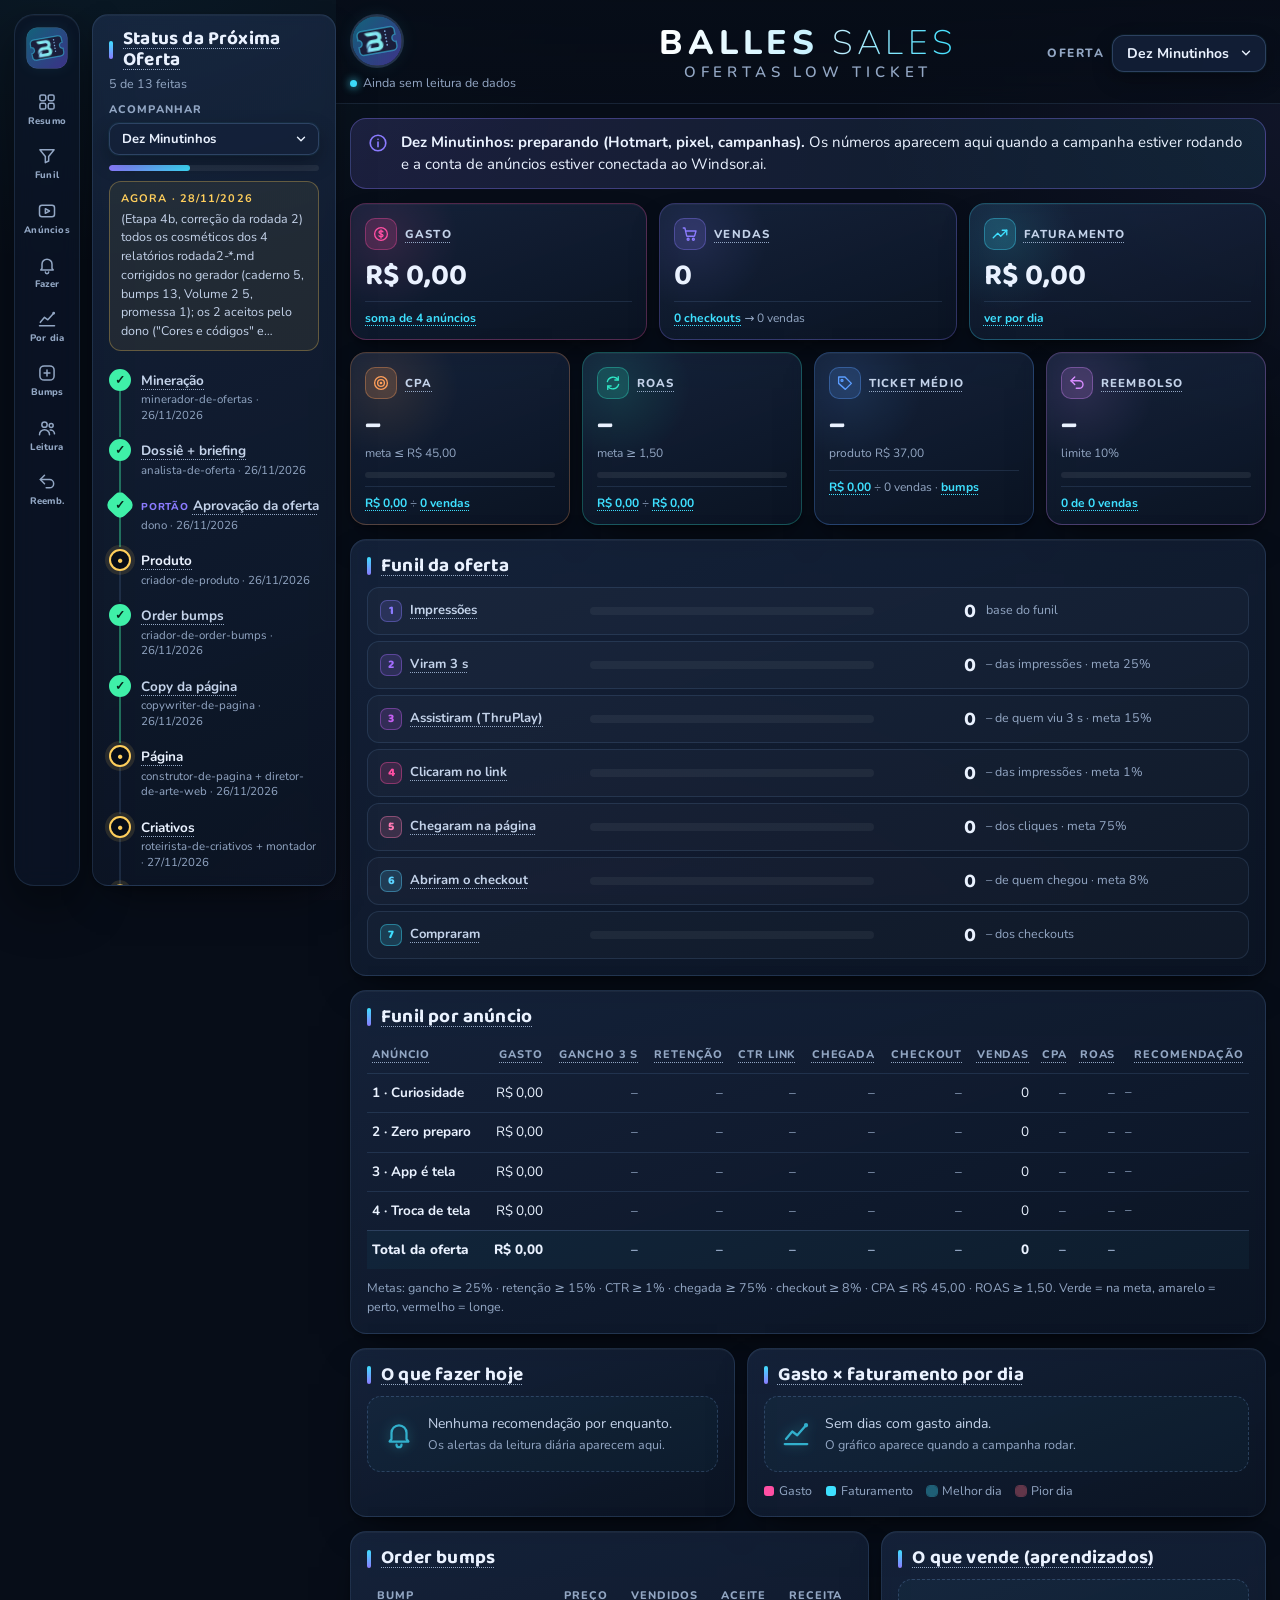
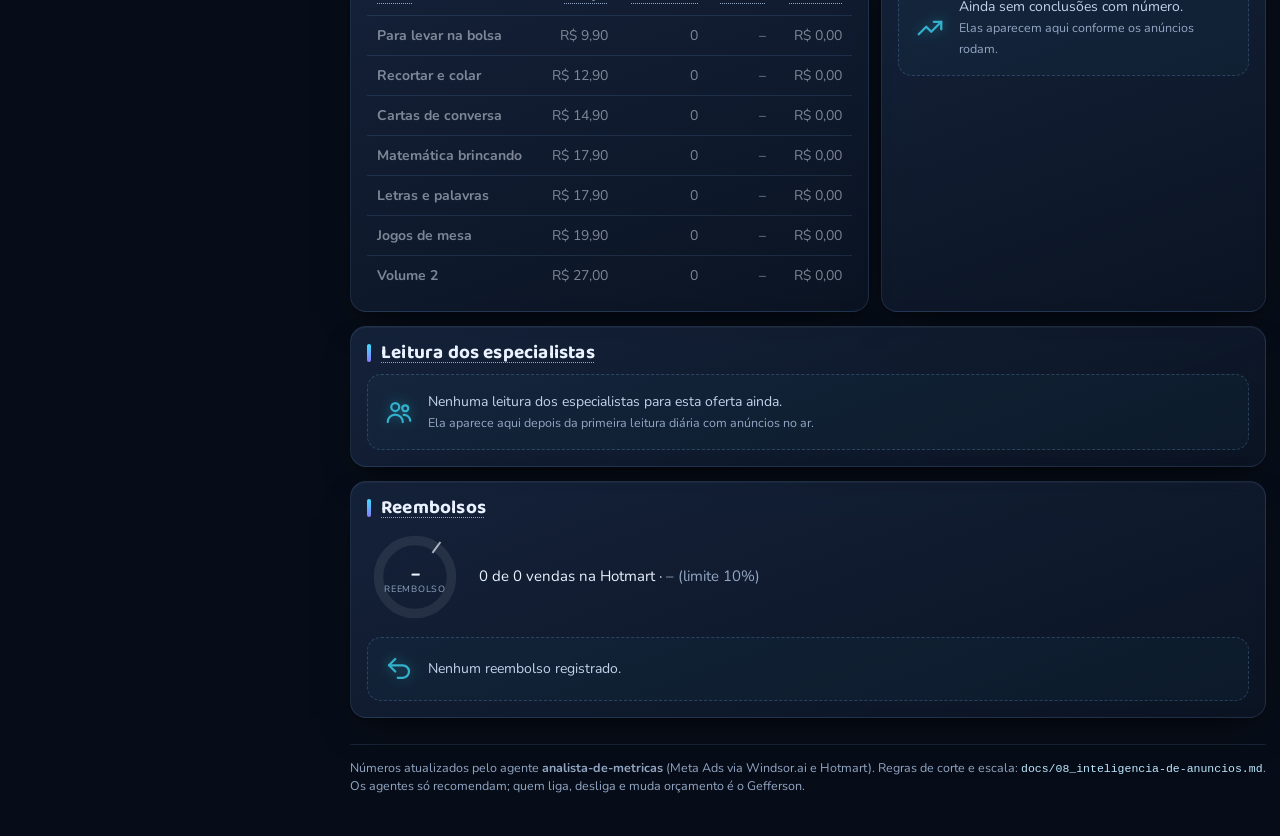
<file: painel/site/index.html>
<!doctype html>
<html lang="pt-BR">
<head>
<meta charset="utf-8">
<meta name="viewport" content="width=device-width, initial-scale=1, viewport-fit=cover">
<meta name="robots" content="noindex, nofollow">
<meta name="theme-color" content="#070d18">
<title>Balles Sales · Painel</title>
<link rel="icon" href="logo.svg" type="image/svg+xml">
<style>
@font-face{font-family:'Baloo 2';font-weight:400 800;font-display:swap;src:url('Baloo2.woff2') format('woff2')}
@font-face{font-family:'Nunito';font-weight:200 1000;font-display:swap;src:url('Nunito.woff2') format('woff2')}
/* tema escuro fixo (pedido do dono em 2026-11-27) · visual "dashboard premium" (2026-11-28) */
:root{color-scheme:dark;--bg:#070d18;--bg2:#0b1626;--glass:rgba(20,34,58,.55);--glass2:rgba(28,46,76,.5);--ink:#eaf2ff;--muted:#93a7c4;--line:rgba(140,190,255,.13);--line2:rgba(140,190,255,.22);
--cy:#3ee0ff;--mg:#ff4fa3;--vi:#8b7bff;--accent:var(--cy);
--ok:#3ff0a8;--okbg:rgba(63,240,168,.14);--warn:#ffcf5c;--warnbg:rgba(255,207,92,.15);--bad:#ff6f86;--badbg:rgba(255,111,134,.16);
--chart:var(--cy);--chart2:var(--mg);--r:16px}
*{box-sizing:border-box}
html{scroll-padding-top:120px;background:var(--bg)}
body{margin:0;min-height:100vh;color:var(--ink);font-family:'Nunito',system-ui,sans-serif;font-size:15px;line-height:1.5;padding:0 max(14px,env(safe-area-inset-right)) 40px max(14px,env(safe-area-inset-left));overflow-x:hidden;
background:radial-gradient(900px 600px at 8% -10%,rgba(62,224,255,.07),transparent 60%),radial-gradient(800px 600px at 105% 10%,rgba(139,123,255,.08),transparent 60%),radial-gradient(900px 700px at 50% 120%,rgba(255,79,163,.04),transparent 60%),var(--bg);background-attachment:fixed}
.wrap{max-width:1280px;margin:0 auto}
h1,h2,h3{font-family:'Baloo 2',system-ui,sans-serif;margin:0;line-height:1.1}
h2{font-size:19px;font-weight:700;margin-bottom:10px;display:flex;align-items:center;gap:10px;letter-spacing:.01em}
h2::before{content:"";flex:none;width:4px;height:18px;border-radius:3px;background:linear-gradient(var(--cy),var(--vi));}
h3{font-size:15px;font-weight:700;margin-bottom:8px;color:var(--cy);letter-spacing:.04em;text-transform:uppercase}
button{font:inherit;color:inherit}
code{font-size:.92em;color:#bfe9ff}
/* barra lateral de ícones (só em tela larga) */
.rail{display:none}
@media(min-width:1200px){
  body{padding-left:96px}
  .rail{display:flex;flex-direction:column;align-items:center;gap:6px;position:fixed;left:14px;top:14px;bottom:14px;width:66px;padding:12px 0;z-index:6;border-radius:20px;background:rgba(12,22,40,.7);border:1px solid var(--line);box-shadow:0 20px 50px rgba(0,0,0,.45),inset 0 1px 0 rgba(255,255,255,.04);backdrop-filter:blur(10px);-webkit-backdrop-filter:blur(10px)}
  .rail .lg{width:42px;height:42px;margin-bottom:10px;border-radius:12px;filter:drop-shadow(0 0 7px rgba(62,224,255,.07))}
  .rail a{display:flex;flex-direction:column;align-items:center;gap:2px;width:56px;padding:7px 0 5px;border-radius:12px;color:var(--muted);text-decoration:none;font-size:9.5px;font-weight:800;letter-spacing:.02em;transition:color .15s,background-color .15s}
  .rail a:hover,.rail a:focus-visible{color:var(--cy);background:rgba(62,224,255,.08);outline:none}
  .rail .ic{width:20px;height:20px}
  .atalhos{display:none!important}
}
.ic{width:18px;height:18px;fill:none;stroke:currentColor;stroke-width:1.8;stroke-linecap:round;stroke-linejoin:round;flex:none}
/* topo fixo */
.top{position:sticky;top:0;z-index:5;margin:0 -14px;padding:0 14px;background:linear-gradient(rgba(7,13,24,.92),rgba(7,13,24,.78));border-bottom:1px solid var(--line);backdrop-filter:blur(12px);-webkit-backdrop-filter:blur(12px)}
header{display:grid;grid-template-columns:auto minmax(0,1fr) auto;grid-template-areas:'mk tx sel' 'sub sub sub';align-items:center;gap:4px 14px;padding:14px 0 10px}
header>.mk{grid-area:mk}header>h1{grid-area:tx;min-width:0}header>.sub{grid-area:sub}header>.osel{grid-area:sel;justify-self:end}
@media(min-width:900px){header{grid-template-columns:minmax(0,1fr) auto minmax(0,1fr);grid-template-areas:'mk tx sel' 'sub tx sel';gap:2px 20px}
  header>.mk{align-self:end;justify-self:start}header>.sub{align-self:start}header>h1{justify-self:center;text-align:center}h1 .tx{align-items:center}}
h1{display:flex;align-items:center;gap:14px;font-family:'Nunito',system-ui,sans-serif;font-weight:200}
header .mk{width:clamp(40px,9vw,54px);height:auto;flex:none;filter:drop-shadow(0 0 8px rgba(62,224,255,.07))}
h1 .tx{display:flex;flex-direction:column;min-width:0}
h1 .t1 b{font-weight:800}
h1 .t1{font-size:clamp(22px,6vw,34px);letter-spacing:.14em;white-space:nowrap;text-transform:uppercase;line-height:1;background:linear-gradient(90deg,#fff,#bfefff 60%,var(--cy));-webkit-background-clip:text;background-clip:text;color:transparent}
h1 .t2{font-size:clamp(12px,3.2vw,15px);font-weight:600;letter-spacing:.32em;text-transform:uppercase;color:var(--muted);margin-top:4px}
header .sub{color:var(--muted);font-size:12.5px;margin-top:4px;display:flex;align-items:center;gap:6px}
header .sub::before{content:"";width:7px;height:7px;border-radius:50%;background:var(--cy);box-shadow:0 0 8px var(--cy)}
.osel{display:flex;align-items:center;gap:8px;font-size:12px;font-weight:800;letter-spacing:.12em;text-transform:uppercase;color:var(--muted)}
select{font:700 14px 'Nunito',system-ui,sans-serif;letter-spacing:0;text-transform:none;padding:8px 12px;border-radius:12px;border:1px solid var(--line2);background:rgba(20,34,58,.85);color:var(--ink);max-width:100%;box-shadow:0 0 0 1px rgba(62,224,255,.05),0 8px 20px rgba(0,0,0,.3)}
select:focus-visible{outline:2px solid var(--cy);outline-offset:2px}
select{color-scheme:dark}
select option{background:#0f1c33;color:var(--ink)}
/* lista de ofertas no estilo do painel (computador) */
.ofw{position:relative}
.ofb{display:none;align-items:center;gap:10px;font:700 14px 'Nunito',system-ui,sans-serif;letter-spacing:0;text-transform:none;padding:8px 12px 8px 14px;border-radius:12px;border:1px solid var(--line2);background:rgba(20,34,58,.85);color:var(--ink);cursor:pointer;box-shadow:0 0 0 1px rgba(62,224,255,.05),0 8px 20px rgba(0,0,0,.3);transition:border-color .15s,box-shadow .15s}
.ofb:hover{border-color:rgba(62,224,255,.5)}
.ofb:focus-visible,.ofb[aria-expanded="true"]{outline:none;border-color:var(--cy);box-shadow:0 0 0 1px var(--cy),0 0 18px rgba(62,224,255,.35)}
.ofb svg{width:14px;height:14px;flex:none;transition:transform .15s}
.ofb[aria-expanded="true"] svg{transform:rotate(180deg)}
.ofl{position:absolute;right:0;top:calc(100% + 8px);z-index:30;min-width:100%;max-width:min(320px,90vw);max-height:60vh;overflow:auto;margin:0;padding:6px;list-style:none;border-radius:14px;border:1px solid rgba(62,224,255,.35);background:linear-gradient(160deg,#18294a,#0e1a30);box-shadow:0 20px 50px rgba(0,0,0,.6),0 0 30px -8px rgba(62,224,255,.45);font:700 14px 'Nunito',system-ui,sans-serif;letter-spacing:0;text-transform:none;color:var(--ink)}
.ofl[hidden]{display:none}
.ofl li{display:flex;align-items:center;justify-content:space-between;gap:12px;padding:8px 10px;border-radius:9px;cursor:pointer;white-space:nowrap}
.ofl li.at{background:rgba(62,224,255,.12)}
.ofl li[aria-selected="true"]{color:var(--cy)}
.ofl li[aria-selected="true"]::after{content:"✓";font-weight:800}
.custom .ofb{display:inline-flex}
.custom select{position:absolute;width:1px;height:1px;opacity:0;pointer-events:none}
.atalhos{display:flex;gap:6px;overflow-x:auto;padding:0 0 10px;scrollbar-width:none}.atalhos::-webkit-scrollbar{display:none}
.atalhos a{flex:none;color:var(--muted);text-decoration:none;font-size:13px;font-weight:700;padding:5px 12px;border:1px solid var(--line);border-radius:999px;background:rgba(20,34,58,.5)}
.atalhos a:hover,.atalhos a:focus-visible{color:var(--ink);border-color:var(--cy);outline:none;box-shadow:0 0 12px rgba(62,224,255,.25)}
/* cartões de vidro */
.grid{display:grid;gap:12px;margin-top:14px}
.card{position:relative;background:linear-gradient(160deg,rgba(32,52,86,.55),rgba(14,24,42,.6));border:1px solid var(--line);border-radius:var(--r);padding:16px;min-width:0;box-shadow:0 1px 0 rgba(255,255,255,.04) inset,0 18px 40px -18px rgba(0,0,0,.7),0 2px 6px rgba(0,0,0,.25);backdrop-filter:blur(6px);-webkit-backdrop-filter:blur(6px);animation:sobe .5s cubic-bezier(.2,.7,.2,1) both}
.sec{margin-top:14px}
@keyframes sobe{from{opacity:0;transform:translateY(10px)}to{opacity:1;transform:none}}
/* KPIs */
.kpis{grid-template-columns:repeat(2,minmax(0,1fr))}
@media(max-width:619px){.kpi.big:nth-child(3){grid-column:span 2}}
@media(min-width:620px){.kpis{grid-template-columns:repeat(6,minmax(0,1fr))}.kpi{grid-column:span 3}.kpi.big{grid-column:span 2}}
@media(min-width:1000px){.kpis{grid-template-columns:repeat(12,minmax(0,1fr))}.kpi{grid-column:span 3}.kpi.big{grid-column:span 4}}
.kpi{--c:var(--cy);cursor:pointer;text-align:left;width:100%;overflow:hidden;padding:14px 14px 12px;border-color:color-mix(in srgb,var(--c) 28%,transparent);transition:transform .2s,border-color .2s,box-shadow .2s}
.kpi::before{content:"";position:absolute;left:-40px;top:-40px;width:150px;height:150px;border-radius:50%;background:radial-gradient(circle,color-mix(in srgb,var(--c) 38%,transparent),transparent 68%);pointer-events:none;opacity:.3}
.kpi>*{position:relative}
.kpi:hover,.kpi:focus-visible{outline:none;transform:translateY(-2px);border-color:color-mix(in srgb,var(--c) 60%,transparent);box-shadow:0 0 0 1px color-mix(in srgb,var(--c) 25%,transparent),0 18px 40px -16px color-mix(in srgb,var(--c) 45%,transparent)}
.kh{display:flex;align-items:center;gap:8px;min-width:0}
.kb{width:32px;height:32px;border-radius:10px;display:grid;place-items:center;flex:none;color:var(--c);background:color-mix(in srgb,var(--c) 16%,transparent);border:1px solid color-mix(in srgb,var(--c) 35%,transparent);}
.kpi .l{color:#c4d3ea;font-size:11.5px;font-weight:800;letter-spacing:.1em;text-transform:uppercase;min-width:0;overflow-wrap:anywhere;line-height:1.25}
.kpi .v{font-family:'Baloo 2';font-weight:700;font-size:clamp(22px,6vw,30px);font-variant-numeric:tabular-nums;line-height:1.1;margin-top:10px;overflow-wrap:anywhere}
.kpi .v .pill{padding:0 10px;border-radius:10px;text-shadow:none}
.kpi .m{font-size:12px;color:var(--muted);margin-top:2px}
.tr{font-size:12px;font-weight:800;color:var(--c);margin-top:2px}.tr span{color:var(--muted);font-weight:600}
.kpi .f{font-size:12px;color:var(--muted);margin-top:8px;border-top:1px solid var(--line);padding-top:7px}
.sp{position:relative;height:34px;margin-top:8px}
.sp svg{display:block;width:100%;height:100%;overflow:visible;color:var(--c)}
.sp .dot{position:absolute;right:-3px;width:8px;height:8px;margin-top:-4px;border-radius:50%;background:var(--c);box-shadow:0 0 0 3px color-mix(in srgb,var(--c) 25%,transparent),0 0 10px var(--c)}
.mb{margin-top:10px}
.mb .tk{height:6px;border-radius:4px;background:rgba(255,255,255,.07);overflow:hidden}
.mb i{display:block;height:100%;border-radius:4px;background:var(--muted)}
.mb i.ok{background:linear-gradient(90deg,#1fb07c,var(--ok));}.mb i.warn{background:linear-gradient(90deg,#c9952a,var(--warn));}.mb i.bad{background:linear-gradient(90deg,#b8304f,var(--bad))}
.mb span{display:none}
.two{grid-template-columns:minmax(0,1fr)}
@media(min-width:900px){.two{grid-template-columns:minmax(0,1fr) minmax(0,1.35fr)}.two.b{grid-template-columns:minmax(0,1.35fr) minmax(0,1fr)}}
/* funil em etapas */
.etapas{display:grid;gap:6px;grid-template-columns:minmax(0,1fr)}
.et{--c:var(--cy);background:rgba(255,255,255,.025);border:1px solid var(--line);border-radius:12px;padding:10px 12px;cursor:pointer;text-align:left;width:100%;display:grid;grid-template-columns:minmax(0,1fr) auto;grid-template-areas:"n q" "bar bar" "tx tx";gap:6px 10px;align-items:center;transition:border-color .15s,background-color .15s}
@media(min-width:760px){.et{grid-template-columns:200px minmax(0,1fr) 92px minmax(0,250px);grid-template-areas:"n bar q tx";padding:8px 12px}}
.et:hover,.et:focus-visible{border-color:color-mix(in srgb,var(--c) 60%,transparent);background:color-mix(in srgb,var(--c) 7%,transparent);outline:none}
.et .n{grid-area:n;font-size:13px;color:#c4d3ea;font-weight:700;display:flex;align-items:center;gap:8px;min-width:0}
.et .st{flex:none;width:22px;height:22px;border-radius:7px;display:grid;place-items:center;font:800 12px 'Baloo 2';color:var(--c);background:color-mix(in srgb,var(--c) 16%,transparent);border:1px solid color-mix(in srgb,var(--c) 40%,transparent)}
.et .q{grid-area:q;font-family:'Baloo 2';font-weight:700;font-size:20px;font-variant-numeric:tabular-nums;text-align:right}
.et .tx{grid-area:tx;font-size:12.5px}
.et .bar{grid-area:bar}
.bar{height:8px;border-radius:6px;background:rgba(255,255,255,.05);width:100%;overflow:hidden;display:flex;justify-content:center}
.bar i{display:block;height:100%;border-radius:7px;background:linear-gradient(90deg,color-mix(in srgb,var(--c) 55%,transparent),var(--c),color-mix(in srgb,var(--c) 55%,transparent));box-shadow:0 0 6px color-mix(in srgb,var(--c) 50%,transparent)}
/* tabelas: viram cartões no celular */
table{border-collapse:collapse;width:100%;font-size:14px;font-variant-numeric:tabular-nums}
th,td{padding:9px 10px;border-top:1px solid var(--line);text-align:right;white-space:nowrap}
th:first-child,td:first-child{text-align:left}
thead th{border-top:0;font-size:11px;font-weight:800;text-transform:uppercase;letter-spacing:.08em;color:var(--muted);padding-bottom:10px}
tbody td:first-child{font-weight:700}
tr.zero td{opacity:.5}
tfoot td{font-weight:800;border-top:1px solid var(--line2);background:rgba(62,224,255,.04)}
td.rec{text-align:left;white-space:normal;min-width:170px;color:#c4d3ea;font-size:13px}
tbody tr.ad{cursor:pointer;transition:background-color .15s}tbody tr.ad:hover td{background:rgba(62,224,255,.05)}
tr.sel td{background:rgba(62,224,255,.1)}
tr.sel td:first-child{box-shadow:inset 3px 0 0 var(--cy)}
.cv{display:inline-flex;flex-direction:column;align-items:flex-end;min-width:84px}
.db{display:block;position:relative;width:100%;min-width:70px;height:4px;border-radius:3px;background:rgba(255,255,255,.07);margin-top:5px}
.db i{position:absolute;left:0;top:0;bottom:0;border-radius:3px;background:var(--muted)}
.db i.ok{background:var(--ok);box-shadow:0 0 8px var(--ok)}.db i.warn{background:var(--warn);box-shadow:0 0 8px var(--warn)}.db i.bad{background:var(--bad);box-shadow:0 0 8px var(--bad)}.db i.cy{background:linear-gradient(90deg,var(--vi),var(--cy));box-shadow:0 0 8px rgba(62,224,255,.6)}
.db.m::after{content:"";position:absolute;left:50%;top:-3px;bottom:-3px;width:1.5px;background:rgba(234,242,255,.55);border-radius:1px}
.frac{display:block;font-size:11.5px;color:var(--muted);font-weight:400}
@media(min-width:900px){.frac{display:none}}
@media(max-width:899px){
  table.cards thead{display:none}
  table.cards,table.cards tbody,table.cards tfoot,table.cards tr,table.cards td{display:block;width:100%}
  table.cards tr{border:1px solid var(--line);border-radius:14px;padding:6px 12px;margin-bottom:10px;background:rgba(255,255,255,.03)}
  table.cards tr.sel{border-color:var(--cy);box-shadow:0 0 18px rgba(62,224,255,.2)}
  table.cards tfoot tr{border-color:var(--line2);background:rgba(62,224,255,.05)}
  table.cards td{border:0;display:flex;justify-content:space-between;align-items:baseline;gap:12px;padding:5px 0;white-space:normal;text-align:right;background:none}
  table.cards td::before{content:attr(data-label);color:var(--muted);font-size:13px;font-weight:700;text-align:left;flex:none}
  table.cards td:first-child{font-family:'Baloo 2';font-weight:700;font-size:16px;border-bottom:1px solid var(--line);padding-bottom:6px;margin-bottom:2px}
  table.cards td:first-child::before{display:none}
  table.cards td.rec{display:block;text-align:left}table.cards td.rec::before{display:block;margin-bottom:2px}
  tr.sel td,tr.sel td:first-child{background:none;box-shadow:none}
  table.cards .cv{flex-direction:row;flex-wrap:wrap;justify-content:flex-end;align-items:baseline}
  table.cards .frac{display:inline;margin-left:8px}
  #t-anuncios td[data-col=gancho],#t-anuncios td[data-col=retencao],#t-anuncios td[data-col=ctr],#t-anuncios td[data-col=chegada],#t-anuncios td[data-col=checkout]{display:none}
  #t-anuncios td.rec:has(.na),#t-anuncios tfoot td.rec{display:none}
  #s-bumps td[data-label="Preço"]{display:none}
  #s-bumps tbody tr{display:grid;grid-template-columns:minmax(0,1fr) auto auto;gap:4px 14px;align-items:center;padding:8px 12px;margin-bottom:6px}
  #s-bumps tbody td{padding:0;border:0;margin:0;font-size:14px}
  #s-bumps tbody td::before{display:none}
  #s-bumps tbody td:first-child{font-family:'Nunito',sans-serif;font-size:14px;font-weight:700;border:0;padding:0;margin:0}
  #s-bumps td[data-label="Vendidos"]{display:none}
  #s-bumps .frac{display:none}
  #metas{display:none}
  table.cards td:first-child{display:flex;justify-content:space-between;align-items:center}
  #t-anuncios tbody td:first-child::after{content:"ver funil ›";font:700 12px 'Nunito',sans-serif;color:var(--cy)}
}
.pill{display:inline-block;border-radius:999px;padding:1px 9px;font-weight:800}
.ok{background:var(--okbg);color:var(--ok)}.warn{background:var(--warnbg);color:var(--warn)}.bad{background:var(--badbg);color:var(--bad)}.na{color:var(--muted)}
.pill.ok{box-shadow:inset 0 0 0 1px rgba(63,240,168,.3)}.pill.warn{box-shadow:inset 0 0 0 1px rgba(255,207,92,.3)}.pill.bad{box-shadow:inset 0 0 0 1px rgba(255,111,134,.35)}
.alert{position:relative;border:1px solid rgba(255,207,92,.28);background:linear-gradient(90deg,var(--warnbg),rgba(255,207,92,.03));border-radius:12px;padding:10px 12px 10px 16px;margin-bottom:8px;overflow-wrap:anywhere}
.alert::before{content:"";position:absolute;left:0;top:8px;bottom:8px;width:3px;border-radius:3px;background:var(--warn)}
.alert.bad{border-color:rgba(255,111,134,.3);background:linear-gradient(90deg,var(--badbg),rgba(255,111,134,.03))}.alert.bad::before{background:var(--bad)}
.alert.ok{border-color:rgba(63,240,168,.28);background:linear-gradient(90deg,var(--okbg),rgba(63,240,168,.03))}.alert.ok::before{background:var(--ok)}
.alert b{display:block}
.empty{color:var(--muted);font-style:italic}
.vazio{display:flex;align-items:center;gap:14px;padding:16px;border:1px dashed var(--line2);border-radius:14px;background:rgba(62,224,255,.03);color:var(--muted);margin:0}
.vazio .ic{width:30px;height:30px;color:var(--cy);opacity:.75;filter:drop-shadow(0 0 6px rgba(62,224,255,.5))}
.vazio p{margin:0;font-size:14px;color:#c4d3ea}.vazio p span{color:var(--muted);font-size:12.5px}
.banner{margin-top:14px;border:1px solid rgba(139,123,255,.35);border-radius:var(--r);padding:12px 16px;background:linear-gradient(100deg,rgba(139,123,255,.16),rgba(62,224,255,.08));display:flex;gap:12px;align-items:flex-start}
.banner .ic{color:var(--vi);width:22px;height:22px;margin-top:1px}
.filtro{margin-top:14px;display:flex;flex-wrap:wrap;align-items:center;gap:8px 12px;border:1px solid rgba(62,224,255,.45);border-radius:var(--r);padding:10px 14px;background:linear-gradient(100deg,rgba(62,224,255,.14),rgba(62,224,255,.04));box-shadow:0 0 24px -8px rgba(62,224,255,.5)}
.btn{background:rgba(20,34,58,.85);border:1px solid var(--line2);border-radius:999px;padding:5px 14px;cursor:pointer;font-size:13px;font-weight:700}
.btn:hover,.btn:focus-visible{border-color:var(--cy);outline:none}
.lk{background:none;border:0;padding:0;color:var(--cy);cursor:pointer;text-decoration:underline dotted;text-underline-offset:3px;font-weight:700}
.legend{display:flex;flex-wrap:wrap;gap:6px 14px;font-size:12.5px;color:var(--muted);margin-top:10px}
.legend i{display:inline-block;width:10px;height:10px;border-radius:3px;margin-right:5px;vertical-align:-1px}
.dica{font-size:12.5px;color:var(--muted);margin:-4px 0 12px}
/* gráfico */
#grafico{min-height:60px}
#grafico svg{display:block;overflow:visible}
svg text{fill:var(--muted);font-size:11px;font-family:'Nunito'}
svg .vl{fill:#dff8ff;font-weight:800;font-size:11px;paint-order:stroke;stroke:#0b1626;stroke-width:3px}
svg .bx{font-weight:800;font-size:11px}
.ln-f{filter:drop-shadow(0 0 6px rgba(62,224,255,.8))}.ln-g{filter:drop-shadow(0 0 5px rgba(255,79,163,.7))}
.dia{cursor:pointer}
.gtip{min-height:22px;font-size:13px;margin-top:8px;padding:6px 10px;border-radius:10px;background:rgba(255,255,255,.04);border:1px solid var(--line)}
.gtip:empty{display:none}
ul.ap{margin:0;padding:0;list-style:none}ul.ap li{margin:0 0 8px;padding:8px 10px 8px 26px;position:relative;border-radius:10px;background:rgba(255,255,255,.03);overflow-wrap:anywhere}
ul.ap li::before{content:"";position:absolute;left:10px;top:15px;width:7px;height:7px;border-radius:50%;background:var(--cy);box-shadow:0 0 8px var(--cy)}
.esp{display:grid;gap:12px;grid-template-columns:repeat(auto-fit,minmax(min(240px,100%),1fr))}
.esp>div{padding:12px;border-radius:12px;background:rgba(255,255,255,.03);border:1px solid var(--line)}
.dg{border-top:1px solid var(--line);padding:8px 0}.dg:first-of-type{border-top:0;padding-top:0}
.dg p{margin:0 0 4px;overflow-wrap:anywhere}.dg .meta{font-size:12.5px;color:var(--muted)}
.rb{display:flex;align-items:center;gap:16px;flex-wrap:wrap;margin-bottom:12px}
.rb p{margin:0;flex:1 1 200px}
.don{flex:none;width:96px;height:96px}
.don .c{font:700 18px 'Baloo 2';fill:var(--ink)}.don .s{font-size:9.5px;letter-spacing:.08em}
/* destaque quando um número leva a outro */
@keyframes pisca{0%,100%{box-shadow:none}30%{box-shadow:0 0 0 2px var(--cy),0 0 18px rgba(62,224,255,.5)}}
.hl{animation:pisca 1.6s ease 2;border-radius:6px}
td.hl,th.hl{background:rgba(62,224,255,.16)!important}
/* janelinha de ajuda nos títulos */
[data-ajuda]{cursor:help;text-decoration:underline dotted var(--muted);text-decoration-thickness:1px;text-underline-offset:4px}
[data-ajuda]:focus-visible{outline:2px solid var(--cy);outline-offset:2px;border-radius:4px}
#tip{position:fixed;z-index:20;max-width:min(320px,calc(100vw - 24px));background:linear-gradient(160deg,#18294a,#0e1a30);color:var(--ink);border:1px solid rgba(62,224,255,.35);border-radius:14px;padding:14px 16px;box-shadow:0 20px 50px rgba(0,0,0,.6),0 0 30px -8px rgba(62,224,255,.45);font-size:14px;line-height:1.45;display:none;text-align:left;white-space:normal}
#tip.on{display:block}
#tip h4{margin:0 0 6px;font-family:'Baloo 2',system-ui,sans-serif;font-size:16px;font-weight:700;color:var(--cy)}
#tip p{margin:0}#tip .fm{margin-top:8px;font-size:13px;color:#a9bcd8}
#tip .lk{display:inline-block;margin-top:10px;text-align:left}
@media(max-width:619px){
  html{scroll-padding-top:100px}
  header{flex-wrap:nowrap;align-items:center;padding:10px 0 8px}
  h1 .t1{font-size:clamp(15px,4.6vw,20px);letter-spacing:.07em}header .ofb{max-width:40vw;text-align:left;line-height:1.2}header{column-gap:10px}header .mk{width:36px}
  h1 .t2{font-size:clamp(8.5px,2.6vw,11px);letter-spacing:clamp(.1em,.6vw,.22em);margin-top:3px;white-space:nowrap}
  header .sub{font-size:11.5px;margin-top:3px}
  .osel{font-size:0;gap:0}
  select{padding:7px 10px;font-size:13.5px;max-width:48vw}
  .atalhos{padding-bottom:8px}.atalhos a{padding:4px 10px;font-size:12.5px}
}
/* coluna "Etapas da oferta": fixa à esquerda em tela larga, cartão que abre e fecha no resto */
.esteira{padding:0}
.esteira>summary{list-style:none;cursor:pointer;padding:14px 16px;display:flex;flex-wrap:wrap;align-items:center;gap:4px 12px}
.esteira>summary::-webkit-details-marker{display:none}
.esteira>summary h2{margin:0}
.esteira>summary::after{content:"";margin-left:auto;width:9px;height:9px;border-right:2px solid var(--muted);border-bottom:2px solid var(--muted);transform:rotate(45deg);transition:transform .15s}
.esteira[open]>summary::after{transform:rotate(225deg)}
.et-res{font-size:12.5px;color:var(--muted);flex-basis:100%;order:1}
.esteira>summary::after{order:0}
@media(min-width:1200px){.et-res .ag{display:none}}
.et-in{padding:0 16px 14px}
.et-sel{display:flex;flex-direction:column;align-items:stretch;gap:5px;margin:0 0 10px}
.et-sel label{font-size:11px;font-weight:800;letter-spacing:.1em;text-transform:uppercase;color:var(--muted)}
.et-sel .ofw{flex:1;min-width:0}
#et-of{width:100%;max-width:100%;padding:6px 10px;font-size:13px;border-radius:10px}
.et-sel .ofb{width:100%;justify-content:space-between;padding:6px 10px 6px 12px;font-size:13px;border-radius:10px}
.et-sel .ofb>span{min-width:0;overflow:hidden;text-overflow:ellipsis;white-space:nowrap}
.et-sel .ofl{left:0;right:0;min-width:0;max-width:none;font-size:13px}
.et-sel .ofl li{white-space:normal}
.et-prog{height:6px;border-radius:4px;background:rgba(255,255,255,.07);overflow:hidden;margin:2px 0 6px}
.et-prog i{display:block;height:100%;border-radius:4px;background:linear-gradient(90deg,var(--vi),var(--cy))}
.et-agora{border:1px solid rgba(255,207,92,.3);background:rgba(255,207,92,.07);border-radius:12px;padding:9px 11px;margin:10px 0 12px;font-size:12.5px;color:#c4d3ea;overflow-wrap:anywhere}
.et-agora b{display:block;color:var(--warn);font-size:11px;letter-spacing:.1em;text-transform:uppercase;margin-bottom:2px}
ol.ck{list-style:none;margin:0;padding:0;position:relative}
ol.ck li{position:relative;display:grid;grid-template-columns:22px minmax(0,1fr);gap:10px;padding:6px 0 10px}
ol.ck li:not(:last-child)::before{content:"";position:absolute;left:10px;top:28px;bottom:-4px;width:2px;background:var(--line)}
ol.ck li.feito:not(:last-child)::before{background:rgba(63,240,168,.4)}
.mk{width:22px;height:22px;border-radius:50%;display:grid;place-items:center;font:800 12px 'Nunito',sans-serif;border:2px solid var(--line2);color:var(--muted);background:var(--bg);position:relative;z-index:1}
li.portao .mk{border-radius:7px;transform:rotate(45deg)}li.portao .mk>span{transform:rotate(-45deg)}
li.feito .mk{border-color:var(--ok);background:var(--ok);color:#06231a}
li.andamento .mk{border-color:var(--warn);color:var(--warn);box-shadow:0 0 0 4px rgba(255,207,92,.12)}
li.bloqueado .mk{border-color:var(--bad);color:var(--bad)}
ol.ck .nm{font-size:13.5px;font-weight:700;line-height:1.3;color:var(--ink)}
li.pendente .nm{color:var(--muted)}
li.feito .nm{color:#c4d3ea}
ol.ck small{display:block;font-size:11.5px;color:var(--muted);line-height:1.35;margin-top:1px}
ol.ck .tag{display:inline-block;font-size:10px;font-weight:800;letter-spacing:.08em;text-transform:uppercase;color:var(--vi);margin-right:4px}
.et-fonte{font-size:11px;color:var(--muted);margin-top:4px}
@media(min-width:1200px){
  body{padding-left:370px}
  .esteira{position:fixed;left:92px;top:14px;bottom:14px;width:262px;margin:0;overflow:auto;z-index:6;scrollbar-width:thin}
  .esteira>summary{cursor:default;padding-bottom:8px}.esteira>summary::after{display:none}
  #t-anuncios th,#t-anuncios td{padding-left:7px;padding-right:7px}#t-anuncios thead th{white-space:normal}
  #t-anuncios .cv{min-width:0}#t-anuncios td.rec{min-width:140px}
}
@media(min-width:900px){#s-anuncios{overflow-x:auto}}
@media(min-width:1200px) and (max-width:1439px){
  body{padding-left:350px}.esteira{width:244px}
  #t-anuncios{font-size:13.5px}#t-anuncios th,#t-anuncios td{padding-left:5px;padding-right:5px}#t-anuncios td.rec{min-width:110px}
  #t-anuncios .pill{padding:1px 7px}
}
footer{margin-top:26px;color:var(--muted);font-size:12.5px;overflow-wrap:anywhere;padding-top:14px;border-top:1px solid var(--line)}
@media(prefers-reduced-motion:reduce){*,*::before,*::after{animation:none!important;transition:none!important}.kpi:hover,.kpi:focus-visible{transform:none}}
</style>
</head>
<body>
<aside class="rail" id="rail" aria-label="Atalhos"></aside>
<div class="wrap">
  <div class="top">
    <header>
      <img class="mk" src="logo.svg" alt="" width="54" height="54"><h1><span class="tx"><span class="t1"><b>Balles</b> Sales</span><span class="t2">Ofertas low ticket</span></span></h1><div class="sub" id="atualizado">carregando…</div>
      <div class="osel"><span id="ofr">Oferta</span><div class="ofw" id="ofw"><select id="oferta" aria-labelledby="ofr"></select></div></div>
    </header>
    <nav class="atalhos" aria-label="Seções">
      <a href="#resumo">Resumo</a><a href="#s-funil">Funil</a><a href="#s-anuncios">Anúncios</a><a href="#s-alertas">O que fazer</a><a href="#s-grafico">Por dia</a><a href="#s-bumps">Bumps</a><a href="#s-esp">Especialistas</a><a href="#s-reembolsos">Reembolsos</a>
    </nav>
  </div>
  <div id="banner"></div>
  <div id="filtro"></div>
  <details class="card sec esteira" id="s-etapas"><summary><h2 data-ajuda="s-etapas">Status da Próxima Oferta</h2><span class="et-res" id="et-res"></span></summary><div class="et-in"><div class="et-sel"><label for="et-of" id="etr">Acompanhar</label><div class="ofw" id="etw"><select id="et-of" aria-labelledby="etr"></select></div></div><div id="etapas-of"></div></div></details>
  <div class="grid kpis" id="resumo"></div>
  <div class="card sec" id="s-funil"><h2 id="t-funil" data-ajuda="s-funil">Funil da oferta</h2>
    <div class="etapas" id="etapas"></div></div>
  <div class="card sec" id="s-anuncios"><h2 data-ajuda="s-anuncios">Funil por anúncio</h2>
    <table class="cards" id="t-anuncios"><thead><tr><th data-ajuda="anuncio">Anúncio</th><th data-col="gasto" data-ajuda="gasto">Gasto</th><th data-col="gancho" data-ajuda="gancho">Gancho 3 s</th><th data-col="retencao" data-ajuda="retencao">Retenção</th><th data-col="ctr" data-ajuda="ctr">CTR link</th><th data-col="chegada" data-ajuda="chegada">Chegada</th><th data-col="checkout" data-ajuda="checkout">Checkout</th><th data-col="vendas" data-ajuda="vendas">Vendas</th><th data-col="cpa" data-ajuda="cpa">CPA</th><th data-col="roas" data-ajuda="roas">ROAS</th><th data-ajuda="recomendacao">Recomendação</th></tr></thead><tbody id="funil"></tbody><tfoot id="funil-total"></tfoot></table>
    <div class="legend" id="metas"></div>
  </div>
  <div class="grid two">
    <div class="card" id="s-alertas"><h2 data-ajuda="s-alertas">O que fazer hoje</h2><div id="alertas"></div></div>
    <div class="card" id="s-grafico"><h2 data-ajuda="s-grafico">Gasto × faturamento por dia</h2><div id="grafico"></div><div class="gtip" id="gtip"></div>
      <div class="legend"><span><i style="background:var(--chart2)"></i>Gasto</span><span><i style="background:var(--chart)"></i>Faturamento</span><span><i style="background:var(--cy);opacity:.35;outline:1px solid var(--cy)"></i>Melhor dia</span><span><i style="background:var(--bad);opacity:.35;outline:1px solid var(--bad)"></i>Pior dia</span></div></div>
  </div>
  <div class="grid two b">
    <div class="card" id="s-bumps"><h2 data-ajuda="s-bumps">Order bumps</h2><table class="cards"><thead><tr><th data-ajuda="bump">Bump</th><th data-ajuda="preco-bump">Preço</th><th data-ajuda="vendidos">Vendidos</th><th data-ajuda="aceite">Aceite</th><th data-ajuda="receita">Receita</th></tr></thead><tbody id="bumps"></tbody></table></div>
    <div class="card" id="s-aprendizados"><h2 data-ajuda="s-aprendizados">O que vende (aprendizados)</h2><div id="aprendizados"></div></div>
  </div>
  <div class="card sec" id="s-esp"><h2 data-ajuda="s-esp">Leitura dos especialistas</h2><div id="diagnosticos"></div></div>
  <div class="card sec" id="s-reembolsos"><h2 data-ajuda="s-reembolsos">Reembolsos</h2><div id="reembolsos"></div></div>
  <footer>Números atualizados pelo agente <b>analista-de-metricas</b> (Meta Ads via Windsor.ai e Hotmart). Regras de corte e escala: <code>docs/08_inteligencia-de-anuncios.md</code>. Os agentes só recomendam; quem liga, desliga e muda orçamento é o Gefferson.</footer>
</div>
<script>
const R=v=>'R$ '+(v||0).toLocaleString('pt-BR',{minimumFractionDigits:2,maximumFractionDigits:2});
const N=v=>(v||0).toLocaleString('pt-BR');
const P=v=>v==null?'–':v.toLocaleString('pt-BR',{maximumFractionDigits:1})+'%';
const div=(a,b)=>b>0?a/b:null;
const pct=(a,b)=>{const x=div(a,b);return x==null?null:x*100};
const X=v=>v.toLocaleString('pt-BR',{minimumFractionDigits:2,maximumFractionDigits:2});
const H=t=>String(t==null?'':t).replace(/[&<>"]/g,c=>({'&':'&amp;','<':'&lt;','>':'&gt;','"':'&quot;'}[c]));
const $=id=>document.getElementById(id);
const K=v=>{v=v||0;return Math.abs(v)>=1000?(v/1000).toLocaleString('pt-BR',{maximumFractionDigits:1})+' mil':Math.round(v).toLocaleString('pt-BR')};
function cor(v,meta,menorMelhor){if(v==null||meta==null)return 'na';if(menorMelhor)return v<=meta?'ok':v<=meta*1.3?'warn':'bad';return v>=meta?'ok':v>=meta*.7?'warn':'bad'}
function pill(txt,c){return c==='na'?'<span class="na">'+txt+'</span>':'<span class="pill '+c+'">'+txt+'</span>'}
/* ícones (traço, 24×24) */
const ICO={
 gasto:'<circle cx="12" cy="12" r="8.5"/><path d="M14.6 9.2c-.4-.8-1.4-1.3-2.6-1.3-1.5 0-2.6.7-2.6 1.8 0 2.6 5.3 1.4 5.3 4.2 0 1.1-1.2 1.9-2.7 1.9-1.3 0-2.3-.5-2.7-1.4M12 6.5v11"/>',
 vendas:'<path d="M3 4h2.2l2.3 10.3a1 1 0 0 0 1 .7h8.7a1 1 0 0 0 1-.7L20 8H6.3"/><circle cx="9.5" cy="19" r="1.3"/><circle cx="16.5" cy="19" r="1.3"/>',
 faturamento:'<path d="M3 17l6-6 4 4 8-8"/><path d="M15 7h6v6"/>',
 cpa:'<circle cx="12" cy="12" r="8.5"/><circle cx="12" cy="12" r="4.5"/><circle cx="12" cy="12" r=".9"/>',
 roas:'<path d="M4.5 10A8 8 0 0 1 19 8M19.5 14A8 8 0 0 1 5 16"/><path d="M19 3.5V8h-4.5M5 20.5V16h4.5"/>',
 ticket:'<path d="M3.5 12.5V4h8.5l8.5 8.5-8 8z"/><circle cx="8" cy="8.5" r="1.3"/>',
 reembolso:'<path d="M9 14L4 9l5-5"/><path d="M4 9h11a5 5 0 0 1 0 10h-4"/>',
 resumo:'<rect x="3.5" y="3.5" width="7" height="7" rx="2"/><rect x="13.5" y="3.5" width="7" height="7" rx="2"/><rect x="3.5" y="13.5" width="7" height="7" rx="2"/><rect x="13.5" y="13.5" width="7" height="7" rx="2"/>',
 funil:'<path d="M3.5 4.5h17l-6.5 8v5.5l-4 2v-7.5z"/>',
 anuncios:'<rect x="3" y="5" width="18" height="14" rx="3"/><path d="M10 9.2l5 2.8-5 2.8z"/>',
 alertas:'<path d="M6 16v-5a6 6 0 0 1 12 0v5l1.5 2h-15z"/><path d="M10 20.5a2 2 0 0 0 4 0"/>',
 grafico:'<path d="M3 20h18"/><path d="M4 16l5-6 4 3 7-8"/><circle cx="20" cy="5" r=".8"/>',
 bumps:'<rect x="3.5" y="3.5" width="17" height="17" rx="5"/><path d="M12 8.5v7M8.5 12h7"/>',
 esp:'<circle cx="9" cy="8" r="3.2"/><path d="M3 20a6 6 0 0 1 12 0"/><circle cx="17" cy="9" r="2.4"/><path d="M15.8 14.3A5 5 0 0 1 21 19"/>',
 info:'<circle cx="12" cy="12" r="8.5"/><path d="M12 11v5M12 8h.01"/>'};
const ic=k=>'<svg class="ic" viewBox="0 0 24 24" aria-hidden="true">'+ICO[k]+'</svg>';
$('rail').innerHTML='<img class="lg" src="logo.svg" alt="" aria-hidden="true">'+[['resumo','Resumo'],['s-funil','Funil','funil'],['s-anuncios','Anúncios','anuncios'],['s-alertas','Fazer','alertas'],['s-grafico','Por dia','grafico'],['s-bumps','Bumps','bumps'],['s-esp','Leitura','esp'],['s-reembolsos','Reemb.','reembolso']].map(a=>'<a href="#'+a[0]+'" title="'+a[1]+'">'+ic(a[2]||a[0])+a[1]+'</a>').join('');
/* link entre números: data-go="#id" rola até lá; data-col="x" acende a coluna x dos anúncios */
const lk=(txt,go,col)=>'<button type="button" class="lk" data-go="'+go+'"'+(col?' data-col-go="'+col+'"':'')+'>'+txt+'</button>';
/* rolagem suave só nos nossos links (não no CSS), e nunca com movimento reduzido */
const calmo=matchMedia('(prefers-reduced-motion: reduce)'),rola=el=>el.scrollIntoView({block:'start',behavior:calmo.matches?'auto':'smooth'});
document.addEventListener('click',e=>{const a=e.target.closest('a[href^="#"]');const el=a&&document.querySelector(a.getAttribute('href'));if(el){e.preventDefault();rola(el);history.replaceState(null,'',a.getAttribute('href'))}});
function ir(go,col){const el=document.querySelector(go);if(!el)return;rola(el);
  const alvos=col?document.querySelectorAll('#t-anuncios [data-col="'+col+'"]'):[el];
  alvos.forEach(a=>{a.classList.remove('hl');void a.offsetWidth;a.classList.add('hl')});
  setTimeout(()=>alvos.forEach(a=>a.classList.remove('hl')),3400)}
document.addEventListener('click',e=>{const b=e.target.closest('[data-go]');if(b){e.preventDefault();e.stopPropagation();ir(b.dataset.go,b.dataset.colGo);return}
  const tr=e.target.closest('tr.ad');if(tr){selecionar(+tr.dataset.i)}});
document.addEventListener('keydown',e=>{if((e.key==='Enter'||e.key===' ')&&e.target.matches('tr.ad')){e.preventDefault();selecionar(+e.target.dataset.i)}});

let D,OI=0,SEL=null,ESI=0;
const CAMPOS=['gasto','impressoes','v3s','thruplay','cliques','lp','checkouts','vendas','faturamento'];
function soma(lista){const t={};CAMPOS.forEach(k=>t[k]=lista.reduce((a,x)=>a+(x[k]||0),0));return t}
fetch('dados.json',{cache:'no-store'}).then(r=>r.json()).then(d=>{D=d;const s=$('oferta');
  d.ofertas.forEach((o,i)=>{const op=document.createElement('option');op.value=i;op.textContent=o.nome;s.appendChild(op)});
  const sy=seletor(s,$('ofw'),'ofr','of');s.onchange=()=>{OI=+s.value;SEL=null;render();sy()};esteiraSel();render()}).catch(()=>{$('atualizado').textContent='Não foi possível ler dados.json'});
function selecionar(i){SEL=SEL===i?null:i;render();$('filtro').scrollIntoView({block:'start'})}
function render(){
  const o=D.ofertas[OI],m=D.metas,ads=o.anuncios||[];
  const ad=SEL!=null?ads[SEL]:null,base=ad?soma([ad]):soma(ads),tot=soma(ads);
  $('atualizado').textContent=D.atualizado_em?('Atualizado em '+new Date(D.atualizado_em).toLocaleString('pt-BR')):'Ainda sem leitura de dados';
  $('banner').innerHTML=tot.gasto===0?'<div class="banner">'+ic('info')+'<div><b>'+H(o.nome)+': '+H(o.situacao||'sem anúncios no ar')+'.</b> Os números aparecem aqui quando a campanha estiver rodando e a conta de anúncios estiver conectada ao Windsor.ai.</div></div>':'';
  $('filtro').innerHTML=ad?'<div class="filtro"><span>Mostrando só o anúncio <b>'+H(ad.nome)+'</b> — resumo, funil, alertas e especialistas.</span><button type="button" class="btn" id="limpar">Ver a oferta toda</button></div>':'';
  if(ad)$('limpar').onclick=()=>{SEL=null;render()};
  $('t-funil').textContent=ad?'Funil do anúncio '+ad.nome:'Funil da oferta';
  kpis(o,m,base,ad);etapas(m,base);tabela(o,m,ads,tot);
  const doAd=x=>!ad||!x.anuncio||x.anuncio===ad.nome;
  const al=(D.alertas||[]).filter(a=>(!a.oferta||a.oferta===o.slug)&&doAd(a));
  $('alertas').innerHTML=al.length?al.map(a=>'<div class="alert '+H(a.nivel||'')+'"><b>'+H(a.anuncio||o.nome)+'</b>'+H(a.texto)+(a.regra?' <span class="na">('+H(a.regra)+')</span>':'')+'</div>').join(''):vazio('alertas','Nenhuma recomendação por enquanto.','Os alertas da leitura diária aparecem aqui.');
  bumps(o,tot);
  const ap=(D.aprendizados||[]).filter(a=>!a.oferta||a.oferta===o.slug);
  $('aprendizados').innerHTML=ap.length?'<ul class="ap">'+ap.map(a=>'<li>'+H(a.texto)+' <span class="na">· '+H(a.confianca||'')+' · '+H(a.data||'')+'</span></li>').join('')+'</ul>':vazio('faturamento','Ainda sem conclusões com número.','Elas aparecem aqui conforme os anúncios rodam.');
  esteira(D.ofertas[ESI]);diagnosticos(o,doAd);reembolsos(o,m,tot);grafico(o.diario||[]);
}
/* lista de ofertas estilizada: só com mouse; no toque fica o seletor do aparelho */
function seletor(s,w,rot,px){const nada=()=>{};if(!matchMedia('(hover: hover) and (pointer: fine)').matches)return nada;
  w.classList.add('custom');
  const b=document.createElement('button');b.type='button';b.className='ofb';b.setAttribute('aria-haspopup','listbox');b.setAttribute('aria-expanded','false');b.setAttribute('aria-labelledby',rot+' '+px+'bt');
  b.innerHTML='<span id="'+px+'bt"></span><svg viewBox="0 0 24 24" fill="none" stroke="currentColor" stroke-width="2.4" stroke-linecap="round" stroke-linejoin="round" aria-hidden="true"><path d="m6 9 6 6 6-6"/></svg>';
  const l=document.createElement('ul');l.className='ofl';l.id=px+'l';l.setAttribute('role','listbox');l.setAttribute('aria-labelledby',rot);l.hidden=true;l.tabIndex=-1;
  w.appendChild(b);w.appendChild(l);let at=0;
  const itens=()=>[...l.children];
  const marca=i=>{at=i;itens().forEach((li,j)=>li.classList.toggle('at',j===i));const li=itens()[i];if(li){l.setAttribute('aria-activedescendant',li.id);li.scrollIntoView({block:'nearest'})}};
  const sync=()=>{$(px+'bt').textContent=s.options[s.selectedIndex]?s.options[s.selectedIndex].text:'';
    l.innerHTML=[...s.options].map((o,i)=>'<li role="option" id="'+px+'o'+i+'" data-v="'+H(o.value)+'" aria-selected="'+(i===s.selectedIndex)+'">'+H(o.text)+'</li>').join('')};
  const abre=()=>{sync();l.hidden=false;b.setAttribute('aria-expanded','true');marca(Math.max(0,s.selectedIndex));l.focus()};
  const fecha=foco=>{l.hidden=true;b.setAttribute('aria-expanded','false');if(foco)b.focus()};
  const escolhe=i=>{if(i!==s.selectedIndex){s.selectedIndex=i;s.dispatchEvent(new Event('change'))}fecha(true)};
  b.onclick=()=>l.hidden?abre():fecha(true);
  b.onkeydown=e=>{if(['ArrowDown','ArrowUp','Enter',' '].includes(e.key)){e.preventDefault();abre()}};
  l.onkeydown=e=>{const n=itens().length;
    if(e.key==='ArrowDown'){e.preventDefault();marca(Math.min(n-1,at+1))}else if(e.key==='ArrowUp'){e.preventDefault();marca(Math.max(0,at-1))}
    else if(e.key==='Home'){e.preventDefault();marca(0)}else if(e.key==='End'){e.preventDefault();marca(n-1)}
    else if(e.key==='Enter'||e.key===' '){e.preventDefault();escolhe(at)}else if(e.key==='Escape'||e.key==='Tab'){if(e.key==='Escape')e.preventDefault();fecha(e.key==='Escape')}};
  l.onmousemove=e=>{const li=e.target.closest('li');if(li)marca(itens().indexOf(li))};
  l.onclick=e=>{const li=e.target.closest('li');if(li)escolhe(itens().indexOf(li))};
  document.addEventListener('mousedown',e=>{if(!l.hidden&&!w.contains(e.target))fecha(false)});
  sync();return sync}
/* checklist das etapas (dados.json -> ofertas[i].etapas, copiado do status.md por painel/etapas_do_status.py) */
const LARGA=matchMedia('(min-width: 1200px)');
/* escolha da oferta acompanhada na coluna de status (independe do seletor do topo; lembrada no navegador) */
function esteiraSel(){const s=$('et-of');let g=null;try{g=localStorage.getItem('painel.esteira')}catch(e){}
  D.ofertas.forEach((o,i)=>{const op=document.createElement('option');op.value=i;op.textContent=o.nome;s.appendChild(op)});
  const k=D.ofertas.findIndex(o=>(o.slug||o.nome)===g);ESI=k>=0?k:OI;s.value=ESI;
  const sy=seletor(s,$('etw'),'etr','et');s.onchange=()=>{ESI=+s.value;try{localStorage.setItem('painel.esteira',D.ofertas[ESI].slug||D.ofertas[ESI].nome)}catch(e){}esteira(D.ofertas[ESI]);sy()}}
function esteira(o){const el=$('etapas-of'),det=$('s-etapas'),es=o.etapas||[];
  if(!es.length){$('et-res').textContent='sem etapas registradas';el.innerHTML=vazio('esp','Sem etapas para esta oferta.','Rode painel/etapas_do_status.py para copiar do status.md.');return}
  const f=es.filter(e=>e.situacao==='feito').length,at=es.find(e=>e.situacao==='andamento'||e.situacao==='bloqueado');
  const sm={feito:'✓',andamento:'•',bloqueado:'!',pendente:''},st={feito:'feito',andamento:'em andamento',bloqueado:'travado',pendente:'a fazer'};
  const dt=d=>d?String(d).slice(0,10).split('-').reverse().join('/'):'';
  $('et-res').innerHTML=f+' de '+es.length+' feitas'+(o.agora&&o.agora.texto?'<span class="ag"> · agora: '+H(o.agora.texto.slice(0,60))+(o.agora.texto.length>60?'…':'')+'</span>':'');
  el.innerHTML='<div class="et-prog" aria-hidden="true"><i style="width:'+(100*f/es.length).toFixed(1)+'%"></i></div>'+
    (o.agora&&o.agora.texto?'<div class="et-agora"><b>Agora'+(o.agora.data?' · '+H(dt(o.agora.data)):'')+'</b>'+H(o.agora.texto)+'</div>':'')+
    '<ol class="ck">'+es.map(e=>'<li class="'+H(e.situacao)+(e.portao?' portao':'')+'"><span class="mk" aria-label="'+st[e.situacao]+'"><span>'+(sm[e.situacao]||'')+'</span></span><div>'+
      '<span class="nm" data-ajuda="x-etapa" data-tt="'+H((e.portao?'Portão '+e.id.slice(1)+' · ':'Etapa '+e.id+' · ')+e.nome)+'" data-tx="'+H((st[e.situacao]||'')+(e.obs?' — '+e.obs:''))+'">'+(e.portao?'<span class="tag">Portão</span>':'')+H(e.nome)+'</span>'+
      '<small>'+H(e.responsavel||'')+(e.data?' · '+H(dt(e.data)):'')+'</small></div></li>').join('')+'</ol>'+
    '<div class="et-fonte">Copiado do status.md'+(o.etapas_em?' em '+H(dt(o.etapas_em)):'')+'.</div>';
  if(!det.dataset.pronto){det.dataset.pronto=1;det.open=LARGA.matches;LARGA.addEventListener('change',()=>{det.open=LARGA.matches});
    det.querySelector('summary').addEventListener('click',e=>{if(LARGA.matches)e.preventDefault()})}
}
const vazio=(i,t,s)=>'<div class="vazio">'+ic(i)+'<p>'+t+(s?'<br><span>'+s+'</span>':'')+'</p></div>';
/* sparkline: linha + área em degradê, ponto no último valor */
let SPN=0;
function spark(vs){const p=vs.map((v,i)=>[i,v]).filter(x=>x[1]!=null&&isFinite(x[1]));if(p.length<2)return '';
  const n=vs.length-1,mx=Math.max(...p.map(x=>x[1])),mn=Math.min(...p.map(x=>x[1])),rg=mx-mn||1;
  const pt=p.map(x=>[100*x[0]/n,28-24*(x[1]-mn)/rg]);const id='sg'+(SPN++);
  const l='M'+pt.map(q=>q[0].toFixed(1)+' '+q[1].toFixed(1)).join('L'),u=pt[pt.length-1];
  return '<div class="sp"><svg viewBox="0 0 100 32" preserveAspectRatio="none" aria-hidden="true"><defs><linearGradient id="'+id+'" x1="0" y1="0" x2="0" y2="1"><stop offset="0" stop-color="currentColor" stop-opacity=".35"/><stop offset="1" stop-color="currentColor" stop-opacity="0"/></linearGradient></defs><path d="'+l+'L'+u[0].toFixed(1)+' 32L'+pt[0][0].toFixed(1)+' 32Z" fill="url(#'+id+')"/><path d="'+l+'" fill="none" stroke="currentColor" stroke-width="2" vector-effect="non-scaling-stroke" stroke-linejoin="round"/></svg><span class="dot" style="top:'+(u[1]/32*100).toFixed(1)+'%;'+(u[0]<100?'right:auto;left:calc('+u[0]+'% - 4px)':'')+'"></span></div>'}
function tend(vs){if(vs.length<2)return '';const a=vs[vs.length-1],b=vs[vs.length-2];if(a==null||b==null||!(b>0))return '';const v=(a-b)/b*100;
  return '<div class="tr">'+(v>=0?'▲ +':'▼ ')+v.toLocaleString('pt-BR',{maximumFractionDigits:1})+'% <span>vs dia anterior</span></div>'}
function barra(w,c,txt){return '<div class="mb"><div class="tk"><i class="'+c+'" style="width:'+(w==null?0:Math.max(2,Math.min(100,w))).toFixed(1)+'%"></i></div><span>'+txt+'</span></div>'}
function kpis(o,m,b,ad){
  const cpa=div(b.gasto,b.vendas),roas=div(b.faturamento,b.gasto),tm=div(b.faturamento,b.vendas);
  const vh=o.vendas_hotmart||0,rb=o.reembolsos||0,tx=pct(rb,vh),mr=m.reembolso_max||10;
  const dd=ad?[]:(o.diario||[]),s=f=>dd.map(f);
  const cC=cor(cpa,m.cpa_max,true),cR=cor(roas,m.roas_min),cB=tx==null?'na':(tx>mr?'bad':tx>mr/2?'warn':'ok');
  const k=[
    ['Gasto',R(b.gasto),'',ad?'só deste anúncio':lk('soma de '+(o.anuncios||[]).length+' anúncios','#s-anuncios','gasto'),'#s-anuncios','gasto',null,'gasto','#ff4fa3',s(x=>x.gasto||0),1],
    ['Vendas',N(b.vendas),'',lk(N(b.checkouts)+' checkouts','#s-funil')+' → '+N(b.vendas)+' vendas','#s-funil',null,null,'vendas','#8b7bff',s(x=>x.vendas),1],
    ['Faturamento',R(b.faturamento),'',lk('ver por dia','#s-grafico'),'#s-grafico',null,null,'faturamento','#3ee0ff',s(x=>x.faturamento||0),2],
    ['CPA',cpa==null?'–':R(cpa),'meta ≤ '+R(m.cpa_max),lk(R(b.gasto),'#s-anuncios','gasto')+' ÷ '+lk(N(b.vendas)+' vendas','#s-anuncios','vendas'),'#s-anuncios','cpa',cC,'cpa','#ff9f5a',null,0,
      barra(cpa==null?null:100*cpa/m.cpa_max,cC,cpa==null?'sem vendas ainda':'usa '+P(100*cpa/m.cpa_max)+' do limite')],
    ['ROAS',roas==null?'–':X(roas),'meta ≥ '+X(m.roas_min),lk(R(b.faturamento),'#s-grafico')+' ÷ '+lk(R(b.gasto),'#s-anuncios','gasto'),'#s-anuncios','roas',cR,'roas','#2ee6c5',null,0,
      barra(roas==null?null:100*roas/m.roas_min,cR,roas==null?'sem gasto ainda':'atinge '+P(100*roas/m.roas_min)+' da meta')],
    ['Ticket médio',tm==null?'–':R(tm),'produto '+R(o.preco),lk(R(b.faturamento),'#s-grafico')+' ÷ '+N(b.vendas)+' vendas · '+lk('bumps','#s-bumps'),'#s-bumps',null,null,'ticket','#5b9dff',s(x=>div(x.faturamento,x.vendas)),0],
    ['Reembolso',P(tx),'limite '+mr+'%',lk(N(rb)+' de '+N(vh)+' vendas','#s-reembolsos'),'#s-reembolsos',null,cB,'reembolso','#d78bff',null,0,
      barra(tx==null?null:100*tx/mr,cB,tx==null?'sem vendas na Hotmart ainda':'usa '+P(100*tx/mr)+' do limite')]];
  SPN=0;
  $('resumo').innerHTML=k.map((x,i)=>'<div class="card kpi'+(i<3?' big':'')+'" role="button" tabindex="0" data-go="'+x[4]+'"'+(x[5]?' data-col-go="'+x[5]+'"':'')+' style="--c:'+x[8]+';animation-delay:'+(i*45)+'ms"><div class="kh"><span class="kb">'+ic(x[7])+'</span><div class="l"><span data-ajuda="'+x[7]+'">'+x[0]+'</span></div></div><div class="v">'+(x[6]&&x[6]!=='na'?pill(x[1],x[6]):x[1])+'</div>'+
    (x[10]===2&&x[9]?tend(x[9]):'')+(x[2]?'<div class="m">'+x[2]+'</div>':'')+(x[11]||(x[9]?spark(x[9]):''))+'<div class="f">'+x[3]+'</div></div>').join('');
  document.querySelectorAll('.kpi').forEach(c=>c.onkeydown=e=>{if(e.key==='Enter'||e.key===' '){e.preventDefault();ir(c.dataset.go,c.dataset.colGo)}});
}
const ETAPAS=[
  {k:'impressoes',n:'Impressões'},
  {k:'v3s',n:'Viram 3 s',t:'gancho',b:'impressoes',bn:'das impressões'},
  {k:'thruplay',n:'Assistiram (ThruPlay)',t:'retencao',b:'v3s',bn:'de quem viu 3 s'},
  {k:'cliques',n:'Clicaram no link',t:'ctr',b:'impressoes',bn:'das impressões'},
  {k:'lp',n:'Chegaram na página',t:'chegada',b:'cliques',bn:'dos cliques'},
  {k:'checkouts',n:'Abriram o checkout',t:'checkout',b:'lp',bn:'de quem chegou'},
  {k:'vendas',n:'Compraram',t:'vendas',b:'checkouts',bn:'dos checkouts'}];
const CORES_ET=['#8b7bff','#a36dff','#c65ff2','#ff4fa3','#ff7ab3','#5bd2ff','#3ee0ff'];
/* largura da barra em escala log: o funil tem ordem de grandeza (milhares → unidades) */
function etapas(m,b){const lm=Math.log10(Math.max(1,b.impressoes)+1);
  $('etapas').innerHTML=ETAPAS.map((e,i)=>{const r=e.b?pct(b[e.k],b[e.b]):null,w=b[e.k]?Math.max(4,100*Math.log10(b[e.k]+1)/lm):0;
    return '<button type="button" class="et" style="--c:'+CORES_ET[i]+'" data-go="#s-anuncios" data-col-go="'+(e.t||'gasto')+'"><span class="n"><span class="st">'+(i+1)+'</span><span data-ajuda="et-'+e.k+'">'+e.n+'</span></span><span class="q">'+N(b[e.k])+'</span>'+
      (e.b?'<span class="tx">'+pill(P(r),cor(r,m[e.t]))+' <span class="na">'+e.bn+(m[e.t]!=null?' · meta '+m[e.t]+'%':'')+'</span></span>':'<span class="tx na">base do funil</span>')+
      '<span class="bar"><i style="width:'+w.toFixed(1)+'%"></i></span></button>'}).join('');
}
function celula(lbl,col,a,b,meta,menor,fmt){const v=fmt==='pct'?pct(a,b):null,c=cor(v,meta,menor),w=v==null||!meta?0:Math.min(100,50*v/meta);
  return '<td data-label="'+lbl+'" data-col="'+col+'" title="'+N(a)+' de '+N(b)+'"><span class="cv">'+pill(P(v),c)+'<span class="frac">'+N(a)+' de '+N(b)+'</span>'+'</span></td>'}
function linha(a,m,extra,mg){const cp=div(a.gasto,a.vendas),ro=div(a.faturamento,a.gasto);
  return '<td data-label="Gasto" data-col="gasto">'+R(a.gasto)+'</td>'+
    celula('Gancho 3 s','gancho',a.v3s,a.impressoes,m.gancho,false,'pct')+
    celula('Retenção','retencao',a.thruplay,a.v3s,m.retencao,false,'pct')+
    celula('CTR link','ctr',a.cliques,a.impressoes,m.ctr,false,'pct')+
    celula('Chegada','chegada',a.lp,a.cliques,m.chegada,false,'pct')+
    celula('Checkout','checkout',a.checkouts,a.lp,m.checkout,false,'pct')+
    '<td data-label="Vendas" data-col="vendas">'+N(a.vendas)+'</td>'+
    '<td data-label="CPA" data-col="cpa">'+pill(cp==null?'–':R(cp),cor(cp,m.cpa_max,true))+'</td>'+
    '<td data-label="ROAS" data-col="roas">'+pill(ro==null?'–':X(ro),cor(ro,m.roas_min))+'</td>'+extra}
function tabela(o,m,ads,tot){const mg=Math.max(0,...ads.map(a=>a.gasto||0));
  $('funil').innerHTML=ads.length?ads.map((a,i)=>'<tr class="ad'+(SEL===i?' sel':'')+'" data-i="'+i+'" tabindex="0" aria-pressed="'+(SEL===i)+'"><td>'+H(a.nome)+'</td>'+linha(a,m,'<td class="rec" data-label="Recomendação">'+(a.recomendacao?H(a.recomendacao):'<span class="na">–</span>')+'</td>',mg)+'</tr>').join(''):'<tr><td class="empty">Nenhum anúncio cadastrado.</td></tr>';
  $('funil-total').innerHTML=ads.length>1?'<tr><td>Total da oferta</td>'+linha(tot,m,'<td class="rec" data-label=""></td>')+'</tr>':'';
  $('metas').textContent='Metas: gancho ≥ '+m.gancho+'% · retenção ≥ '+m.retencao+'% · CTR ≥ '+m.ctr+'% · chegada ≥ '+m.chegada+'% · checkout ≥ '+m.checkout+'% · CPA ≤ '+R(m.cpa_max)+' · ROAS ≥ '+X(m.roas_min)+'. Verde = na meta, amarelo = perto, vermelho = longe.';
}
function bumps(o,tot){const bs=o.bumps||[],mx=Math.max(0,...bs.map(b=>b.vendidos*b.preco));
  $('bumps').innerHTML=bs.length?bs.map(b=>{const ac=pct(b.vendidos,tot.vendas),rc=b.vendidos*b.preco;
    return '<tr'+(b.vendidos?'':' class="zero"')+'><td>'+H(b.nome)+'</td><td data-label="Preço">'+R(b.preco)+'</td><td data-label="Vendidos">'+N(b.vendidos)+'</td><td data-label="Aceite"><span>'+P(ac)+'<span class="frac">'+N(b.vendidos)+' de '+lk(N(tot.vendas)+' vendas','#resumo')+'</span></span></td><td data-label="Receita">'+R(rc)+'</td></tr>'}).join(''):'<tr><td class="empty">Sem order bumps.</td></tr>';
}
const ESP=[['funil','Funil'],['criativos','Criativos'],['financeiro','Financeiro'],['testes','Testes']];
function diagnosticos(o,doAd){const el=$('diagnosticos');
  const ds=(D.diagnosticos||[]).filter(x=>(!x.oferta||x.oferta===o.slug)&&doAd(x));
  if(!ds.length){el.innerHTML=vazio('esp','Nenhuma leitura dos especialistas para esta oferta ainda.','Ela aparece aqui depois da primeira leitura diária com anúncios no ar.');return}
  const chave=e=>String(e||'').toLowerCase().replace(/^analista-(de|do|da)-/,'');
  const grupos={};ds.forEach(x=>{const k=chave(x.especialista)||'outros';(grupos[k]=grupos[k]||[]).push(x)});
  const ordem=ESP.map(e=>e[0]).filter(k=>grupos[k]).concat(Object.keys(grupos).filter(k=>!ESP.some(e=>e[0]===k)));
  const nome=k=>(ESP.find(e=>e[0]===k)||[k,k.charAt(0).toUpperCase()+k.slice(1)])[1];
  const cc=c=>{c=String(c||'').toLowerCase();return c==='alta'?'ok':c.startsWith('m')?'warn':c==='baixa'?'bad':'na'};
  el.innerHTML='<div class="esp">'+ordem.map(k=>'<div><h3>'+H(nome(k))+'</h3>'+grupos[k].slice().sort((a,b)=>String(b.data||'').localeCompare(String(a.data||''))).map(x=>
    '<div class="dg"><p>'+H(x.texto)+'</p><div class="meta">'+(x.anuncio?H(x.anuncio)+' · ':'')+(x.data?H(String(x.data).slice(0,10).split('-').reverse().join('/'))+' · ':'')+'confiança '+(x.confianca?pill(H(x.confianca),cc(x.confianca)):'<span class="na">não informada</span>')+'</div></div>').join('')+'</div>').join('')+'</div>'}
/* rosca: fatia = parte das vendas reembolsada; tracinho = limite */
function rosca(tx,mr,nv){const C=2*Math.PI*38,f=tx==null?0:Math.min(100,tx)/100*C,a=(mr/100)*2*Math.PI-Math.PI/2,cl=nv==='na'?'var(--muted)':'var(--'+nv+')';
  return '<svg class="don" viewBox="0 0 100 100" role="img" aria-label="Reembolso '+P(tx)+'"><circle cx="50" cy="50" r="38" fill="none" stroke="rgba(255,255,255,.08)" stroke-width="10"/>'+
    (f?'<circle cx="50" cy="50" r="38" fill="none" stroke="'+cl+'" stroke-width="10" stroke-linecap="round" stroke-dasharray="'+f.toFixed(1)+' '+C.toFixed(1)+'" transform="rotate(-90 50 50)" style="filter:drop-shadow(0 0 5px '+cl+')"/>':'')+
    '<line x1="'+(50+31*Math.cos(a)).toFixed(1)+'" y1="'+(50+31*Math.sin(a)).toFixed(1)+'" x2="'+(50+45*Math.cos(a)).toFixed(1)+'" y2="'+(50+45*Math.sin(a)).toFixed(1)+'" stroke="#eaf2ff" stroke-width="2" opacity=".7"/>'+
    '<text class="c" x="50" y="52" text-anchor="middle">'+P(tx)+'</text><text class="s" x="50" y="66" text-anchor="middle">REEMBOLSO</text></svg>'}
function reembolsos(o,m,tot){
  const vh=o.vendas_hotmart||0,rb=o.reembolsos||0,tx=pct(rb,vh),mr=m.reembolso_max||10;
  const nivel=tx==null?'na':(tx>mr?'bad':tx>mr/2?'warn':'ok');
  const mot=(o.motivos_reembolso||[]);
  $('reembolsos').innerHTML='<div class="rb">'+rosca(tx,mr,nivel)+'<p>'+N(rb)+' de '+N(vh)+' vendas na Hotmart · '+pill(P(tx),nivel)+' <span class="na">(limite '+mr+'%)</span>'+
    (vh!==tot.vendas?' <span class="na">· a Meta registrou '+lk(N(tot.vendas)+' vendas','#s-funil')+'</span>':'')+'</p></div>'+
    (tx!=null&&tx>mr?'<div class="alert bad"><b>Acima de '+mr+'%</b>A promessa da página pode estar maior que o produto. Leia os motivos abaixo antes de mexer nos anúncios.</div>':'')+
    (mot.length?'<table class="cards"><thead><tr><th>Data</th><th>Motivo informado</th></tr></thead><tbody>'+mot.map(x=>'<tr><td>'+H(x.data||'')+'</td><td class="rec" data-label="Motivo">'+H(x.motivo)+'</td></tr>').join('')+'</tbody></table>':vazio('reembolso','Nenhum reembolso registrado.'));
}
/* gráfico diário: áreas com brilho, rótulos nos pontos e destaque do melhor e do pior dia (resultado = faturamento − gasto) */
let GW=0;
function grafico(d){const el=$('grafico');$('gtip').textContent='';if(!d.length){GW=0;el.innerHTML=vazio('grafico','Sem dias com gasto ainda.','O gráfico aparece quando a campanha rodar.');return}
  const W=GW=Math.max(260,Math.round(el.clientWidth||520)),H2=W<480?220:250,pl=40,pr=16,pt=50,pb=28,ih=H2-pt-pb,iw=W-pl-pr,n=d.length;
  const max=Math.max(1,...d.map(x=>Math.max(x.gasto||0,x.faturamento||0)))*1.1,bw=n>1?(iw-28)/(n-1):iw;
  const xs=i=>n===1?pl+iw/2:pl+14+(iw-28)*i/(n-1),ys=v=>pt+ih-ih*(v||0)/max,base=pt+ih;
  const curva=k=>d.map((x,i)=>{const X1=xs(i),Y1=ys(x[k]);if(!i)return 'M'+X1.toFixed(1)+' '+Y1.toFixed(1);const X0=xs(i-1),Y0=ys(d[i-1][k]),mx=((X0+X1)/2).toFixed(1);return 'C'+mx+' '+Y0.toFixed(1)+' '+mx+' '+Y1.toFixed(1)+' '+X1.toFixed(1)+' '+Y1.toFixed(1)}).join('');
  const area=k=>n===1?'':'<path d="'+curva(k)+'L'+xs(n-1).toFixed(1)+' '+base+'L'+xs(0).toFixed(1)+' '+base+'Z" fill="url(#ga'+k[0]+')"/>';
  let s='<svg viewBox="0 0 '+W+' '+H2+'" width="'+W+'" height="'+H2+'" role="img" aria-label="Gasto e faturamento por dia"><defs>'+
    '<linearGradient id="gaf" x1="0" y1="0" x2="0" y2="1"><stop offset="0" stop-color="#3ee0ff" stop-opacity=".45"/><stop offset="1" stop-color="#3ee0ff" stop-opacity="0"/></linearGradient>'+
    '<linearGradient id="gag" x1="0" y1="0" x2="0" y2="1"><stop offset="0" stop-color="#ff4fa3" stop-opacity=".28"/><stop offset="1" stop-color="#ff4fa3" stop-opacity="0"/></linearGradient></defs>';
  [0,.5,1].forEach(t=>{const y=base-ih*t/1.1;s+='<line x1="'+pl+'" x2="'+(W-pr)+'" y1="'+y.toFixed(1)+'" y2="'+y.toFixed(1)+'" stroke="#8cbeff" stroke-opacity=".14" stroke-dasharray="'+(t?'3 4':'0')+'"/><text x="'+(pl-6)+'" y="'+(y+4).toFixed(1)+'" text-anchor="end">'+K(max/1.1*t)+'</text>'});
  s+=area('gasto')+area('faturamento');
  if(n>1)s+='<path class="ln-g" d="'+curva('gasto')+'" fill="none" stroke="#ff4fa3" stroke-width="2"/><path class="ln-f" d="'+curva('faturamento')+'" fill="none" stroke="#3ee0ff" stroke-width="2.5"/>';
  s+='<line id="gl" x1="0" x2="0" y1="'+pt+'" y2="'+base+'" stroke="#eaf2ff" stroke-opacity=".35" stroke-dasharray="2 3" style="display:none"/>';
  const rot=false;
  d.forEach((x,i)=>{const cx=xs(i).toFixed(1);
    s+='<circle cx="'+cx+'" cy="'+ys(x.gasto).toFixed(1)+'" r="3.5" fill="#ff4fa3" stroke="#0b1626" stroke-width="2"/><circle cx="'+cx+'" cy="'+ys(x.faturamento).toFixed(1)+'" r="4" fill="#3ee0ff" stroke="#0b1626" stroke-width="2"/>';
    if(rot)s+='<text class="vl" x="'+cx+'" y="'+(Math.min(ys(x.faturamento),ys(x.gasto))-9).toFixed(1)+'" text-anchor="middle">'+K(x.faturamento)+'</text>';
    if(n<=14||i%Math.ceil(n/10)===0)s+='<text x="'+cx+'" y="'+(H2-8)+'" text-anchor="middle">'+H(String(x.data).slice(5).split('-').reverse().join('/'))+'</text>'});
  if(n>=3){const res=d.map(x=>(x.faturamento||0)-(x.gasto||0));let bi=0,wi=0;res.forEach((v,i)=>{if(v>res[bi])bi=i;if(v<res[wi])wi=i});
    if(res[bi]!==res[wi]){const cx=[['Melhor dia',bi,'#3ee0ff'],['Pior dia',wi,'#ff6f86']].map(q=>{const v=res[q[1]],t=q[0]+' '+(v>=0?'+':'−')+'R$ '+K(Math.abs(v)),w=t.length*6.1+16;return {t,w,i:q[1],c:q[2],x:Math.min(W-pr-w,Math.max(pl,xs(q[1])-w/2))}});
      cx.sort((a,b)=>a.x-b.x);if(cx[1].x<cx[0].x+cx[0].w+6){cx[1].x=Math.min(W-pr-cx[1].w,cx[0].x+cx[0].w+6);cx[0].x=Math.max(2,Math.min(cx[0].x,cx[1].x-cx[0].w-6))}
      cx.forEach(b=>{const px=xs(b.i),py=ys(d[b.i].faturamento);
        s+='<path d="M'+(b.x+b.w/2).toFixed(1)+' 28 L'+px.toFixed(1)+' '+(py-6).toFixed(1)+'" stroke="'+b.c+'" stroke-opacity=".6" fill="none"/><circle cx="'+px.toFixed(1)+'" cy="'+py.toFixed(1)+'" r="8" fill="none" stroke="'+b.c+'" stroke-width="1.5"/>'+
          '<rect x="'+b.x.toFixed(1)+'" y="6" width="'+b.w.toFixed(1)+'" height="22" rx="7" fill="'+b.c+'" fill-opacity=".14" stroke="'+b.c+'" stroke-opacity=".7"/><text class="bx" x="'+(b.x+b.w/2).toFixed(1)+'" y="21" text-anchor="middle" style="fill:'+b.c+'">'+b.t+'</text>'})}}
  d.forEach((x,i)=>{const x0=n===1?pl:Math.max(pl-8,xs(i)-bw/2),x1=n===1?W-pr:Math.min(W-pr+8,xs(i)+bw/2);s+='<rect class="dia" data-d="'+i+'" x="'+x0.toFixed(1)+'" y="0" width="'+(x1-x0).toFixed(1)+'" height="'+base+'" fill="transparent"/>'});
  el.innerHTML=s+'</svg>';
  const gl=el.querySelector('#gl');
  const mostra=i=>{const x=d[i],r=div(x.faturamento,x.gasto);gl.style.display='';gl.setAttribute('x1',xs(i));gl.setAttribute('x2',xs(i));
    $('gtip').innerHTML='<b>'+H(String(x.data).split('-').reverse().join('/'))+'</b>: gasto '+R(x.gasto)+' · faturamento '+R(x.faturamento)+(x.vendas!=null?' · '+N(x.vendas)+' vendas':'')+' · ROAS '+(r==null?'–':X(r))};
  el.querySelectorAll('.dia').forEach(g=>{g.onmouseenter=g.onclick=()=>mostra(+g.dataset.d)});mostra(n-1)}
let rzT;addEventListener('resize',()=>{clearTimeout(rzT);rzT=setTimeout(()=>{if(D&&GW&&Math.abs($('grafico').clientWidth-GW)>8)grafico(D.ofertas[OI].diario||[])},150)});
/* janelinha de ajuda: passe o mouse (ou toque) num título com sublinhado pontilhado */
const AJUDA={
 'gasto':['Gasto','Quanto a Meta cobrou pelos anúncios no período.',m=>'Vem da Meta (Windsor.ai). É a base do CPA e do ROAS.',['Ver gasto por anúncio','#s-anuncios','gasto']],
 'vendas':['Vendas','Compras do produto principal que a Meta atribuiu aos anúncios (pixel + API de Conversões).',m=>'Pode diferir um pouco da Hotmart, que é a fonte oficial de vendas e reembolsos.',['Ver o funil até a venda','#s-funil']],
 'faturamento':['Faturamento','Valor das compras atribuídas aos anúncios, com os order bumps.',m=>'Não desconta taxas da Hotmart nem reembolsos.',['Ver por dia','#s-grafico']],
 'cpa':['CPA (custo por venda)','Quanto custou, em anúncio, cada venda.',m=>'Gasto ÷ vendas. Meta: até '+R(m.cpa_max)+'. Acima disso a venda dá prejuízo.',['Ver CPA por anúncio','#s-anuncios','cpa']],
 'roas':['ROAS (retorno do anúncio)','Quanto voltou de faturamento para cada R$ 1 gasto em anúncio.',m=>'Faturamento ÷ gasto. Meta: pelo menos '+X(m.roas_min)+'. Ex.: 2,00 = cada R$ 1 virou R$ 2.',['Ver ROAS por anúncio','#s-anuncios','roas']],
 'ticket':['Ticket médio','Quanto cada comprador pagou, em média, somando produto e bumps.',m=>'Faturamento ÷ vendas. Acima do preço do produto = os bumps estão vendendo.',['Ver os bumps','#s-bumps']],
 'reembolso':['Reembolso','Parte das vendas da Hotmart que pediu o dinheiro de volta (garantia de 7 dias).',m=>'Reembolsos ÷ vendas Hotmart. Limite: '+(m.reembolso_max||10)+'%. Acima disso, a promessa da página pode estar maior que o produto.',['Ver motivos','#s-reembolsos']],
 'anuncio':['Anúncio','Cada criativo rodando, com o ângulo dele.',m=>'Toque numa linha para ver o painel todo só desse anúncio.'],
 'gancho':['Gancho 3 s','De cada 100 pessoas que viram o anúncio, quantas assistiram pelo menos 3 segundos.',m=>'Visualizações de 3 s ÷ impressões. Meta: '+m.gancho+'%. Baixo = o começo do vídeo não prende.',['Ver no funil','#s-funil']],
 'retencao':['Retenção','De quem passou dos 3 s, quantos assistiram até o fim (ou 15 s).',m=>'ThruPlay ÷ visualizações de 3 s. Meta: '+m.retencao+'%. Baixo = o meio do vídeo perde as pessoas.',['Ver no funil','#s-funil']],
 'ctr':['CTR do link','De cada 100 pessoas que viram o anúncio, quantas clicaram no link.',m=>'Cliques no link ÷ impressões. Meta: '+m.ctr+'%. Baixo = a chamada do anúncio não convence.',['Ver no funil','#s-funil']],
 'chegada':['Chegada na página','De quem clicou, quantos de fato carregaram a página de vendas.',m=>'Visualizações da página ÷ cliques. Meta: '+m.chegada+'%. Baixo = página lenta ou link com problema.',['Ver no funil','#s-funil']],
 'checkout':['Checkout','De quem chegou na página, quantos abriram o checkout da Hotmart.',m=>'Checkouts iniciados ÷ visualizações da página. Meta: '+m.checkout+'%. Baixo = a página não convence ou o preço assusta.',['Ver no funil','#s-funil']],
 'recomendacao':['Recomendação','O que o analista-de-metricas sugere: desligar, manter ou escalar.',m=>'É só sugestão. Quem liga, desliga e muda orçamento é você.'],
 'bump':['Order bump','Oferta extra marcada no próprio checkout, antes de pagar.',m=>'Aumenta o ticket médio sem gastar mais em anúncio.'],
 'preco-bump':['Preço do bump','Valor cobrado pelo bump no checkout.',null],
 'vendidos':['Vendidos','Quantas vezes o bump foi comprado junto com o produto.',m=>'Vem da Hotmart.'],
 'aceite':['Aceite','De cada 100 compradores, quantos levaram esse bump.',m=>'Bumps vendidos ÷ vendas do produto.',['Ver vendas','#resumo']],
 'receita':['Receita do bump','Quanto o bump trouxe no período.',m=>'Vendidos × preço.'],
 'et-impressoes':['Impressões','Quantas vezes o anúncio apareceu na tela de alguém.',m=>'É a base do funil: gancho e CTR são medidos sobre ela.'],
 'et-v3s':['Viram 3 s','Pessoas que assistiram pelo menos 3 segundos do vídeo.',m=>'Vira a taxa de gancho. Meta: '+m.gancho+'%.',['Ver gancho por anúncio','#s-anuncios','gancho']],
 'et-thruplay':['Assistiram (ThruPlay)','Pessoas que viram o vídeo até o fim, ou pelo menos 15 s.',m=>'Vira a taxa de retenção. Meta: '+m.retencao+'%.',['Ver retenção por anúncio','#s-anuncios','retencao']],
 'et-cliques':['Clicaram no link','Cliques no botão do anúncio que levam para a página.',m=>'Vira o CTR. Meta: '+m.ctr+'%.',['Ver CTR por anúncio','#s-anuncios','ctr']],
 'et-lp':['Chegaram na página','Pessoas que carregaram a página de vendas (pixel PageView).',m=>'Vira a taxa de chegada. Meta: '+m.chegada+'%.',['Ver chegada por anúncio','#s-anuncios','chegada']],
 'et-checkouts':['Abriram o checkout','Pessoas que clicaram em comprar e abriram o checkout da Hotmart.',m=>'Vira a taxa de checkout. Meta: '+m.checkout+'%.',['Ver checkout por anúncio','#s-anuncios','checkout']],
 'et-vendas':['Compraram','Pessoas que pagaram.',m=>'Compraram ÷ abriram o checkout mostra se o checkout está travando a compra.',['Ver vendas por anúncio','#s-anuncios','vendas']],
 's-funil':['Funil','O caminho da pessoa: viu o anúncio, assistiu, clicou, chegou na página, abriu o checkout e comprou.',m=>'A etapa mais vermelha é onde está o conserto.'],
 's-anuncios':['Funil por anúncio','As mesmas taxas do funil, separadas por anúncio, com a cor da meta.',m=>'Verde = na meta, amarelo = perto, vermelho = longe. Toque numa linha para filtrar o painel.'],
 's-alertas':['O que fazer hoje','Decisões que pedem sua ação, tiradas da leitura diária.',m=>'Cada alerta cita a regra que o gerou (docs/08_inteligencia-de-anuncios.md).'],
 's-grafico':['Gasto × faturamento por dia','Rosa = gasto; ciano = faturamento.',m=>'Ciano acima do rosa = o dia deu retorno. As caixas marcam o melhor e o pior dia (faturamento − gasto). Passe o mouse ou toque num dia para ver os números.'],
 's-bumps':['Order bumps','Ofertas extras do checkout e quanto cada uma vende.',m=>'O aceite é calculado sobre as vendas do produto principal.'],
 's-aprendizados':['O que vende','Conclusões com número que valem para as próximas ofertas.',m=>'Vêm de aprendizados/o-que-vende.md.'],
 's-esp':['Leitura dos especialistas','O que cada analista do time de dados concluiu: funil, criativos, financeiro e testes.',m=>'Confiança baixa = pouco dado ainda; não decida só com ela.'],
 's-etapas':['Status da Próxima Oferta','Checklist da esteira da oferta escolhida em "Acompanhar": o que já foi feito, o que está em andamento e o que falta. A escolha fica salva neste navegador.',m=>'✓ = feito · ponto amarelo = em andamento · vazio = a fazer. Losango = portão (aprovação). Passe o mouse ou toque numa etapa para ver o detalhe.'],
 's-reembolsos':['Reembolsos','Pedidos de dinheiro de volta na Hotmart e o motivo de cada um.',m=>'Os motivos mostram onde a promessa e o produto não batem.']};
const tip=document.createElement('div');tip.id='tip';tip.setAttribute('role','tooltip');document.body.appendChild(tip);
let tipDe=null,tipT=null,tipY=0;
function abreTip(el){const a=AJUDA[el.dataset.ajuda]||(el.dataset.tt?[el.dataset.tt,el.dataset.tx||'Sem observação no status.md.',null]:null);if(!a)return;clearTimeout(tipT);tipDe=el;tipY=scrollY;
  const fm=a[2]&&D?a[2](D.metas):'';
  tip.innerHTML='<h4>'+H(a[0])+'</h4><p>'+H(a[1])+'</p>'+(fm?'<p class="fm">'+H(fm)+'</p>':'')+(a[3]?lk(a[3][0]+' →',a[3][1],a[3][2]):'');
  tip.classList.add('on');const r=el.getBoundingClientRect(),t=tip.getBoundingClientRect();
  let x=Math.min(Math.max(8,r.left),innerWidth-t.width-8),y=r.bottom+8;if(y+t.height>innerHeight-8)y=Math.max(8,r.top-t.height-8);
  tip.style.left=x+'px';tip.style.top=y+'px'}
function fechaTip(){tip.classList.remove('on');tipDe=null}
const fechaDepois=()=>{clearTimeout(tipT);tipT=setTimeout(fechaTip,250)};
const semMouse=matchMedia('(hover: none)');
document.addEventListener('mouseover',e=>{if(semMouse.matches)return;const el=e.target.closest('[data-ajuda]');
  if(el){if(el!==tipDe)abreTip(el);else clearTimeout(tipT)}else if(e.target.closest('#tip'))clearTimeout(tipT)});
document.addEventListener('mouseout',e=>{if(semMouse.matches)return;const de=e.target.closest('[data-ajuda],#tip');const rt=e.relatedTarget;
  const para=rt&&rt.closest?rt.closest('[data-ajuda],#tip'):null;if(de&&de!==para)fechaDepois()});
document.addEventListener('click',e=>{const el=e.target.closest('[data-ajuda]');
  if(el){e.preventDefault();e.stopImmediatePropagation();
    if(semMouse.matches&&tipDe===el&&tip.classList.contains('on'))fechaTip();else abreTip(el);return}
  if(e.target.closest('#tip')){if(e.target.closest('[data-go]'))setTimeout(fechaTip,0);return}
  fechaTip()},true);
document.addEventListener('focusin',e=>{const el=e.target.closest&&e.target.closest('[data-ajuda]');if(el&&el.matches(':focus-visible'))abreTip(el)});
document.addEventListener('keydown',e=>{if(e.key==='Escape')fechaTip()});
/* fecha ao rolar de verdade (ignora a rolagem que já aconteceu antes de abrir) */
addEventListener('scroll',()=>{if(tip.classList.contains('on')&&Math.abs(scrollY-tipY)>40)fechaTip()},{passive:true});
const marca=()=>document.querySelectorAll('[data-ajuda]:not([tabindex])').forEach(el=>el.tabIndex=0);
new MutationObserver(marca).observe(document.body,{childList:true,subtree:true});marca();
</script>
</body>
</html>
</file>
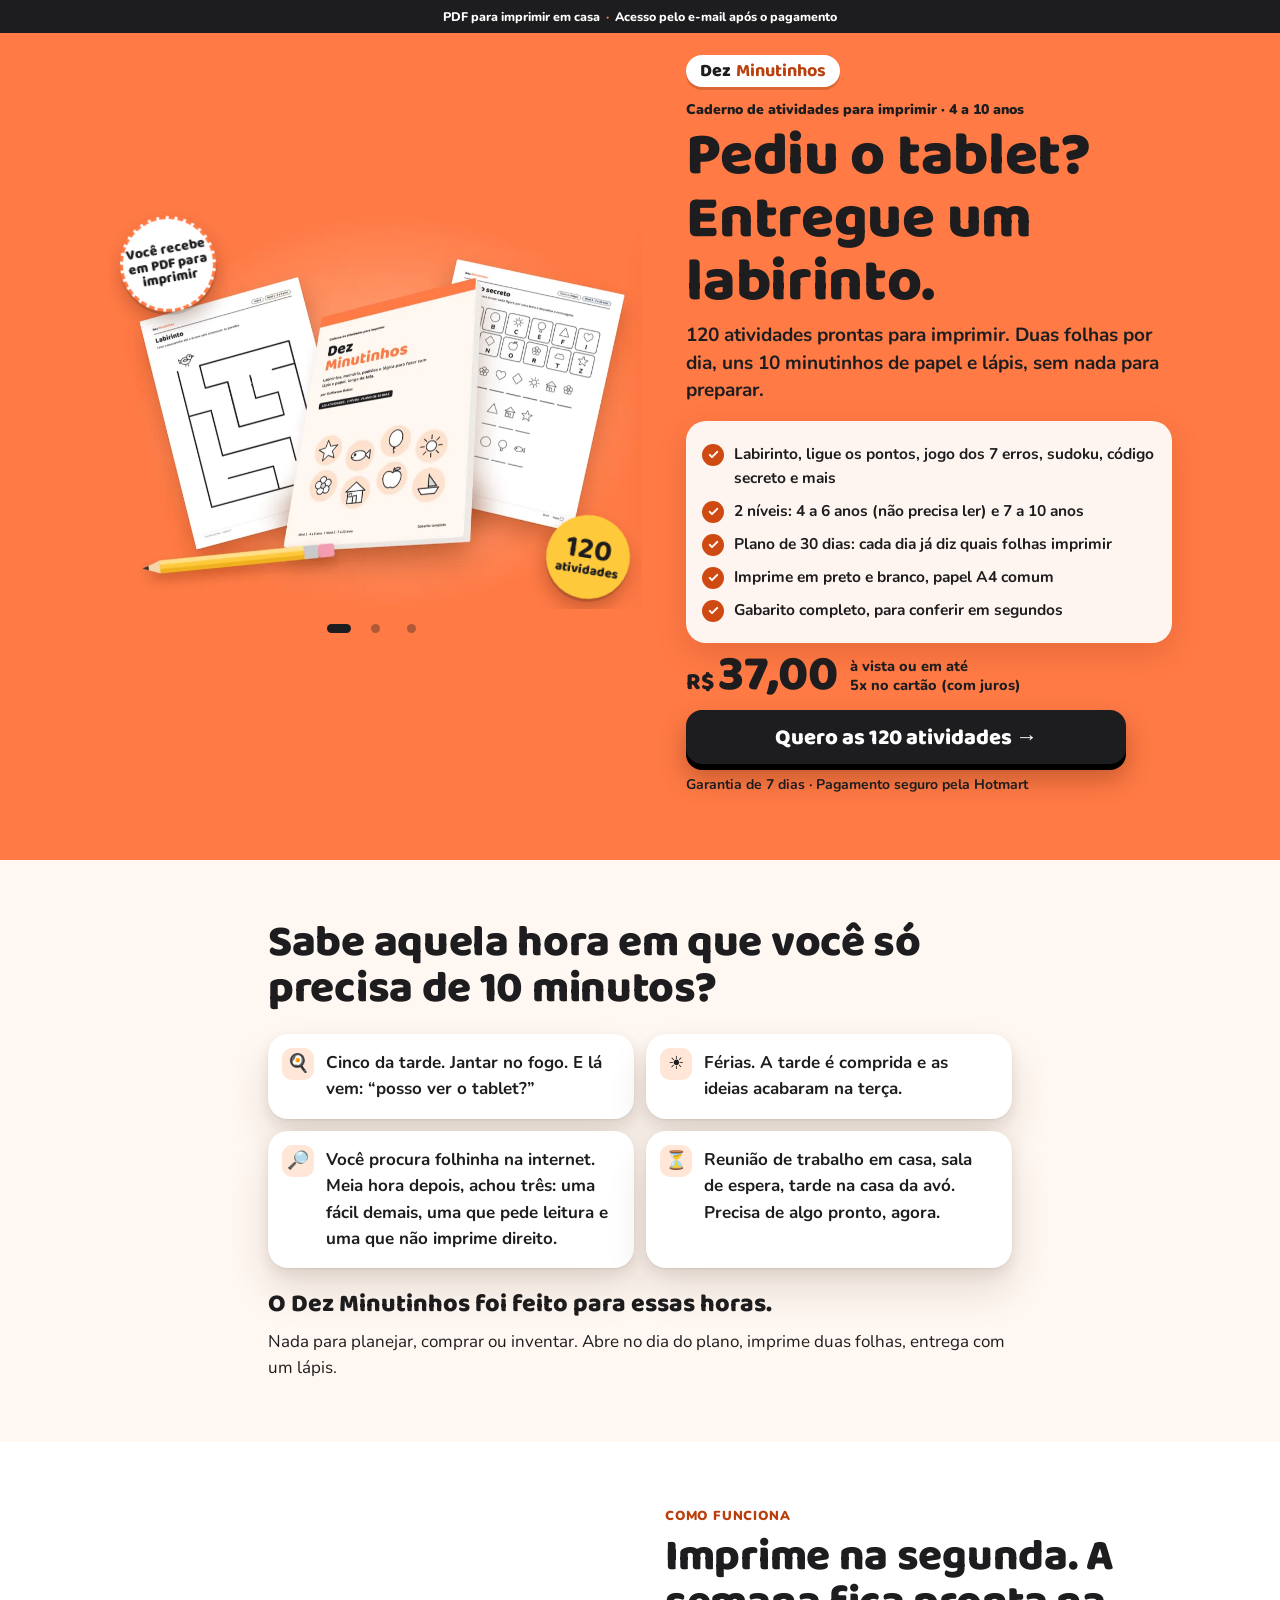
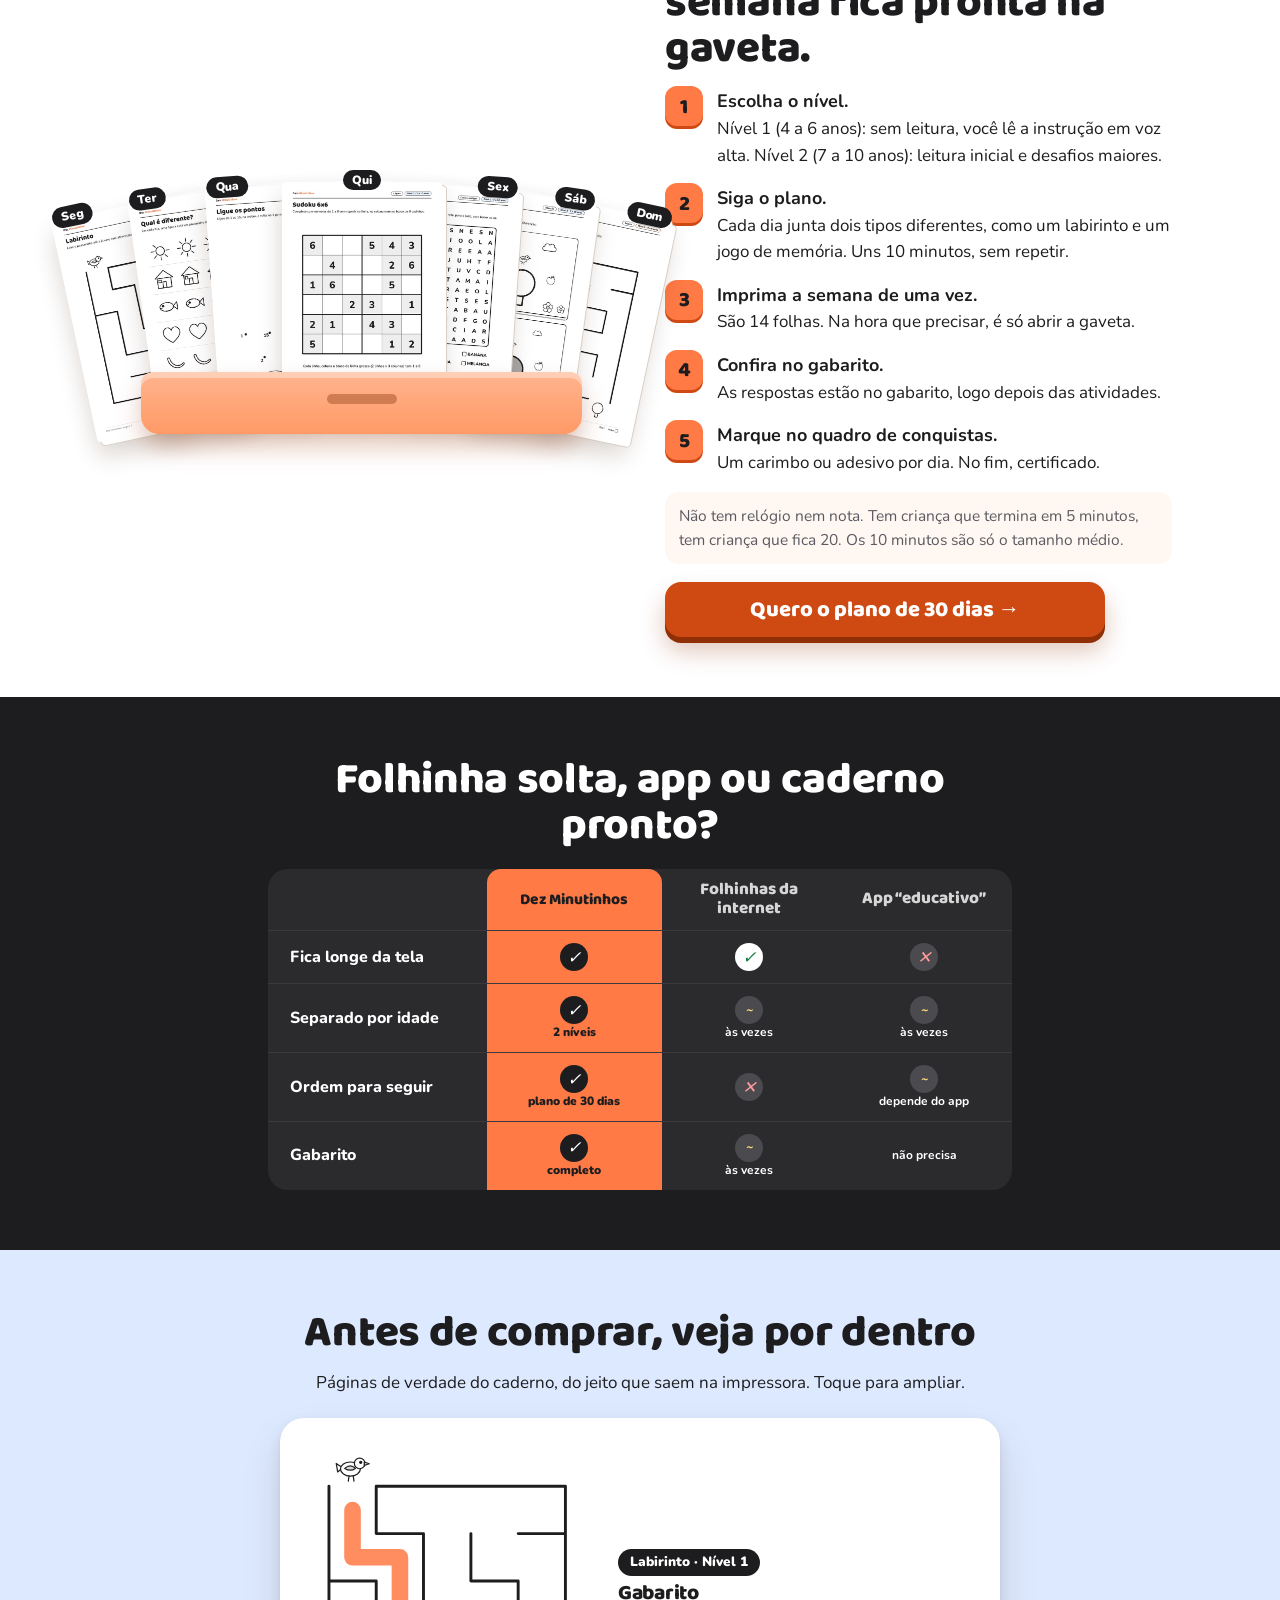
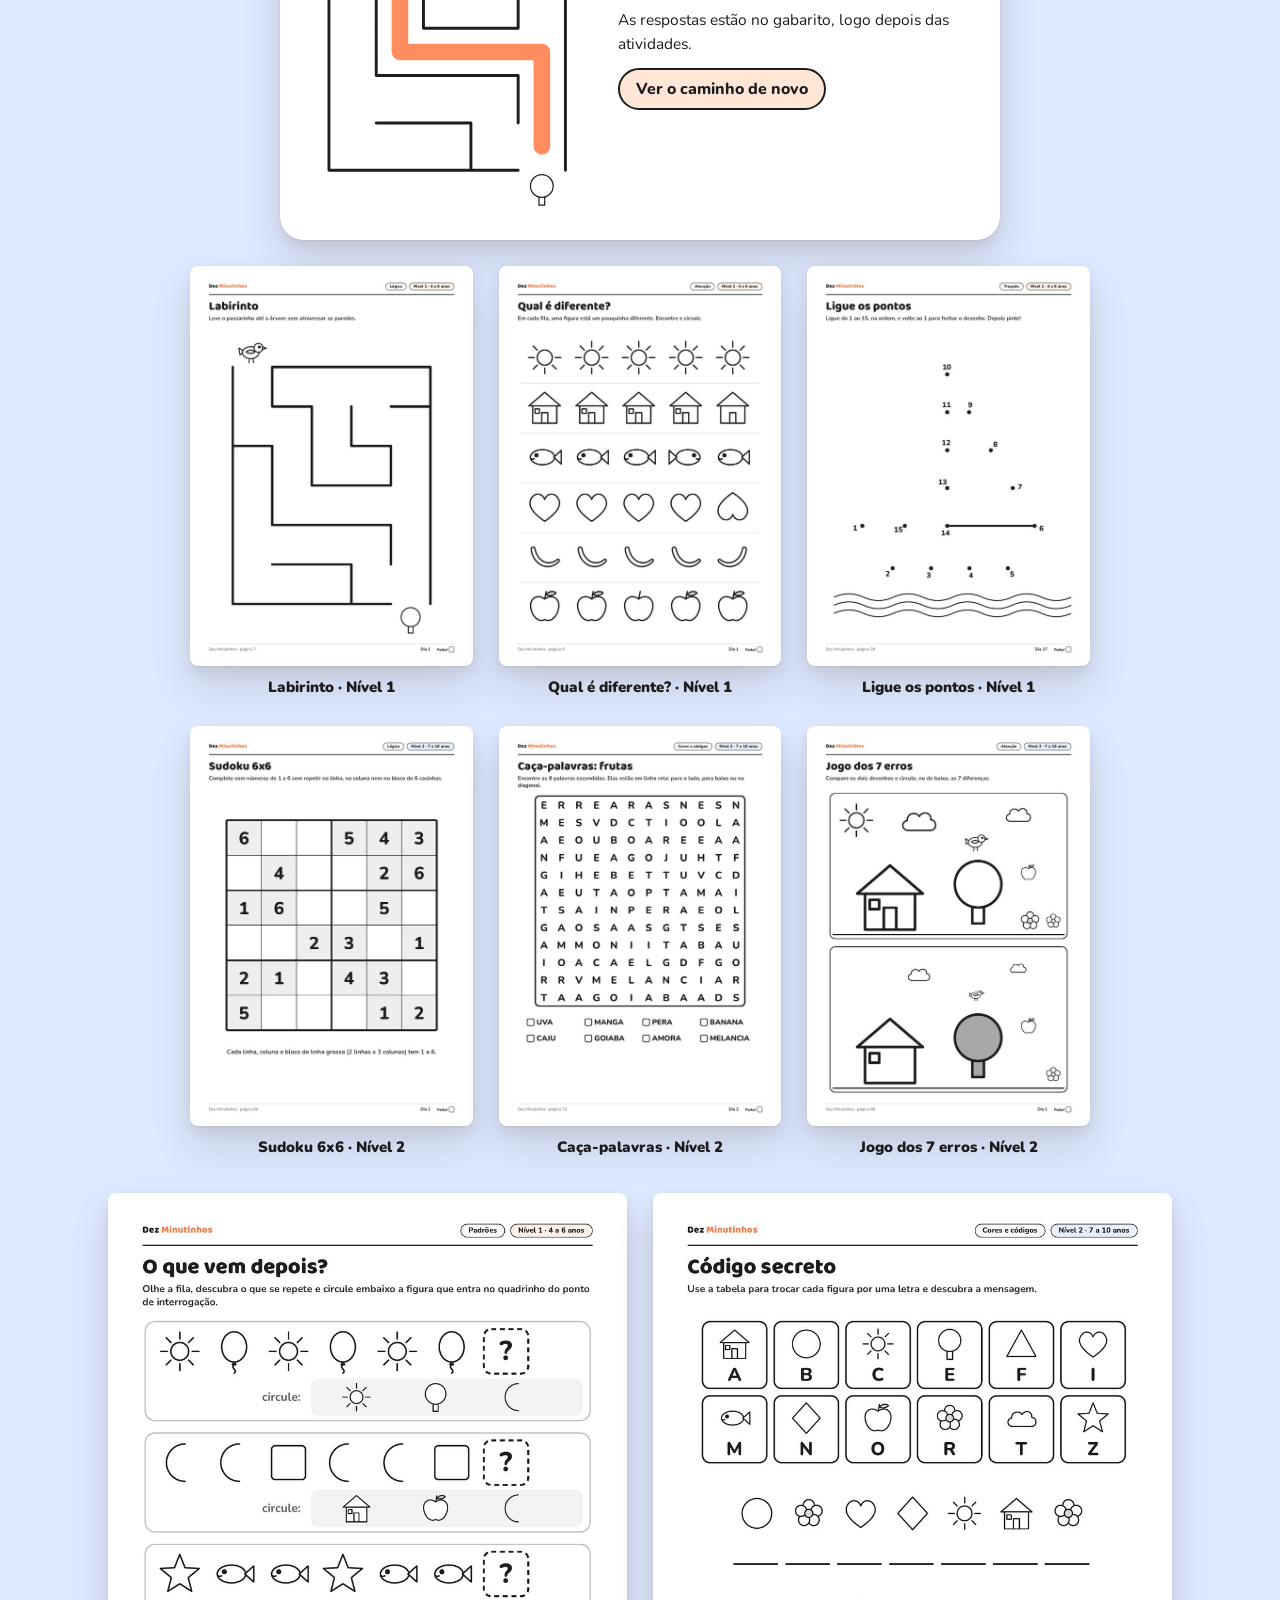
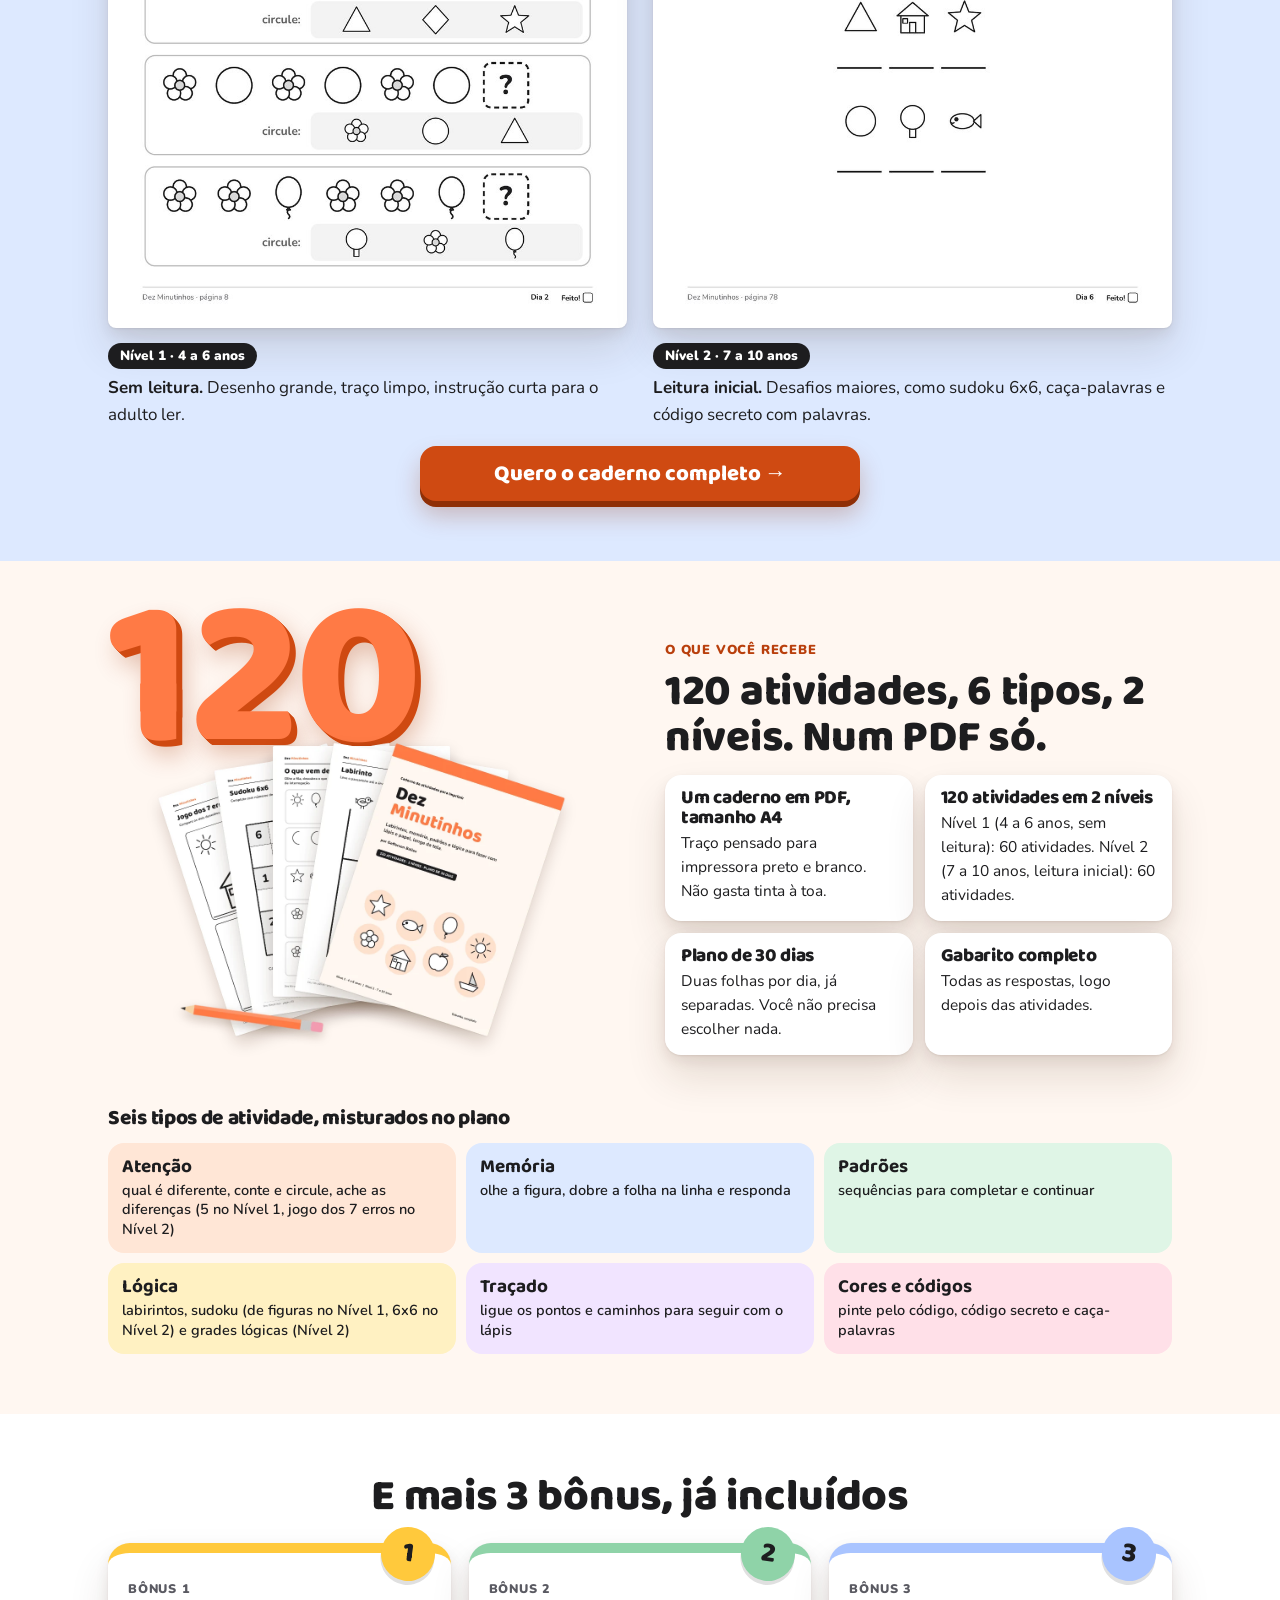
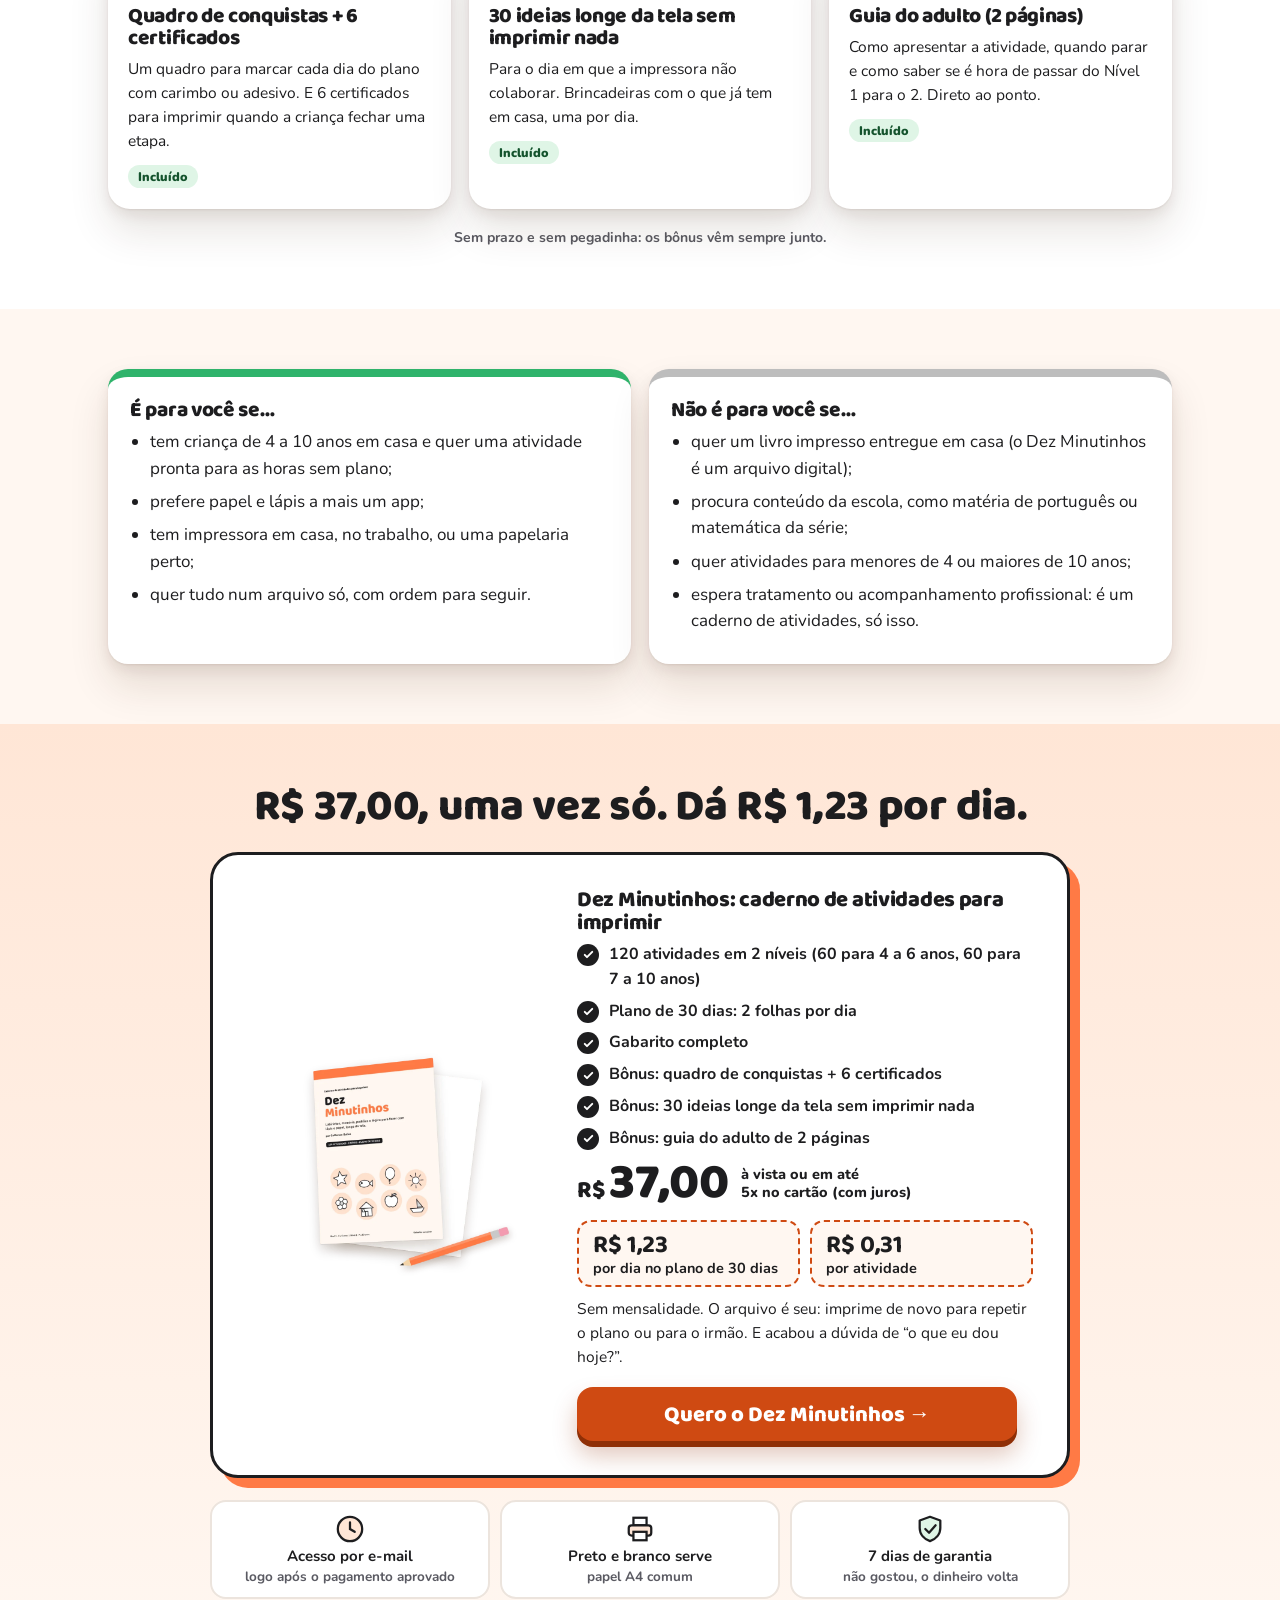
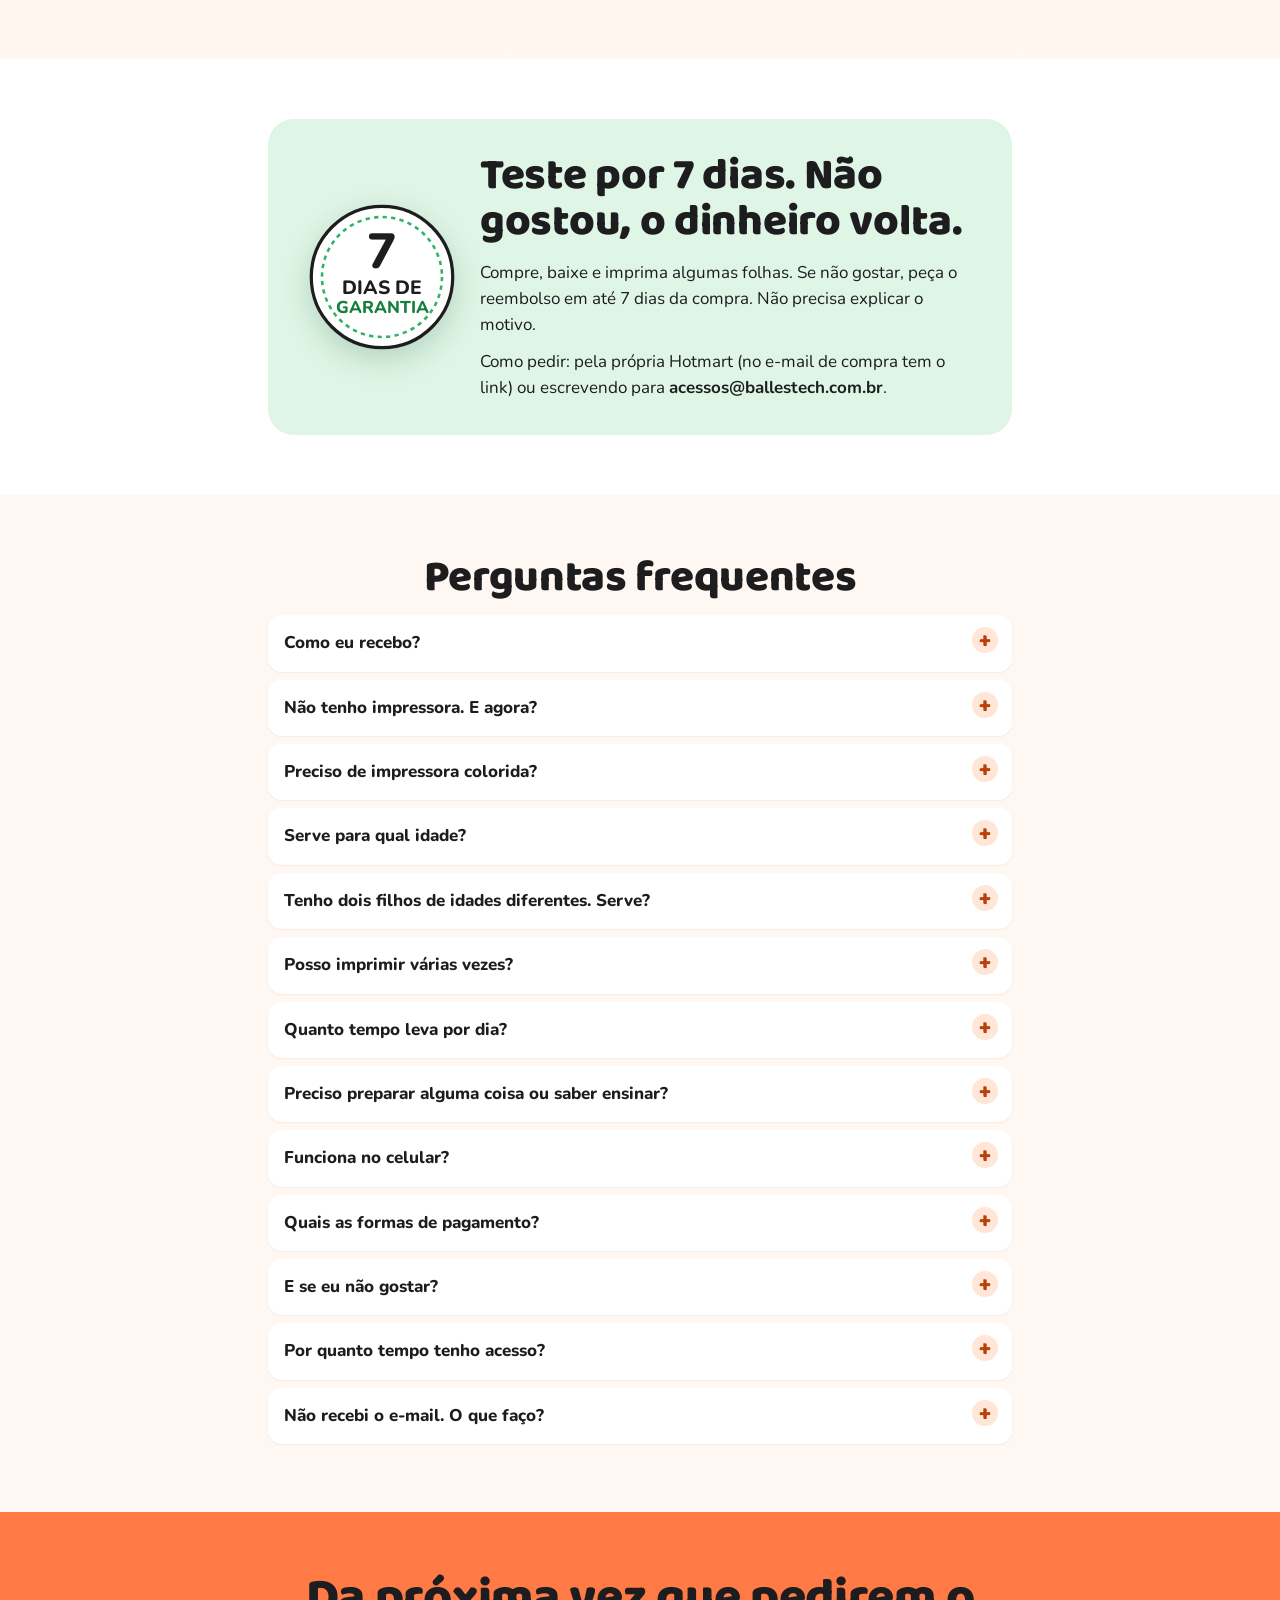
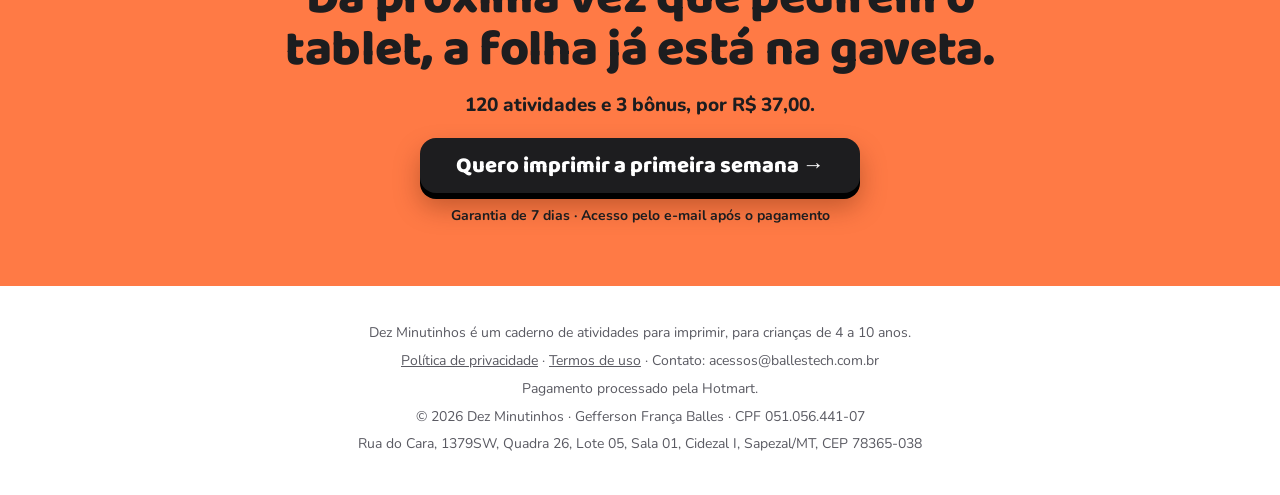
<file: publicado/dez-minutinhos/index.html>
<!doctype html>
<html lang="pt-BR">
<head>
<meta charset="utf-8">
<meta name="viewport" content="width=device-width, initial-scale=1">
<title>Dez Minutinhos · 120 atividades para imprimir</title>
<meta name="description" content="Caderno em PDF com 120 atividades para imprimir em casa, em 2 níveis (4 a 6 e 7 a 10 anos), com plano de 30 dias e gabarito.">
<meta name="robots" content="noindex">
<meta property="og:title" content="Dez Minutinhos · 120 atividades para imprimir">
<meta property="og:description" content="Pediu o tablet? Entregue um labirinto. PDF para imprimir em casa, 2 níveis, plano de 30 dias.">
<meta property="og:image" content="img/mockup-pacote.png">
<meta name="theme-color" content="#ff7a45">
<link rel="preload" href="fontes/Baloo2.woff2" as="font" type="font/woff2" crossorigin>
<link rel="preload" href="fontes/Nunito.woff2" as="font" type="font/woff2" crossorigin>
<link rel="preload" href="img/heroi.webp" as="image" type="image/webp">
<!-- Meta Pixel: Pixel Oferta Dez Minutinhos -->
<script>
!function(f,b,e,v,n,t,s){if(f.fbq)return;n=f.fbq=function(){n.callMethod?
n.callMethod.apply(n,arguments):n.queue.push(arguments)};if(!f._fbq)f._fbq=n;
n.push=n;n.loaded=!0;n.version='2.0';n.queue=[];t=b.createElement(e);t.async=!0;
t.src=v;s=b.getElementsByTagName(e)[0];s.parentNode.insertBefore(t,s)}(window,
document,'script','https://connect.facebook.net/en_US/fbevents.js');
fbq('init','2360537971467958');fbq('track','PageView');
document.addEventListener('click',function(e){var a=e.target.closest&&e.target.closest('a[href*="pay.hotmart.com"]');
if(a)fbq('track','InitiateCheckout',{value:37.00,currency:'BRL',content_name:'Dez Minutinhos'});});
</script>
<noscript><img height="1" width="1" style="display:none" src="https://www.facebook.com/tr?id=2360537971467958&ev=PageView&noscript=1"/></noscript>
<!-- /Meta Pixel -->
<style>
@font-face{font-family:'Baloo 2';font-weight:400 800;font-display:swap;src:url('fontes/Baloo2.woff2') format('woff2')}
@font-face{font-family:'Nunito';font-weight:200 1000;font-display:swap;src:url('fontes/Nunito.woff2') format('woff2')}
:root{--lar:#ff7a45;--lar-esc:#cf4a12;--lar-txt:#b93f0c;--tinta:#1d1d1f;--cinza:#5a5a62;--creme:#fff7f1;--pes:#ffe6d6;--azul:#dde9ff;--menta:#dff5e6;--ama:#ffc93c;--borda:#ece4dd;--r:20px;
--sombra:0 1px 2px rgba(60,30,10,.08),0 6px 14px rgba(60,30,10,.08),0 22px 40px rgba(60,30,10,.12)}
*{box-sizing:border-box;margin:0;padding:0}
html{scroll-behavior:smooth;-webkit-text-size-adjust:100%}
body{font-family:'Nunito',system-ui,sans-serif;color:var(--tinta);background:#fff;font-size:17px;line-height:1.55;-webkit-font-smoothing:antialiased;overflow-x:hidden}
body.com-barra{padding-bottom:78px}
img,video{max-width:100%;height:auto;display:block}
.cont{max-width:1100px;margin:0 auto;padding:0 18px}
.estreito{max-width:780px}
h1,h2,h3{font-family:'Baloo 2',system-ui,sans-serif;line-height:1.05;letter-spacing:-.3px}
h2{font-size:clamp(29px,6.4vw,44px);font-weight:800;margin-bottom:14px}
h3{font-size:21px;font-weight:800}
p+p{margin-top:10px}
section{padding:60px 0;position:relative}
.centro{text-align:center}
.sobre{display:inline-block;font-weight:900;font-size:13px;letter-spacing:.8px;text-transform:uppercase;color:var(--lar-txt);margin-bottom:8px}
.creme{background:var(--creme)}
/* botões */
.botao{display:block;width:100%;max-width:440px;text-align:center;background:var(--lar-esc);color:#fff;text-decoration:none;font-family:'Baloo 2';font-weight:800;font-size:clamp(18.5px,4.9vw,22px);line-height:1.2;padding:15px 12px 13px;border-radius:16px;margin-top:18px;box-shadow:0 6px 0 #8f2f06,0 14px 24px rgba(143,47,6,.28);transition:transform .1s,box-shadow .1s}
.botao::after{content:" →"}
.botao:active{transform:translateY(5px);box-shadow:0 1px 0 #8f2f06}
.botao.esc{background:var(--tinta);box-shadow:0 6px 0 #000,0 14px 26px rgba(80,25,0,.35)}
.botao.esc:active{box-shadow:0 1px 0 #000}
.centro .botao{margin-left:auto;margin-right:auto}
.nota{font-size:14px;color:var(--cinza);font-weight:700;margin-top:12px}
.nota span{white-space:nowrap}
.check{list-style:none}
.check li{position:relative;padding-left:32px;margin:9px 0;font-weight:700}
.check li::before{content:"";position:absolute;left:0;top:2px;width:22px;height:22px;border-radius:50%;background:var(--tinta) url("data:image/svg+xml,%3Csvg xmlns='http://www.w3.org/2000/svg' viewBox='0 0 20 20'%3E%3Cpath d='M5 10.5l3 3 7-7' fill='none' stroke='white' stroke-width='2.6' stroke-linecap='round' stroke-linejoin='round'/%3E%3C/svg%3E") center/15px no-repeat}
/* faixa */
.faixa{background:var(--tinta);color:#fff;font-size:12.5px;font-weight:800;padding:7px 8px;text-align:center;white-space:nowrap;overflow:hidden;text-overflow:ellipsis}
.faixa i{font-style:normal;color:var(--lar);margin:0 6px}
/* topo */
.hero{background:var(--lar);padding:12px 0 34px;overflow:hidden}
.marca{display:inline-flex;background:#fff;border-radius:99px;padding:3px 14px 1px;font-family:'Baloo 2';font-weight:800;font-size:18px;box-shadow:0 3px 0 rgba(120,40,0,.25)}
.marca b{color:var(--lar-txt);margin-left:5px}
.hgrade{display:grid;gap:0 44px;grid-template-areas:"marca" "sobre" "h1" "sub" "gal" "compra" "lista";align-items:start}
.hgrade>*{min-width:0}
.hero .marca{grid-area:marca;justify-self:start;margin-bottom:12px}
.hero .sobre{grid-area:sobre;color:var(--tinta);font-size:14px;letter-spacing:0;text-transform:none;margin:0 0 4px}
.hero h1{grid-area:h1;font-size:clamp(33px,8.6vw,60px);font-weight:800}
.hero .sub{grid-area:sub;font-size:16.5px;font-weight:700;margin-top:8px;line-height:1.45}
.galeria{grid-area:gal;margin:10px -18px 0;position:relative}
.compra{grid-area:compra}
.hero .check{grid-area:lista;margin-top:22px;background:rgba(255,255,255,.92);border-radius:var(--r);padding:12px 16px;box-shadow:0 10px 30px rgba(120,40,0,.18)}
.hero .check li{font-size:15.5px}
.hero .check li::before{background-color:var(--lar-esc)}
@media(min-width:900px){
 .hero{padding:22px 0 64px}
 .hgrade{grid-template-columns:1.1fr 1fr;grid-template-areas:"gal marca" "gal sobre" "gal h1" "gal sub" "gal lista" "gal compra" "gal ."}
 .galeria{margin:0}
 .hero .check{margin-top:16px}
 .hero .sub{font-size:19px}
 .galeria{align-self:center}
}
.trilho{display:flex;overflow-x:auto;scroll-snap-type:x mandatory;scrollbar-width:none;overscroll-behavior-x:contain}
.trilho::-webkit-scrollbar{display:none}
.trilho>figure{flex:0 0 100%;scroll-snap-align:center;aspect-ratio:4/3;max-height:300px;display:flex;align-items:center;justify-content:center;position:relative;perspective:900px}
@media(min-width:900px){.trilho>figure{max-height:none}}
.trilho .pag{max-height:88%;width:auto;border-radius:6px;box-shadow:0 22px 40px rgba(110,35,0,.35);cursor:zoom-in}
.trilho video{max-height:92%;width:auto;border-radius:14px;box-shadow:0 22px 40px rgba(110,35,0,.3)}
.tilt{width:100%;height:100%;transform:rotateX(var(--rx,6deg)) rotateY(var(--ry,-10deg));transition:transform .5s cubic-bezier(.2,.8,.2,1);will-change:transform}
.tilt img{width:100%;height:100%;object-fit:contain;animation:flutua 5s ease-in-out infinite}
@keyframes flutua{50%{transform:translateY(-6px)}}
.adesivo{position:absolute;z-index:2;font-family:'Baloo 2';font-weight:800;line-height:1.05;text-align:center;border-radius:50%;display:flex;align-items:center;justify-content:center;box-shadow:0 3px 0 rgba(0,0,0,.15),0 10px 18px rgba(80,25,0,.3)}
.ad-pdf{left:12px;top:8px;width:96px;height:96px;background:#fff;font-size:14px;transform:rotate(-10deg);border:3px dashed var(--lar)}
.ad-120{right:12px;bottom:10px;width:84px;height:84px;background:var(--ama);font-size:13px;transform:rotate(9deg)}
.ad-120 b{display:block;font-size:30px;line-height:.9}
.pontos{display:flex;justify-content:center;gap:8px;margin-top:6px}
.pontos button{width:28px;height:28px;border:0;background:none;cursor:pointer;display:flex;align-items:center;justify-content:center}
.pontos button::after{content:"";width:9px;height:9px;border-radius:9px;background:rgba(29,29,31,.35);transition:width .2s}
.pontos button[aria-current=true]::after{width:24px;background:var(--tinta)}
.preco-linha{display:flex;align-items:flex-end;gap:12px;margin-top:10px;flex-wrap:wrap}
.valor{font-family:'Baloo 2';font-weight:800;font-size:50px;line-height:.9}
.valor small{font-size:24px;margin-right:3px}
.cond{font-weight:800;font-size:14.5px;line-height:1.25;padding-bottom:4px}
.hero .botao{margin-top:12px}
.hero .nota{color:var(--tinta);margin-top:10px}
/* situações */
.situacoes{display:grid;gap:12px;margin:22px 0}
@media(min-width:760px){.situacoes{grid-template-columns:1fr 1fr}}
.situacoes p{background:#fff;border-radius:var(--r);padding:16px 18px 16px 58px;margin:0;font-weight:700;position:relative;box-shadow:var(--sombra)}
.situacoes p::before{content:attr(data-i);position:absolute;left:14px;top:14px;width:32px;height:32px;border-radius:10px;background:var(--pes);display:flex;align-items:center;justify-content:center;font-size:18px}
.destaque{font-family:'Baloo 2';font-size:25px;font-weight:800;line-height:1.15}
/* como funciona / semana */
.dois{display:grid;gap:30px;align-items:center}
.dois>*{min-width:0}
@media(min-width:900px){.dois{grid-template-columns:1fr 1fr;gap:50px}}
.semana{position:relative;height:230px;margin:0 auto;max-width:480px;--esp:33px;--w:100px}
@media(min-width:900px){.semana{height:330px;--esp:62px;--w:160px}}
.semana .f{position:absolute;bottom:26px;left:50%;width:var(--w);margin-left:calc(var(--w) / -2);transform-origin:50% 100%;transition:transform .8s cubic-bezier(.2,.8,.2,1),opacity .5s;transform:translateY(40px);opacity:0}
.semana .f img{border-radius:4px;box-shadow:4px 4px 0 #fff,4px 4px 0 1px #d8cfc6,0 14px 24px rgba(60,30,10,.2);background:#fff}
.semana .f span{position:absolute;top:-12px;left:50%;transform:translateX(-50%);background:var(--tinta);color:#fff;font-weight:900;font-size:12px;border-radius:99px;padding:1px 9px}
.semana.ver .f{opacity:1;transform:translateX(calc((var(--i) - 3) * var(--esp))) translateY(calc(var(--d) * 1px)) rotate(calc((var(--i) - 3) * 4deg))}
.semana .f:nth-child(1){--i:0;--d:18;z-index:1}.semana .f:nth-child(2){--i:1;--d:8;z-index:2}.semana .f:nth-child(3){--i:2;--d:2;z-index:3}.semana .f:nth-child(4){--i:3;--d:0;z-index:4}.semana .f:nth-child(5){--i:4;--d:2;z-index:3}.semana .f:nth-child(6){--i:5;--d:8;z-index:2}.semana .f:nth-child(7){--i:6;--d:18;z-index:1}
.semana .f:nth-child(-n+3) span{left:2px;transform:none}.semana .f:nth-child(n+5) span{left:auto;right:2px;transform:none}
.gaveta{position:absolute;left:4%;right:4%;bottom:0;height:62px;border-radius:12px 12px 18px 18px;background:linear-gradient(#ffb48f,#ff9a66);box-shadow:inset 0 6px 0 rgba(255,255,255,.35),0 14px 24px rgba(160,60,10,.25);z-index:5}
.gaveta::after{content:"";position:absolute;left:50%;top:22px;width:70px;height:10px;margin-left:-35px;border-radius:9px;background:rgba(120,40,0,.35)}
.passos{list-style:none;counter-reset:p}
.passos li{counter-increment:p;position:relative;padding-left:52px;margin:16px 0}
.passos li::before{content:counter(p);position:absolute;left:0;top:-2px;width:38px;height:38px;border-radius:12px;background:var(--lar);color:var(--tinta);font-family:'Baloo 2';font-weight:800;font-size:21px;display:flex;align-items:center;justify-content:center;padding-top:2px;box-shadow:0 3px 0 var(--lar-esc)}
.passos b{display:block;font-size:18px}
.obs{color:var(--cinza);background:var(--creme);border-radius:14px;padding:12px 14px;font-size:15.5px}
.video{margin-top:26px;border-radius:var(--r);overflow:hidden;background:var(--creme);box-shadow:var(--sombra)}
/* comparativo */
.escuro{background:var(--tinta);color:#fff}
.escuro .sobre{color:var(--lar)}
.comp{display:grid;grid-template-columns:1.25fr 1fr 1fr 1fr;margin-top:20px;border-radius:var(--r);overflow:hidden;background:#2b2b2e;font-size:14px;font-weight:800;text-align:center}
.comp>div{padding:12px 6px;border-bottom:1px solid #3a3a3e;display:flex;flex-direction:column;align-items:center;justify-content:center;gap:2px;min-width:0}
.comp .r{text-align:left;align-items:flex-start;padding-left:14px;font-size:14.5px}
.comp .cab{font-family:'Baloo 2';font-size:14.5px;line-height:1.1;color:#d6d6d6}
.comp .nos{background:var(--lar);color:var(--tinta)}
.comp .cab.nos{border-radius:14px 14px 0 0;font-size:15.5px}
.comp>div:nth-last-child(-n+4){border-bottom:0}
.si,.no,.av{width:28px;height:28px;border-radius:50%;display:flex;align-items:center;justify-content:center;font-size:17px;line-height:1}
.si{background:#fff;color:#14803c}.nos .si{background:var(--tinta);color:#fff}
.no{background:#4a4a4f;color:#ff9b9b}
.av{background:#4a4a4f;color:#ffd77a;font-size:13px}
.comp small{font-size:12px;font-weight:700;line-height:1.15}
.comp .nos small{font-weight:900}
@media(min-width:760px){.comp{font-size:16px}.comp .r{padding-left:22px;font-size:16px}.comp .cab{font-size:17px}}
/* por dentro */
.azul{background:var(--azul)}
.lab{display:grid;gap:14px 30px;align-items:center;background:#fff;border-radius:24px;padding:20px;box-shadow:var(--sombra);margin:22px auto 0;max-width:720px}
@media(min-width:760px){.lab{grid-template-columns:280px 1fr;padding:28px}}
.lab svg{width:100%;max-width:250px;margin:0 auto;display:block}
.lab p{font-size:15.5px;margin-top:4px}
.lab .sol{stroke-dasharray:1;stroke-dashoffset:1;opacity:.85}
.lab.ver .sol{transition:stroke-dashoffset 3.2s ease-in-out .3s;stroke-dashoffset:0}
.ver-gab{font:800 16px 'Nunito';background:var(--pes);border:2px solid var(--tinta);border-radius:99px;padding:8px 16px;margin-top:12px;cursor:pointer;color:var(--tinta)}
.carrossel{display:flex;gap:16px;overflow-x:auto;scroll-snap-type:x mandatory;padding:26px 18px 18px;margin:0 -18px;scrollbar-width:none;perspective:1200px}
.carrossel::-webkit-scrollbar{display:none}
.carrossel a{flex:0 0 80%;scroll-snap-align:center;text-decoration:none;color:var(--tinta)}
.carrossel img{border-radius:8px;background:#fff;box-shadow:var(--sombra)}
.carrossel span{display:block;font-weight:900;font-size:15px;margin-top:10px;text-align:center}
@media(min-width:760px){.carrossel{display:grid;grid-template-columns:repeat(3,1fr);gap:26px;overflow:visible;margin:0 auto;padding:26px 0 0;max-width:900px}}
.dica{font-size:13.5px;font-weight:800;color:var(--cinza);text-align:center}
@media(min-width:760px){.dica{display:none}}
.niveis{display:grid;gap:26px;margin-top:34px}
@media(min-width:760px){.niveis{grid-template-columns:1fr 1fr}}
.niveis img{border-radius:8px;box-shadow:var(--sombra);margin-bottom:14px;cursor:zoom-in;background:#fff}
.tag{display:inline-block;font-weight:900;font-size:13.5px;border-radius:99px;padding:3px 12px;margin-bottom:6px;background:var(--tinta);color:#fff}
/* recebe */
.cento{font-family:'Baloo 2';font-weight:800;font-size:clamp(120px,36vw,210px);line-height:.8;color:var(--lar);text-shadow:1px 1px 0 var(--lar-esc),2px 2px 0 var(--lar-esc),3px 3px 0 var(--lar-esc),4px 4px 0 var(--lar-esc),5px 5px 0 var(--lar-esc),6px 6px 0 var(--lar-esc),8px 14px 24px rgba(160,50,0,.3);letter-spacing:-4px}
.cento-l{font-family:'Baloo 2';font-weight:800;font-size:22px;line-height:1.1;margin-top:10px}
.pacote{position:relative}
.pacote .cento{position:absolute;left:0;top:-24px;z-index:1}
.pacote img{position:relative;z-index:2;margin-top:70px}
.cartoes{display:grid;gap:12px;margin-top:6px}
@media(min-width:620px){.cartoes{grid-template-columns:1fr 1fr}}
.cartoes div{background:#fff;border-radius:16px;padding:14px 16px;box-shadow:var(--sombra)}
.cartoes h3{font-size:19px;margin-bottom:2px}
.cartoes p{font-size:15.5px}
.tipos{display:grid;grid-template-columns:1fr 1fr;gap:10px;margin-top:14px}
@media(min-width:760px){.tipos{grid-template-columns:repeat(3,1fr)}}
.tipos div{border-radius:16px;padding:14px;font-size:14.5px;font-weight:600;line-height:1.35}
.tipos b{display:block;font-family:'Baloo 2';font-size:19px;line-height:1.1;margin-bottom:3px}
.tipos div:nth-child(1){background:var(--pes)}.tipos div:nth-child(2){background:var(--azul)}.tipos div:nth-child(3){background:var(--menta)}.tipos div:nth-child(4){background:#fff1c2}.tipos div:nth-child(5){background:#f1e4ff}.tipos div:nth-child(6){background:#ffe0e8}
/* bônus */
.bonus{display:grid;gap:18px;margin-top:22px}
@media(min-width:800px){.bonus{grid-template-columns:repeat(3,1fr)}}
.bonus>div{position:relative;background:#fff;border-radius:22px;padding:22px 20px 20px;box-shadow:var(--sombra);border-top:10px solid var(--c)}
.bonus .n{position:absolute;right:16px;top:-26px;width:54px;height:54px;border-radius:50%;background:var(--c);display:flex;align-items:center;justify-content:center;font-family:'Baloo 2';font-weight:800;font-size:28px;box-shadow:0 4px 0 rgba(0,0,0,.12);transform:rotate(8deg)}
.bonus .rot{font-weight:900;color:var(--cinza);font-size:12.5px;text-transform:uppercase;letter-spacing:.8px}
.bonus h3{margin:4px 0 8px}
.bonus p{font-size:15.5px}
.incluso{display:inline-block;background:var(--menta);color:#14532d;font-weight:900;font-size:12.5px;border-radius:99px;padding:2px 10px;margin-top:12px}
/* para quem */
.quem{display:grid;gap:18px}
@media(min-width:760px){.quem{grid-template-columns:1fr 1fr}}
.quem>div{border-radius:var(--r);padding:22px;box-shadow:var(--sombra)}
.quem .sim{background:#fff;border-top:8px solid #2fb36b}.quem .nao{background:#fff;border-top:8px solid #bdbdbd}
.quem h3{margin-bottom:8px}
.quem ul{padding-left:20px}.quem li{margin:7px 0}
/* oferta */
.oferta-sec{background:linear-gradient(var(--pes),var(--creme))}
.oferta{background:#fff;border:3px solid var(--tinta);border-radius:28px;padding:22px 20px 24px;box-shadow:10px 10px 0 var(--lar);display:grid;gap:8px 30px;max-width:860px;margin:22px auto 0}
.oferta>*{min-width:0}
@media(min-width:800px){.oferta{grid-template-columns:300px 1fr;padding:34px;align-items:center}}
.oferta .capa{perspective:900px;max-width:240px;margin:0 auto}@media(min-width:800px){.oferta .capa{max-width:300px}}
.oferta h3{font-size:22px;margin-bottom:6px}
.oferta .check li{font-size:16px;margin:7px 0}
.ancora{display:flex;gap:10px;flex-wrap:wrap;margin:14px 0 4px}
.ancora div{flex:1 1 0;min-width:0;background:var(--creme);border:2px dashed var(--lar-esc);border-radius:14px;padding:8px 14px;font-weight:700;font-size:14.5px;line-height:1.2}
.ancora b{font-family:'Baloo 2';font-size:25px;display:block}
.oferta .frase{font-size:15.5px;margin-top:10px}
.selos{display:grid;grid-template-columns:repeat(3,1fr);gap:10px;max-width:860px;margin:22px auto 0}
.selo{background:#fff;border:2px solid var(--borda);border-radius:16px;padding:12px 8px;text-align:center;font-size:13.5px;font-weight:700;color:var(--cinza);line-height:1.3}
.selo svg{width:30px;height:30px;margin:0 auto 4px;display:block}
.selo b{display:block;color:var(--tinta);font-size:15px;line-height:1.15;margin-bottom:2px}
/* garantia */
.garantia{display:grid;gap:18px;align-items:center;border-radius:26px;background:var(--menta);padding:26px}
@media(min-width:760px){.garantia{grid-template-columns:160px 1fr;padding:34px}}
.selo-g{width:150px;height:150px;margin:0 auto;filter:drop-shadow(0 10px 14px rgba(20,80,40,.2))}
/* faq */
details{background:#fff;border-radius:14px;margin:8px 0;box-shadow:0 1px 2px rgba(60,30,10,.06)}
summary{cursor:pointer;list-style:none;font-weight:800;font-size:17px;padding:15px 46px 15px 16px;position:relative}
summary::-webkit-details-marker{display:none}
summary::after{content:"+";position:absolute;right:14px;top:12px;width:26px;height:26px;border-radius:50%;background:var(--pes);font-family:'Baloo 2';font-size:22px;line-height:28px;text-align:center;color:var(--lar-txt)}
details[open] summary::after{content:"–"}
details>div{padding:0 16px 16px;color:#333}
details ul{padding-left:20px;margin:6px 0}
/* final */
.final{background:var(--lar);overflow:hidden}
.final h2{font-size:clamp(31px,7vw,50px)}
.final .linha{font-weight:800;font-size:19px}
.final .nota{color:var(--tinta)}
footer{padding:30px 0 34px;font-size:14px;color:var(--cinza);text-align:center}
footer a{color:var(--cinza)}
footer p{margin:6px 0}
/* barra */
.barra{position:fixed;left:0;right:0;bottom:0;background:#fff;border-top:1px solid var(--borda);box-shadow:0 -8px 24px rgba(0,0,0,.1);padding:9px 14px calc(9px + env(safe-area-inset-bottom));display:flex;align-items:center;gap:12px;z-index:9;transform:translateY(110%);transition:transform .25s}
.barra.ver{transform:none}
.barra .v{font-family:'Baloo 2';font-weight:800;font-size:25px;line-height:1;white-space:nowrap}
.barra .v small{display:block;font-family:'Nunito';font-size:11.5px;font-weight:800;color:var(--cinza);margin-top:2px}
.barra .botao{margin:0;padding:12px 10px 10px;font-size:19px;box-shadow:0 4px 0 #8f2f06;flex:1}
@media(min-width:900px){.barra{display:none}body.com-barra{padding-bottom:0}}
/* zoom */
#zoom{border:0;padding:0;background:transparent;max-width:100vw;max-height:100vh;width:100%;height:100%;margin:0}
#zoom::backdrop{background:rgba(20,14,10,.88)}
#zoom[open]{display:flex;align-items:center;justify-content:center}
#zoom img{max-width:94vw;max-height:88vh;width:auto;border-radius:6px;background:#fff}
#zoom button{position:fixed;top:12px;right:12px;font:900 16px 'Nunito';background:#fff;border:0;border-radius:99px;padding:10px 16px;cursor:pointer}
/* entradas */
.js .rev{opacity:0;transform:translateY(26px);transition:opacity .7s,transform .7s cubic-bezier(.2,.8,.2,1)}
.js .abre{opacity:0;transform:rotateY(-70deg);transform-origin:0 50%;transition:opacity .6s,transform .9s cubic-bezier(.2,.8,.2,1)}
.js .rev.ver,.js .abre.ver{opacity:1;transform:none}
.carrossel a:nth-child(2){transition-delay:.12s}.carrossel a:nth-child(3){transition-delay:.24s}.carrossel a:nth-child(5){transition-delay:.12s}.carrossel a:nth-child(6){transition-delay:.24s}
@media(prefers-reduced-motion:reduce){html{scroll-behavior:auto}*,*::before,*::after{animation:none!important;transition:none!important}
.js .rev,.js .abre,.semana .f{opacity:1!important;transform:none}.semana.ver .f,.semana .f{transform:translateX(calc((var(--i) - 3) * var(--esp))) translateY(calc(var(--d) * 1px)) rotate(calc((var(--i) - 3) * 4deg))}.tilt{transform:none!important}.lab .sol{stroke-dashoffset:0}}
</style>
</head>
<body>
<script>document.documentElement.className='js'</script>

<div class="faixa">PDF para imprimir em casa<i>·</i>Acesso pelo e-mail após o pagamento</div>

<header class="hero">
  <div class="cont hgrade">
    <div class="marca">Dez<b>Minutinhos</b></div>
    <p class="sobre">Caderno de atividades para imprimir · 4 a 10 anos</p>
    <h1>Pediu o tablet? Entregue um labirinto.</h1>
    <p class="sub">120 atividades prontas para imprimir. Duas folhas por dia, uns 10 minutinhos de papel e lápis, sem nada para preparar.</p>
    <div class="galeria">
      <div class="trilho" id="trilho">
        <figure>
          <div class="tilt" id="tilt"><img src="img/heroi.webp" width="960" height="720" alt="Caderno Dez Minutinhos impresso, com uma folha de labirinto e uma de código secreto" fetchpriority="high"></div>
          <div class="adesivo ad-pdf">Você recebe em PDF para imprimir</div>
          <div class="adesivo ad-120"><span><b>120</b>atividades</span></div>
        </figure>
        <figure><video muted loop playsinline preload="none" poster="img/folheando-poster.jpg" aria-label="O caderno Dez Minutinhos sendo folheado"><source src="img/folheando.mp4" type="video/mp4"></video></figure>
        <figure><img class="pag" data-zoom src="img/amostra-nivel2.jpg" width="900" height="1274" alt="Página de atividade do Nível 2, para 7 a 10 anos" loading="lazy"></figure>
      </div>
      <div class="pontos" id="pontos"><button aria-label="Caderno" aria-current="true"></button><button aria-label="Caderno sendo folheado"></button><button aria-label="Página do Nível 2"></button></div>
    </div>
    <div class="compra" id="compra-topo">
      <div class="preco-linha"><div class="valor"><small>R$</small>37,00</div><div class="cond">à vista ou em até<br>5x no cartão (com juros)</div></div>
      <a class="botao esc" href="https://pay.hotmart.com/I108674571O?checkoutMode=10">Quero as 120 atividades</a>
      <p class="nota"><span>Garantia de 7 dias</span> · <span>Pagamento seguro pela Hotmart</span></p>
    </div>
    <ul class="check">
      <li>Labirinto, ligue os pontos, jogo dos 7 erros, sudoku, código secreto e mais</li>
      <li>2 níveis: 4 a 6 anos (não precisa ler) e 7 a 10 anos</li>
      <li>Plano de 30 dias: cada dia já diz quais folhas imprimir</li>
      <li>Imprime em preto e branco, papel A4 comum</li>
      <li>Gabarito completo, para conferir em segundos</li>
    </ul>
  </div>
</header>

<section class="creme">
  <div class="cont estreito">
    <h2 class="rev">Sabe aquela hora em que você só precisa de 10 minutos?</h2>
    <div class="situacoes">
      <p class="rev" data-i="🍳">Cinco da tarde. Jantar no fogo. E lá vem: “posso ver o tablet?”</p>
      <p class="rev" data-i="☀️">Férias. A tarde é comprida e as ideias acabaram na terça.</p>
      <p class="rev" data-i="🔎">Você procura folhinha na internet. Meia hora depois, achou três: uma fácil demais, uma que pede leitura e uma que não imprime direito.</p>
      <p class="rev" data-i="⏳">Reunião de trabalho em casa, sala de espera, tarde na casa da avó. Precisa de algo pronto, agora.</p>
    </div>
    <p class="destaque rev">O Dez Minutinhos foi feito para essas horas.</p>
    <p>Nada para planejar, comprar ou inventar. Abre no dia do plano, imprime duas folhas, entrega com um lápis.</p>
  </div>
</section>

<section>
  <div class="cont dois">
    <div>
      <div class="semana" id="semana" aria-hidden="true">
        <div class="f"><span>Seg</span><img src="img/dentro-1.jpg" width="600" height="849" alt="" loading="lazy"></div>
        <div class="f"><span>Ter</span><img src="img/dentro-2.jpg" width="600" height="849" alt="" loading="lazy"></div>
        <div class="f"><span>Qua</span><img src="img/dentro-3.jpg" width="600" height="849" alt="" loading="lazy"></div>
        <div class="f"><span>Qui</span><img src="img/dentro-4.jpg" width="600" height="849" alt="" loading="lazy"></div>
        <div class="f"><span>Sex</span><img src="img/dentro-5.jpg" width="600" height="849" alt="" loading="lazy"></div>
        <div class="f"><span>Sáb</span><img src="img/dentro-6.jpg" width="600" height="849" alt="" loading="lazy"></div>
        <div class="f"><span>Dom</span><img src="img/dentro-1.jpg" width="600" height="849" alt="" loading="lazy"></div>
        <div class="gaveta"></div>
      </div>
    </div>
    <div>
      <span class="sobre">Como funciona</span>
      <h2>Imprime na segunda. A semana fica pronta na gaveta.</h2>
      <ol class="passos">
        <li><b>Escolha o nível.</b>Nível 1 (4 a 6 anos): sem leitura, você lê a instrução em voz alta. Nível 2 (7 a 10 anos): leitura inicial e desafios maiores.</li>
        <li><b>Siga o plano.</b>Cada dia junta dois tipos diferentes, como um labirinto e um jogo de memória. Uns 10 minutos, sem repetir.</li>
        <li><b>Imprima a semana de uma vez.</b>São 14 folhas. Na hora que precisar, é só abrir a gaveta.</li>
        <li><b>Confira no gabarito.</b>As respostas estão no gabarito, logo depois das atividades.</li>
        <li><b>Marque no quadro de conquistas.</b>Um carimbo ou adesivo por dia. No fim, certificado.</li>
      </ol>
      <p class="obs">Não tem relógio nem nota. Tem criança que termina em 5 minutos, tem criança que fica 20. Os 10 minutos são só o tamanho médio.</p>
      <a class="botao" href="https://pay.hotmart.com/I108674571O?checkoutMode=10">Quero o plano de 30 dias</a>
    </div>
  </div>
</section>

<section class="escuro">
  <div class="cont estreito">
    <h2 class="centro">Folhinha solta, app ou caderno pronto?</h2>
    <div class="comp rev" role="table" aria-label="Comparação entre Dez Minutinhos, folhinhas soltas da internet e app educativo">
      <div class="cab" role="columnheader"></div><div class="cab nos" role="columnheader">Dez Minutinhos</div><div class="cab" role="columnheader">Folhinhas da internet</div><div class="cab" role="columnheader">App “educativo”</div>
      <div class="r" role="rowheader">Fica longe da tela</div><div class="nos"><i class="si" aria-label="Sim">✓</i></div><div><i class="si" aria-label="Sim">✓</i></div><div><i class="no" aria-label="Não">✕</i></div>
      <div class="r" role="rowheader">Separado por idade</div><div class="nos"><i class="si" aria-label="Sim">✓</i><small>2 níveis</small></div><div><i class="av" aria-hidden="true">~</i><small>às vezes</small></div><div><i class="av" aria-hidden="true">~</i><small>às vezes</small></div>
      <div class="r" role="rowheader">Ordem para seguir</div><div class="nos"><i class="si" aria-label="Sim">✓</i><small>plano de 30 dias</small></div><div><i class="no" aria-label="Não">✕</i></div><div><i class="av" aria-hidden="true">~</i><small>depende do app</small></div>
      <div class="r" role="rowheader">Gabarito</div><div class="nos"><i class="si" aria-label="Sim">✓</i><small>completo</small></div><div><i class="av" aria-hidden="true">~</i><small>às vezes</small></div><div><small>não precisa</small></div>
    </div>
  </div>
</section>

<section class="azul" id="dentro">
  <div class="cont">
    <h2 class="centro">Antes de comprar, veja por dentro</h2>
    <p class="centro">Páginas de verdade do caderno, do jeito que saem na impressora. Toque para ampliar.</p>
    <div class="lab rev" id="lab">
      <svg viewBox="14 0 155 227" role="img" aria-label="Labirinto do Nível 1 com o caminho do gabarito"><path class="sol" d="M32.3,39.7 L32.3,69 L61.7,69 L61.7,98.3 L61.7,127.7 L91,127.7 L120.3,127.7 L149.7,127.7 L149.7,157 L149.7,186.3" pathLength="1" fill="none" stroke="#ff7a45" stroke-width="10.3" stroke-linejoin="round" stroke-linecap="round"/><path d="M17.7 25L17.7 54.3M17.7 54.3L17.7 83.7M17.7 83.7L47 83.7M17.7 83.7L17.7 113M17.7 113L17.7 142.3M17.7 142.3L17.7 171.7M17.7 171.7L17.7 201M17.7 201L47 201M47 25L76.3 25M47 25L47 54.3M47 54.3L76.3 54.3M47 83.7L47 113M47 113L47 142.3M47 142.3L76.3 142.3M47 171.7L76.3 171.7M47 201L76.3 201M76.3 25L105.7 25M76.3 54.3L76.3 83.7M76.3 83.7L76.3 113M76.3 113L105.7 113M76.3 142.3L105.7 142.3M76.3 171.7L105.7 171.7M76.3 201L105.7 201M105.7 25L135 25M105.7 54.3L105.7 83.7M105.7 83.7L135 83.7M105.7 113L135 113M105.7 142.3L135 142.3M105.7 171.7L105.7 201M105.7 201L135 201M135 25L164.3 25M164.3 25L164.3 54.3M135 54.3L164.3 54.3M164.3 54.3L164.3 83.7M135 83.7L135 113M164.3 83.7L164.3 113M164.3 113L164.3 142.3M135 142.3L135 171.7M164.3 142.3L164.3 171.7M164.3 171.7L164.3 201" stroke="#1d1d1f" stroke-width="1.8" stroke-linecap="round"/><g transform="translate(21.33,2.00) scale(0.22)" fill="#ffffff" stroke="#1d1d1f" stroke-width="3.4" stroke-linejoin="round" stroke-linecap="round"><polygon points="22,52 4,40 8,64"/><ellipse cx="44" cy="56" rx="28" ry="20"/><circle cx="70" cy="40" r="15"/><polygon points="83,36 97,41 83,46" fill="#d9d9d9"/><circle cx="73" cy="37" r="3" fill="#1d1d1f"/><path d="M28 54 Q 44 40 58 54 Q 44 64 28 54 Z" fill="#d9d9d9"/><path d="M40 76 L 38 90 M 52 76 L 54 90" fill="none"/></g><g transform="translate(138.67,202.00) scale(0.22)" fill="#ffffff" stroke="#1d1d1f" stroke-width="3.4" stroke-linejoin="round" stroke-linecap="round"><rect x="42" y="58" width="16" height="36"/><circle cx="50" cy="40" r="32"/></g></svg>
      <div>
        <span class="tag">Labirinto · Nível 1</span>
        <h3>Gabarito</h3>
        <p>As respostas estão no gabarito, logo depois das atividades.</p>
        <button class="ver-gab" id="ver-gab" type="button">Ver o caminho de novo</button>
      </div>
    </div>
    <div class="carrossel">
      <a class="abre" href="img/dentro-1.jpg" data-zoom><img src="img/dentro-1.jpg" width="600" height="849" alt="Página de labirinto do Nível 1" loading="lazy"><span>Labirinto · Nível 1</span></a>
      <a class="abre" href="img/dentro-2.jpg" data-zoom><img src="img/dentro-2.jpg" width="600" height="849" alt="Página Qual é diferente do Nível 1" loading="lazy"><span>Qual é diferente? · Nível 1</span></a>
      <a class="abre" href="img/dentro-3.jpg" data-zoom><img src="img/dentro-3.jpg" width="600" height="849" alt="Página Ligue os pontos do Nível 1" loading="lazy"><span>Ligue os pontos · Nível 1</span></a>
      <a class="abre" href="img/dentro-4.jpg" data-zoom><img src="img/dentro-4.jpg" width="600" height="849" alt="Página de sudoku 6x6 do Nível 2" loading="lazy"><span>Sudoku 6x6 · Nível 2</span></a>
      <a class="abre" href="img/dentro-5.jpg" data-zoom><img src="img/dentro-5.jpg" width="600" height="849" alt="Página de caça-palavras do Nível 2" loading="lazy"><span>Caça-palavras · Nível 2</span></a>
      <a class="abre" href="img/dentro-6.jpg" data-zoom><img src="img/dentro-6.jpg" width="600" height="849" alt="Página do jogo dos 7 erros do Nível 2" loading="lazy"><span>Jogo dos 7 erros · Nível 2</span></a>
    </div>
    <p class="dica">← arraste para ver as 6 páginas →</p>
    <div class="niveis">
      <div class="rev"><img data-zoom src="img/amostra-nivel1.jpg" width="900" height="1274" alt="Página inteira de uma atividade do Nível 1" loading="lazy">
        <span class="tag">Nível 1 · 4 a 6 anos</span><p><b>Sem leitura.</b> Desenho grande, traço limpo, instrução curta para o adulto ler.</p></div>
      <div class="rev"><img data-zoom src="img/amostra-nivel2.jpg" width="900" height="1274" alt="Página inteira de uma atividade do Nível 2" loading="lazy">
        <span class="tag">Nível 2 · 7 a 10 anos</span><p><b>Leitura inicial.</b> Desafios maiores, como sudoku 6x6, caça-palavras e código secreto com palavras.</p></div>
    </div>
    <div class="centro"><a class="botao" href="https://pay.hotmart.com/I108674571O?checkoutMode=10">Quero o caderno completo</a></div>
  </div>
</section>

<section class="creme">
  <div class="cont dois">
    <div class="pacote rev">
      <div class="cento" aria-hidden="true">120</div>
      <img src="img/mockup-pacote.webp" width="1200" height="900" alt="Folhas do caderno Dez Minutinhos impressas" loading="lazy">
    </div>
    <div>
      <span class="sobre">O que você recebe</span>
      <h2>120 atividades, 6 tipos, 2 níveis. Num PDF só.</h2>
      <div class="cartoes">
        <div class="rev"><h3>Um caderno em PDF, tamanho A4</h3><p>Traço pensado para impressora preto e branco. Não gasta tinta à toa.</p></div>
        <div class="rev"><h3>120 atividades em 2 níveis</h3><p>Nível 1 (4 a 6 anos, sem leitura): 60 atividades. Nível 2 (7 a 10 anos, leitura inicial): 60 atividades.</p></div>
        <div class="rev"><h3>Plano de 30 dias</h3><p>Duas folhas por dia, já separadas. Você não precisa escolher nada.</p></div>
        <div class="rev"><h3>Gabarito completo</h3><p>Todas as respostas, logo depois das atividades.</p></div>
      </div>
    </div>
  </div>
  <div class="cont">
    <h3 style="margin-top:36px">Seis tipos de atividade, misturados no plano</h3>
    <div class="tipos">
      <div class="rev"><b>Atenção</b>qual é diferente, conte e circule, ache as diferenças (5 no Nível 1, jogo dos 7 erros no Nível 2)</div>
      <div class="rev"><b>Memória</b>olhe a figura, dobre a folha na linha e responda</div>
      <div class="rev"><b>Padrões</b>sequências para completar e continuar</div>
      <div class="rev"><b>Lógica</b>labirintos, sudoku (de figuras no Nível 1, 6x6 no Nível 2) e grades lógicas (Nível 2)</div>
      <div class="rev"><b>Traçado</b>ligue os pontos e caminhos para seguir com o lápis</div>
      <div class="rev"><b>Cores e códigos</b>pinte pelo código, código secreto e caça-palavras</div>
    </div>
  </div>
</section>

<section>
  <div class="cont">
    <h2 class="centro">E mais 3 bônus, já incluídos</h2>
    <div class="bonus">
      <div class="rev" style="--c:var(--ama)"><span class="n">1</span><span class="rot">Bônus 1</span><h3>Quadro de conquistas + 6 certificados</h3><p>Um quadro para marcar cada dia do plano com carimbo ou adesivo. E 6 certificados para imprimir quando a criança fechar uma etapa.</p><span class="incluso">Incluído</span></div>
      <div class="rev" style="--c:#8fd3a8"><span class="n">2</span><span class="rot">Bônus 2</span><h3>30 ideias longe da tela sem imprimir nada</h3><p>Para o dia em que a impressora não colaborar. Brincadeiras com o que já tem em casa, uma por dia.</p><span class="incluso">Incluído</span></div>
      <div class="rev" style="--c:#a9c4ff"><span class="n">3</span><span class="rot">Bônus 3</span><h3>Guia do adulto (2 páginas)</h3><p>Como apresentar a atividade, quando parar e como saber se é hora de passar do Nível 1 para o 2. Direto ao ponto.</p><span class="incluso">Incluído</span></div>
    </div>
    <p class="centro nota" style="margin-top:18px">Sem prazo e sem pegadinha: os bônus vêm sempre junto.</p>
  </div>
</section>

<section class="creme">
  <div class="cont quem">
    <div class="sim rev"><h3>É para você se…</h3><ul>
      <li>tem criança de 4 a 10 anos em casa e quer uma atividade pronta para as horas sem plano;</li>
      <li>prefere papel e lápis a mais um app;</li>
      <li>tem impressora em casa, no trabalho, ou uma papelaria perto;</li>
      <li>quer tudo num arquivo só, com ordem para seguir.</li></ul></div>
    <div class="nao rev"><h3>Não é para você se…</h3><ul>
      <li>quer um livro impresso entregue em casa (o Dez Minutinhos é um arquivo digital);</li>
      <li>procura conteúdo da escola, como matéria de português ou matemática da série;</li>
      <li>quer atividades para menores de 4 ou maiores de 10 anos;</li>
      <li>espera tratamento ou acompanhamento profissional: é um caderno de atividades, só isso.</li></ul></div>
  </div>
</section>

<section class="oferta-sec" id="preco">
  <div class="cont">
    <h2 class="centro">R$&nbsp;37,00, uma vez só. Dá R$&nbsp;1,23 por&nbsp;dia.</h2>
    <div class="oferta rev">
      <div class="capa"><img class="abre" src="img/mockup-capa.webp" width="1000" height="860" alt="Capa do caderno Dez Minutinhos" loading="lazy"></div>
      <div>
        <h3>Dez Minutinhos: caderno de atividades para imprimir</h3>
        <ul class="check">
          <li>120 atividades em 2 níveis (60 para 4 a 6 anos, 60 para 7 a 10 anos)</li>
          <li>Plano de 30 dias: 2 folhas por dia</li>
          <li>Gabarito completo</li>
          <li>Bônus: quadro de conquistas + 6 certificados</li>
          <li>Bônus: 30 ideias longe da tela sem imprimir nada</li>
          <li>Bônus: guia do adulto de 2 páginas</li>
        </ul>
        <div class="preco-linha"><div class="valor"><small>R$</small>37,00</div><div class="cond">à vista ou em até<br>5x no cartão (com juros)</div></div>
        <div class="ancora"><div><b>R$ 1,23</b>por dia no plano de 30 dias</div><div><b>R$ 0,31</b>por atividade</div></div>
        <p class="frase">Sem mensalidade. O arquivo é seu: imprime de novo para repetir o plano ou para o irmão. E acabou a dúvida de “o que eu dou hoje?”.</p>
        <a class="botao" href="https://pay.hotmart.com/I108674571O?checkoutMode=10">Quero o Dez Minutinhos</a>
      </div>
    </div>
    <div class="selos">
      <div class="selo"><svg viewBox="0 0 32 32" aria-hidden="true"><circle cx="16" cy="16" r="13" fill="#ffe6d6" stroke="#1d1d1f" stroke-width="2.4"/><path d="M16 9v7l5 3" fill="none" stroke="#1d1d1f" stroke-width="2.4" stroke-linecap="round"/></svg><b>Acesso por e-mail</b>logo após o pagamento aprovado</div>
      <div class="selo"><svg viewBox="0 0 32 32" aria-hidden="true"><rect x="9" y="4" width="14" height="8" fill="#fff" stroke="#1d1d1f" stroke-width="2.4"/><rect x="4" y="12" width="24" height="11" rx="3" fill="#ffe6d6" stroke="#1d1d1f" stroke-width="2.4"/><rect x="9" y="19" width="14" height="9" fill="#fff" stroke="#1d1d1f" stroke-width="2.4"/></svg><b>Preto e branco serve</b>papel A4 comum</div>
      <div class="selo"><svg viewBox="0 0 32 32" aria-hidden="true"><path d="M16 3l11 4v8c0 7-5 12-11 14C10 27 5 22 5 15V7z" fill="#dff5e6" stroke="#1d1d1f" stroke-width="2.4" stroke-linejoin="round"/><path d="M11 16l4 4 7-8" fill="none" stroke="#1d1d1f" stroke-width="2.4" stroke-linecap="round" stroke-linejoin="round"/></svg><b>7 dias de garantia</b>não gostou, o dinheiro volta</div>
    </div>
  </div>
</section>

<section>
  <div class="cont estreito">
    <div class="garantia rev">
      <svg class="selo-g" viewBox="0 0 140 140" role="img" aria-label="7 dias de garantia">
        <circle cx="70" cy="70" r="66" fill="#fff" stroke="#1d1d1f" stroke-width="3"/>
        <circle cx="70" cy="70" r="56" fill="none" stroke="#2fb36b" stroke-width="2.4" stroke-dasharray="4 4"/>
        <text x="70" y="62" text-anchor="middle" font-family="Baloo 2" font-weight="800" font-size="46" fill="#1d1d1f">7</text>
        <text x="70" y="86" text-anchor="middle" font-family="Baloo 2" font-weight="800" font-size="18" fill="#1d1d1f">DIAS DE</text>
        <text x="70" y="104" text-anchor="middle" font-family="Baloo 2" font-weight="800" font-size="16" fill="#14803c">GARANTIA</text>
      </svg>
      <div>
        <h2>Teste por 7 dias. Não gostou, o dinheiro volta.</h2>
        <p>Compre, baixe e imprima algumas folhas. Se não gostar, peça o reembolso em até 7 dias da compra. Não precisa explicar o motivo.</p>
        <p>Como pedir: pela própria Hotmart (no e-mail de compra tem o link) ou escrevendo para <b>acessos@ballestech.com.br</b>.</p>
      </div>
    </div>
  </div>
</section>

<section class="creme">
  <div class="cont estreito">
    <h2 class="centro">Perguntas frequentes</h2>
    <details><summary>Como eu recebo?</summary><div>Logo depois que o pagamento é aprovado, chega no seu e-mail o link para baixar o arquivo, pela Hotmart. Confira também a caixa de spam e a aba Promoções. Não é produto físico: nada vai pelo correio.</div></details>
    <details><summary>Não tenho impressora. E agora?</summary><div>Dá para imprimir na papelaria ou no trabalho: imprima a semana de uma vez (14 folhas). E o bônus “30 ideias longe da tela” não precisa de impressão nenhuma.</div></details>
    <details><summary>Preciso de impressora colorida?</summary><div>Não. Funciona em preto e branco, em papel A4 comum. As atividades de cores usam o lápis de cor da criança, não a tinta da impressora.</div></details>
    <details><summary>Serve para qual idade?</summary><div>De 4 a 10 anos, em dois níveis:<ul><li>Nível 1, de 4 a 6 anos: não precisa saber ler. A instrução é curta, para o adulto ler em voz alta.</li><li>Nível 2, de 7 a 10 anos: para quem já lê palavras e frases curtas.</li></ul>Na dúvida, imprima uma folha de cada nível e veja qual cai melhor. O guia do adulto ajuda a decidir quando passar do 1 para o 2.</div></details>
    <details><summary>Tenho dois filhos de idades diferentes. Serve?</summary><div>Serve. Cada um usa o seu nível, do mesmo arquivo.</div></details>
    <details><summary>Posso imprimir várias vezes?</summary><div>Pode. Imprima quantas vezes quiser, para as crianças da sua família. Só não pode revender nem repassar o arquivo.</div></details>
    <details><summary>Quanto tempo leva por dia?</summary><div>As duas folhas do dia levam mais ou menos 10 minutos. Mas não tem relógio: pode ser menos, pode ser mais, e dá para fazer só uma folha.</div></details>
    <details><summary>Preciso preparar alguma coisa ou saber ensinar?</summary><div>Não. Cada folha já diz o que fazer. Você só imprime e entrega. O gabarito vem logo depois das atividades.</div></details>
    <details><summary>Funciona no celular?</summary><div>Você pode comprar, baixar e abrir o PDF no celular, e mandar imprimir direto de lá ou levar o arquivo à papelaria. As atividades são feitas no papel, com lápis. O caderno não foi feito para usar na tela.</div></details>
    <details><summary>Quais as formas de pagamento?</summary><div>O pagamento é feito no checkout seguro da Hotmart, com as formas que ela oferece na hora da compra (cartão, Pix e outras). À vista sai por R$ 37,00, ou em até 5x no cartão, com os juros da Hotmart mostrados no checkout antes de você confirmar.</div></details>
    <details><summary>E se eu não gostar?</summary><div>Você tem 7 dias de garantia. Peça o reembolso pela Hotmart ou pelo e-mail acessos@ballestech.com.br e receba o valor de volta, sem precisar explicar o motivo.</div></details>
    <details><summary>Por quanto tempo tenho acesso?</summary><div>O arquivo é seu. Baixe e guarde no computador ou no celular para imprimir quando quiser.</div></details>
    <details><summary>Não recebi o e-mail. O que faço?</summary><div>Olhe no spam e na aba Promoções. Se não estiver lá, escreva para acessos@ballestech.com.br com o e-mail usado na compra que a gente resolve.</div></details>
  </div>
</section>

<section class="final centro" id="final">
  <div class="cont estreito">
    <h2 class="rev">Da próxima vez que pedirem o tablet, a folha já está na gaveta.</h2>
    <p class="linha">120 atividades e 3 bônus, por R$&nbsp;37,00.</p>
    <a class="botao esc" href="https://pay.hotmart.com/I108674571O?checkoutMode=10">Quero imprimir a primeira semana</a>
    <p class="nota"><span>Garantia de 7 dias</span> · <span>Acesso pelo e-mail após o pagamento</span></p>
  </div>
</section>

<footer>
  <div class="cont">
    <p>Dez Minutinhos é um caderno de atividades para imprimir, para crianças de 4 a 10 anos.</p>
    <p><a href="privacidade.html">Política de privacidade</a> · <a href="termos.html">Termos de uso</a> · Contato: acessos@ballestech.com.br</p>
    <p>Pagamento processado pela Hotmart.</p>
    <p>© 2026 Dez Minutinhos · Gefferson França Balles · CPF 051.056.441-07</p>
    <p>Rua do Cara, 1379SW, Quadra 26, Lote 05, Sala 01, Cidezal I, Sapezal/MT, CEP 78365-038</p>
  </div>
</footer>

<div class="barra" id="barra"><div class="v">R$ 37,00<small>120 atividades + 3 bônus</small></div><a class="botao" href="https://pay.hotmart.com/I108674571O?checkoutMode=10">Quero o caderno</a></div>

<dialog id="zoom" aria-label="Página ampliada"><img alt=""><button type="button">Fechar ✕</button></dialog>

<script>
(function(){
  var d=document,w=window,IO='IntersectionObserver' in w,calma=w.matchMedia&&w.matchMedia('(prefers-reduced-motion: reduce)').matches;
  function obs(els,fn,opt){if(!IO){[].forEach.call(els,function(e){fn(e,true)});return}var o=new IntersectionObserver(function(es){es.forEach(function(e){fn(e.target,e.isIntersecting,e)})},opt||{threshold:.15});[].forEach.call(els,function(e){o.observe(e)})}
  /* entradas: aparecem uma vez */
  obs(d.querySelectorAll('.rev,.abre,#semana,#lab'),function(el,vis){if(vis)el.classList.add('ver')});
  /* galeria do topo */
  var t=d.getElementById('trilho'),pts=d.querySelectorAll('#pontos button'),vid=t.querySelector('video'),atual=0;
  pts.forEach(function(b,i){b.addEventListener('click',function(){t.scrollTo({left:t.clientWidth*i,behavior:calma?'auto':'smooth'})})});
  t.addEventListener('scroll',function(){var i=Math.round(t.scrollLeft/t.clientWidth);if(i===atual)return;atual=i;pts.forEach(function(b,k){b.setAttribute('aria-current',k===i?'true':'false')});if(vid){if(i===1){vid.preload='auto';vid.play().catch(function(){})}else vid.pause()}},{passive:true});
  /* inclinação 3D do caderno: entra girado, acompanha a rolagem e o ponteiro */
  var tl=d.getElementById('tilt');
  if(tl&&!calma){
    var px=0,pend=false;
    function aplica(){pend=false;var p=Math.min(1,w.scrollY/500);tl.style.setProperty('--ry',(-4+px*10+p*16).toFixed(1)+'deg');tl.style.setProperty('--rx',(3+p*14).toFixed(1)+'deg')}
    function pede(){if(!pend){pend=true;requestAnimationFrame(aplica)}}
    tl.style.setProperty('--ry','-22deg');tl.style.setProperty('--rx','14deg');
    setTimeout(aplica,120);
    w.addEventListener('scroll',pede,{passive:true});
    t.addEventListener('pointermove',function(e){var r=t.getBoundingClientRect();px=(e.clientX-r.left)/r.width-.5;pede()});
    t.addEventListener('pointerleave',function(){px=0;pede()});
  }
  /* labirinto: refaz o caminho */
  var lab=d.getElementById('lab');
  d.getElementById('ver-gab').addEventListener('click',function(){lab.classList.remove('ver');void lab.offsetWidth;lab.classList.add('ver')});
  /* vídeo só toca quando aparece */
  /* zoom na mesma página */
  var z=d.getElementById('zoom'),zi=z.querySelector('img');
  if(z.showModal){
    d.querySelectorAll('[data-zoom]').forEach(function(el){el.addEventListener('click',function(e){e.preventDefault();var im=el.tagName==='IMG'?el:el.querySelector('img');zi.src=el.getAttribute('href')||im.src;zi.alt=im.alt;z.showModal()})});
    z.addEventListener('click',function(){z.close()});
  }
  /* barra fixa: some quando o preço do topo, a oferta ou o fecho estão na tela */
  var barra=d.getElementById('barra'),vis={},passou=false;
  function barraUpd(){var on=passou&&!vis.preco&&!vis.final;barra.classList.toggle('ver',on);d.body.classList.toggle('com-barra',on)}
  obs([d.getElementById('compra-topo')],function(el,v,e){passou=!v&&e&&e.boundingClientRect.top<0;barraUpd()},{threshold:0});
  obs([d.getElementById('preco'),d.getElementById('final')],function(el,v){vis[el.id]=v;barraUpd()},{threshold:0});
})();
</script>
</body>
</html>
</file>
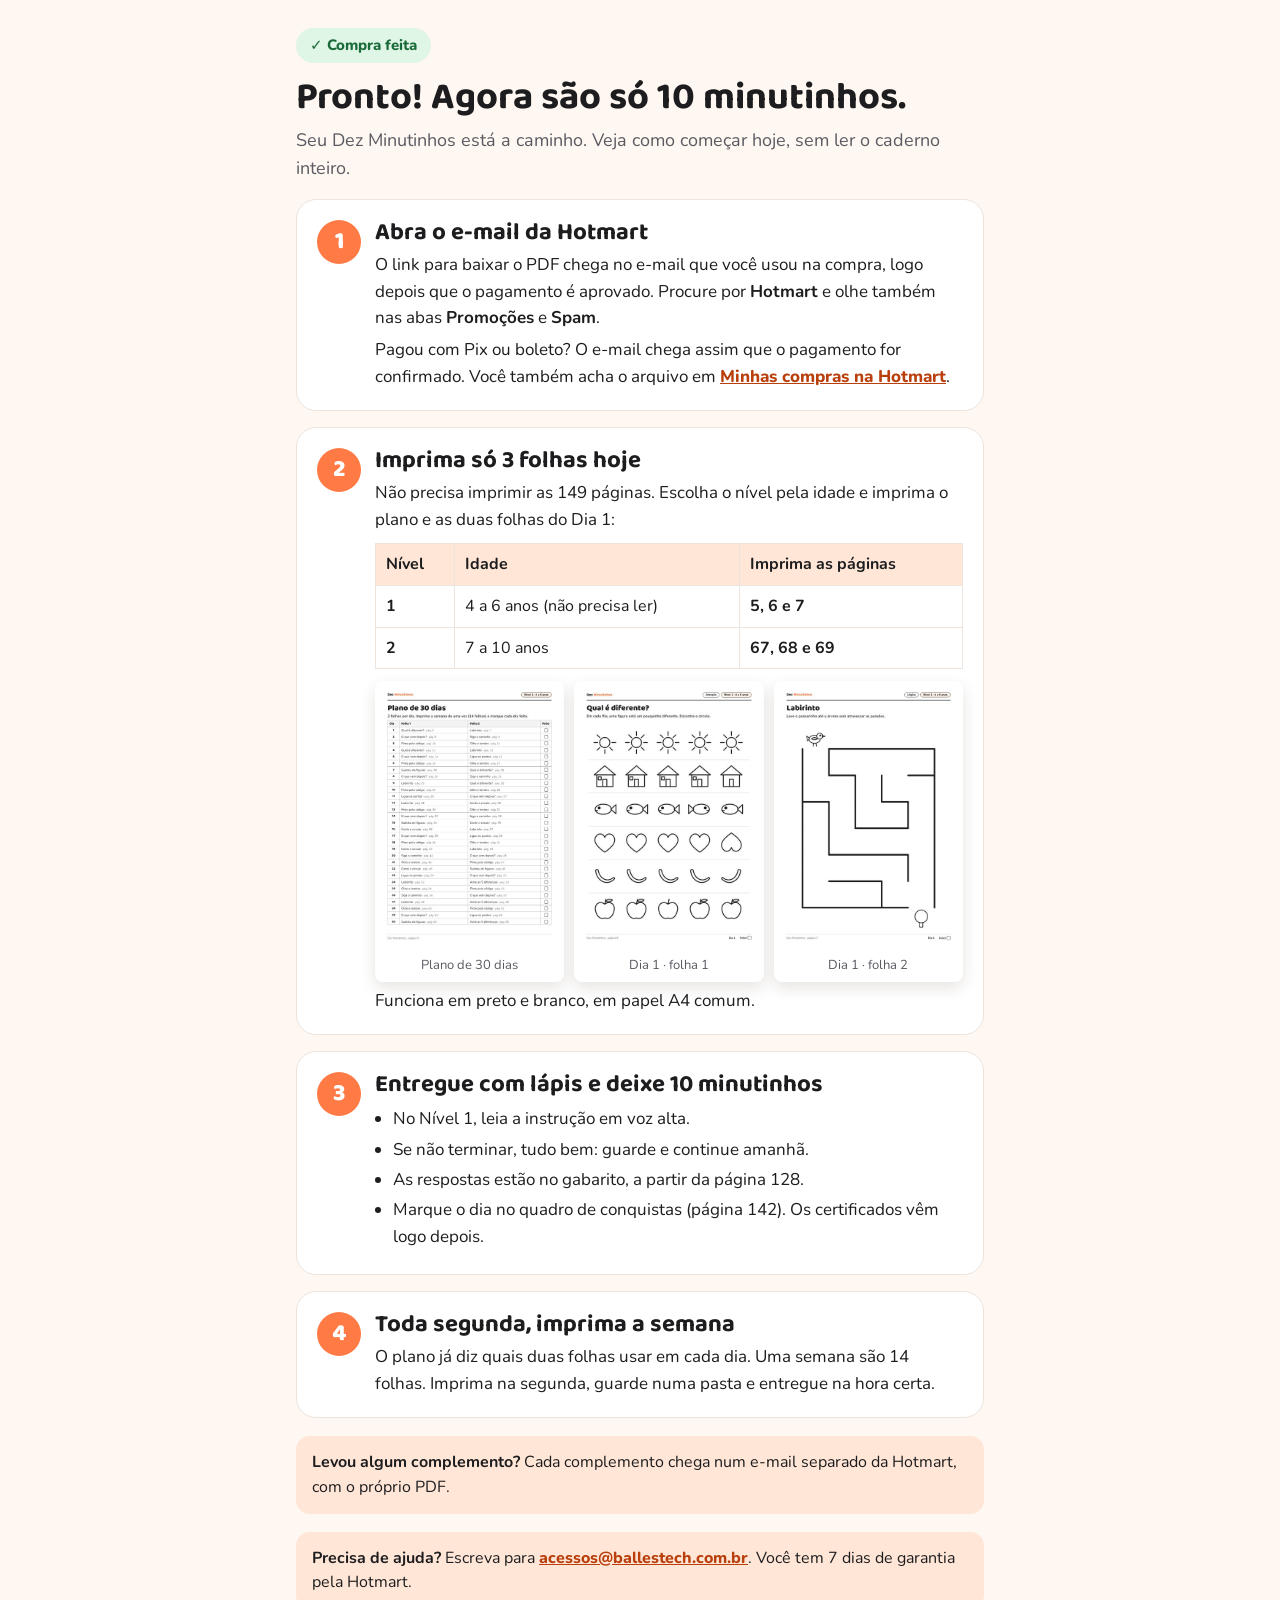
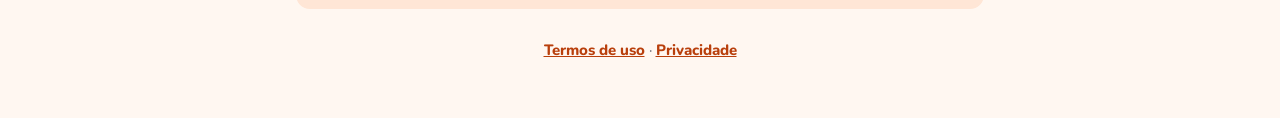
<file: publicado/dez-minutinhos/obrigado.html>
<!doctype html>
<html lang="pt-BR">
<head>
<meta charset="utf-8">
<meta name="viewport" content="width=device-width, initial-scale=1">
<title>Compra feita · Dez Minutinhos</title>
<meta name="robots" content="noindex, nofollow">
<meta name="theme-color" content="#ff7a45">
<!-- Meta Pixel: só PageView. A compra (Purchase) é enviada pela Hotmart, para não contar duas vezes. -->
<script>
!function(f,b,e,v,n,t,s){if(f.fbq)return;n=f.fbq=function(){n.callMethod?
n.callMethod.apply(n,arguments):n.queue.push(arguments)};if(!f._fbq)f._fbq=n;
n.push=n;n.loaded=!0;n.version='2.0';n.queue=[];t=b.createElement(e);t.async=!0;
t.src=v;s=b.getElementsByTagName(e)[0];s.parentNode.insertBefore(t,s)}(window,
document,'script','https://connect.facebook.net/en_US/fbevents.js');
fbq('init','2360537971467958');fbq('track','PageView');
</script>
<!-- /Meta Pixel -->
<style>
@font-face{font-family:'Baloo 2';font-weight:400 800;font-display:swap;src:url('fontes/Baloo2.woff2') format('woff2')}
@font-face{font-family:'Nunito';font-weight:200 1000;font-display:swap;src:url('fontes/Nunito.woff2') format('woff2')}
:root{--lar:#ff7a45;--lar-esc:#cf4a12;--lar-txt:#b93f0c;--tinta:#1d1d1f;--cinza:#5a5a62;--creme:#fff7f1;--pes:#ffe6d6;--menta:#dff5e6;--borda:#ece4dd}
*{box-sizing:border-box;margin:0;padding:0}
body{font-family:'Nunito',system-ui,sans-serif;color:var(--tinta);background:var(--creme);font-size:17px;line-height:1.55;-webkit-font-smoothing:antialiased}
img{max-width:100%;height:auto;display:block}
main{max-width:720px;margin:0 auto;padding:28px 16px 56px}
h1,h2{font-family:'Baloo 2',system-ui,sans-serif;line-height:1.1}
h1{font-size:38px;margin:14px 0 8px}h2{font-size:24px;margin-bottom:6px}
.selo{display:inline-block;background:var(--menta);color:#1b6b3a;font-weight:800;border-radius:999px;padding:6px 14px;font-size:15px}
.lead{color:var(--cinza);font-size:18px}
.passo{background:#fff;border:1px solid var(--borda);border-radius:20px;padding:20px;margin-top:16px;display:grid;grid-template-columns:44px 1fr;gap:14px}
.n{width:44px;height:44px;border-radius:50%;background:var(--lar);color:#fff;font-family:'Baloo 2',sans-serif;font-weight:800;font-size:24px;display:grid;place-items:center}
.passo p{margin-top:6px}.passo ul{margin:8px 0 0 18px}.passo li{margin:4px 0}
.tab{width:100%;border-collapse:collapse;margin-top:10px;font-size:16px}
.tab th,.tab td{border:1px solid var(--borda);padding:8px 10px;text-align:left}.tab th{background:var(--pes)}
.folhas{display:grid;grid-template-columns:repeat(3,1fr);gap:10px;margin-top:12px}
.folhas figure{background:#fff;border-radius:8px;box-shadow:0 6px 16px rgba(60,30,10,.12);overflow:hidden}
.folhas figcaption{font-size:13px;color:var(--cinza);padding:6px 8px;text-align:center}
.nota{background:var(--pes);border-radius:14px;padding:14px 16px;margin-top:18px;font-size:16px}
footer{margin-top:30px;color:var(--cinza);font-size:15px;text-align:center}
a{color:var(--lar-txt);font-weight:800}
</style>
</head>
<body>
<main>
  <span class="selo">✓ Compra feita</span>
  <h1>Pronto! Agora são só 10 minutinhos.</h1>
  <p class="lead">Seu Dez Minutinhos está a caminho. Veja como começar hoje, sem ler o caderno inteiro.</p>

  <section class="passo"><div class="n">1</div><div>
    <h2>Abra o e-mail da Hotmart</h2>
    <p>O link para baixar o PDF chega no e-mail que você usou na compra, logo depois que o pagamento é aprovado. Procure por <b>Hotmart</b> e olhe também nas abas <b>Promoções</b> e <b>Spam</b>.</p>
    <p>Pagou com Pix ou boleto? O e-mail chega assim que o pagamento for confirmado. Você também acha o arquivo em <a href="https://consumer.hotmart.com/" target="_blank" rel="noopener">Minhas compras na Hotmart</a>.</p>
  </div></section>

  <section class="passo"><div class="n">2</div><div>
    <h2>Imprima só 3 folhas hoje</h2>
    <p>Não precisa imprimir as 149 páginas. Escolha o nível pela idade e imprima o plano e as duas folhas do Dia 1:</p>
    <table class="tab">
      <tr><th>Nível</th><th>Idade</th><th>Imprima as páginas</th></tr>
      <tr><td><b>1</b></td><td>4 a 6 anos (não precisa ler)</td><td><b>5, 6 e 7</b></td></tr>
      <tr><td><b>2</b></td><td>7 a 10 anos</td><td><b>67, 68 e 69</b></td></tr>
    </table>
    <div class="folhas">
      <figure><img src="img/obrigado-plano.jpg" alt="Página do plano de 30 dias do Nível 1" loading="lazy" width="520" height="735"><figcaption>Plano de 30 dias</figcaption></figure>
      <figure><img src="img/obrigado-dia1a.jpg" alt="Primeira folha do Dia 1 do Nível 1" loading="lazy" width="520" height="736"><figcaption>Dia 1 · folha 1</figcaption></figure>
      <figure><img src="img/obrigado-dia1b.jpg" alt="Segunda folha do Dia 1 do Nível 1" loading="lazy" width="520" height="735"><figcaption>Dia 1 · folha 2</figcaption></figure>
    </div>
    <p>Funciona em preto e branco, em papel A4 comum.</p>
  </div></section>

  <section class="passo"><div class="n">3</div><div>
    <h2>Entregue com lápis e deixe 10 minutinhos</h2>
    <ul>
      <li>No Nível 1, leia a instrução em voz alta.</li>
      <li>Se não terminar, tudo bem: guarde e continue amanhã.</li>
      <li>As respostas estão no gabarito, a partir da página 128.</li>
      <li>Marque o dia no quadro de conquistas (página 142). Os certificados vêm logo depois.</li>
    </ul>
  </div></section>

  <section class="passo"><div class="n">4</div><div>
    <h2>Toda segunda, imprima a semana</h2>
    <p>O plano já diz quais duas folhas usar em cada dia. Uma semana são 14 folhas. Imprima na segunda, guarde numa pasta e entregue na hora certa.</p>
  </div></section>

  <div class="nota"><b>Levou algum complemento?</b> Cada complemento chega num e-mail separado da Hotmart, com o próprio PDF.</div>
  <div class="nota"><b>Precisa de ajuda?</b> Escreva para <a href="mailto:acessos@ballestech.com.br">acessos@ballestech.com.br</a>. Você tem 7 dias de garantia pela Hotmart.</div>

  <footer><a href="./termos.html">Termos de uso</a> · <a href="./privacidade.html">Privacidade</a></footer>
</main>
</body>
</html>
</file>
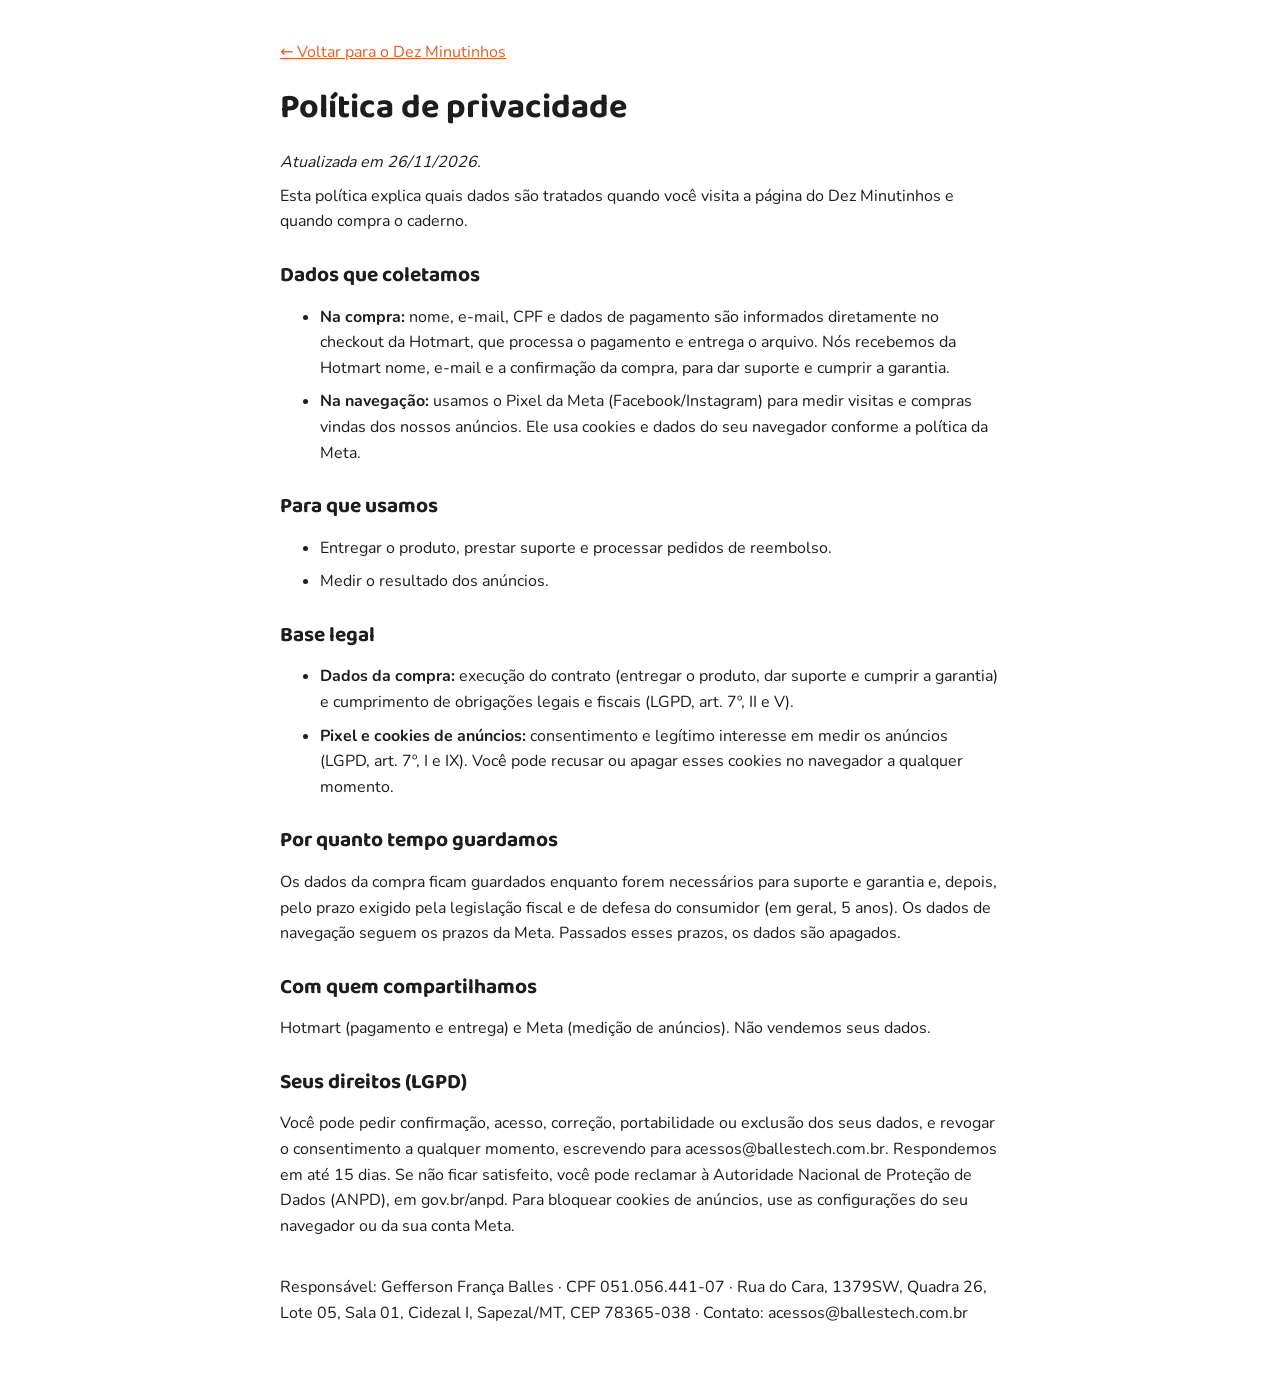
<file: publicado/dez-minutinhos/privacidade.html>
<!doctype html><html lang="pt-BR"><head><meta charset="utf-8"><meta name="viewport" content="width=device-width, initial-scale=1">
<title>Política de privacidade · Dez Minutinhos</title><meta name="robots" content="noindex">
<style>@font-face{font-family:'Nunito';font-weight:200 1000;src:url('fontes/Nunito.woff2') format('woff2')}
@font-face{font-family:'Baloo 2';font-weight:400 800;src:url('fontes/Baloo2.woff2') format('woff2')}
body{font-family:'Nunito',system-ui,sans-serif;color:#1d1d1f;background:#fff;margin:0;line-height:1.6;font-size:16px}
main{max-width:720px;margin:0 auto;padding:32px 16px 60px}h1,h2{font-family:'Baloo 2',sans-serif;line-height:1.15}
h1{font-size:34px}h2{font-size:21px;margin-top:28px}a{color:#e85d24}p,li{margin:8px 0}</style></head>
<body><main><p><a href="./">← Voltar para o Dez Minutinhos</a></p><h1>Política de privacidade</h1><p><em>Atualizada em 26/11/2026.</em></p>

<p>Esta política explica quais dados são tratados quando você visita a página do Dez Minutinhos e quando compra o caderno.</p>
<h2>Dados que coletamos</h2>
<ul><li><b>Na compra:</b> nome, e-mail, CPF e dados de pagamento são informados diretamente no checkout da Hotmart, que processa o pagamento e entrega o arquivo. Nós recebemos da Hotmart nome, e-mail e a confirmação da compra, para dar suporte e cumprir a garantia.</li>
<li><b>Na navegação:</b> usamos o Pixel da Meta (Facebook/Instagram) para medir visitas e compras vindas dos nossos anúncios. Ele usa cookies e dados do seu navegador conforme a política da Meta.</li></ul>
<h2>Para que usamos</h2>
<ul><li>Entregar o produto, prestar suporte e processar pedidos de reembolso.</li><li>Medir o resultado dos anúncios.</li></ul>
<h2>Base legal</h2>
<ul><li><b>Dados da compra:</b> execução do contrato (entregar o produto, dar suporte e cumprir a garantia) e cumprimento de obrigações legais e fiscais (LGPD, art. 7º, II e V).</li>
<li><b>Pixel e cookies de anúncios:</b> consentimento e legítimo interesse em medir os anúncios (LGPD, art. 7º, I e IX). Você pode recusar ou apagar esses cookies no navegador a qualquer momento.</li></ul>
<h2>Por quanto tempo guardamos</h2>
<p>Os dados da compra ficam guardados enquanto forem necessários para suporte e garantia e, depois, pelo prazo exigido pela legislação fiscal e de defesa do consumidor (em geral, 5 anos). Os dados de navegação seguem os prazos da Meta. Passados esses prazos, os dados são apagados.</p>
<h2>Com quem compartilhamos</h2>
<p>Hotmart (pagamento e entrega) e Meta (medição de anúncios). Não vendemos seus dados.</p>
<h2>Seus direitos (LGPD)</h2>
<p>Você pode pedir confirmação, acesso, correção, portabilidade ou exclusão dos seus dados, e revogar o consentimento a qualquer momento, escrevendo para acessos@ballestech.com.br. Respondemos em até 15 dias. Se não ficar satisfeito, você pode reclamar à Autoridade Nacional de Proteção de Dados (ANPD), em gov.br/anpd. Para bloquear cookies de anúncios, use as configurações do seu navegador ou da sua conta Meta.</p>
<p style="margin-top:36px">Responsável: Gefferson França Balles · CPF 051.056.441-07 · Rua do Cara, 1379SW, Quadra 26, Lote 05, Sala 01, Cidezal I, Sapezal/MT, CEP 78365-038 · Contato: acessos@ballestech.com.br</p></main></body></html>
</file>
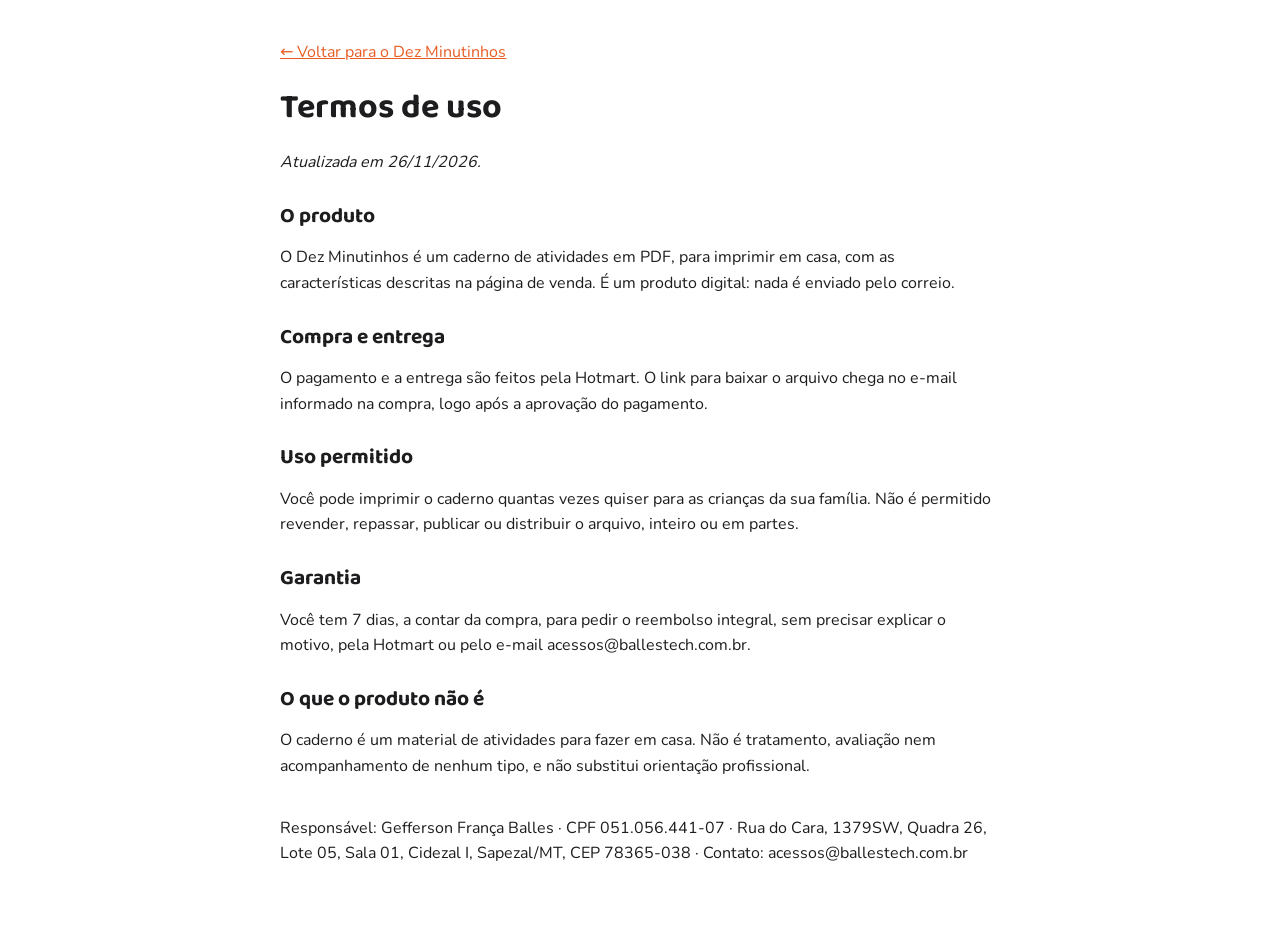
<file: publicado/dez-minutinhos/termos.html>
<!doctype html><html lang="pt-BR"><head><meta charset="utf-8"><meta name="viewport" content="width=device-width, initial-scale=1">
<title>Termos de uso · Dez Minutinhos</title><meta name="robots" content="noindex">
<style>@font-face{font-family:'Nunito';font-weight:200 1000;src:url('fontes/Nunito.woff2') format('woff2')}
@font-face{font-family:'Baloo 2';font-weight:400 800;src:url('fontes/Baloo2.woff2') format('woff2')}
body{font-family:'Nunito',system-ui,sans-serif;color:#1d1d1f;background:#fff;margin:0;line-height:1.6;font-size:16px}
main{max-width:720px;margin:0 auto;padding:32px 16px 60px}h1,h2{font-family:'Baloo 2',sans-serif;line-height:1.15}
h1{font-size:34px}h2{font-size:21px;margin-top:28px}a{color:#e85d24}p,li{margin:8px 0}</style></head>
<body><main><p><a href="./">← Voltar para o Dez Minutinhos</a></p><h1>Termos de uso</h1><p><em>Atualizada em 26/11/2026.</em></p>

<h2>O produto</h2>
<p>O Dez Minutinhos é um caderno de atividades em PDF, para imprimir em casa, com as características descritas na página de venda. É um produto digital: nada é enviado pelo correio.</p>
<h2>Compra e entrega</h2>
<p>O pagamento e a entrega são feitos pela Hotmart. O link para baixar o arquivo chega no e-mail informado na compra, logo após a aprovação do pagamento.</p>
<h2>Uso permitido</h2>
<p>Você pode imprimir o caderno quantas vezes quiser para as crianças da sua família. Não é permitido revender, repassar, publicar ou distribuir o arquivo, inteiro ou em partes.</p>
<h2>Garantia</h2>
<p>Você tem 7 dias, a contar da compra, para pedir o reembolso integral, sem precisar explicar o motivo, pela Hotmart ou pelo e-mail acessos@ballestech.com.br.</p>
<h2>O que o produto não é</h2>
<p>O caderno é um material de atividades para fazer em casa. Não é tratamento, avaliação nem acompanhamento de nenhum tipo, e não substitui orientação profissional.</p>
<p style="margin-top:36px">Responsável: Gefferson França Balles · CPF 051.056.441-07 · Rua do Cara, 1379SW, Quadra 26, Lote 05, Sala 01, Cidezal I, Sapezal/MT, CEP 78365-038 · Contato: acessos@ballestech.com.br</p></main></body></html>
</file>
